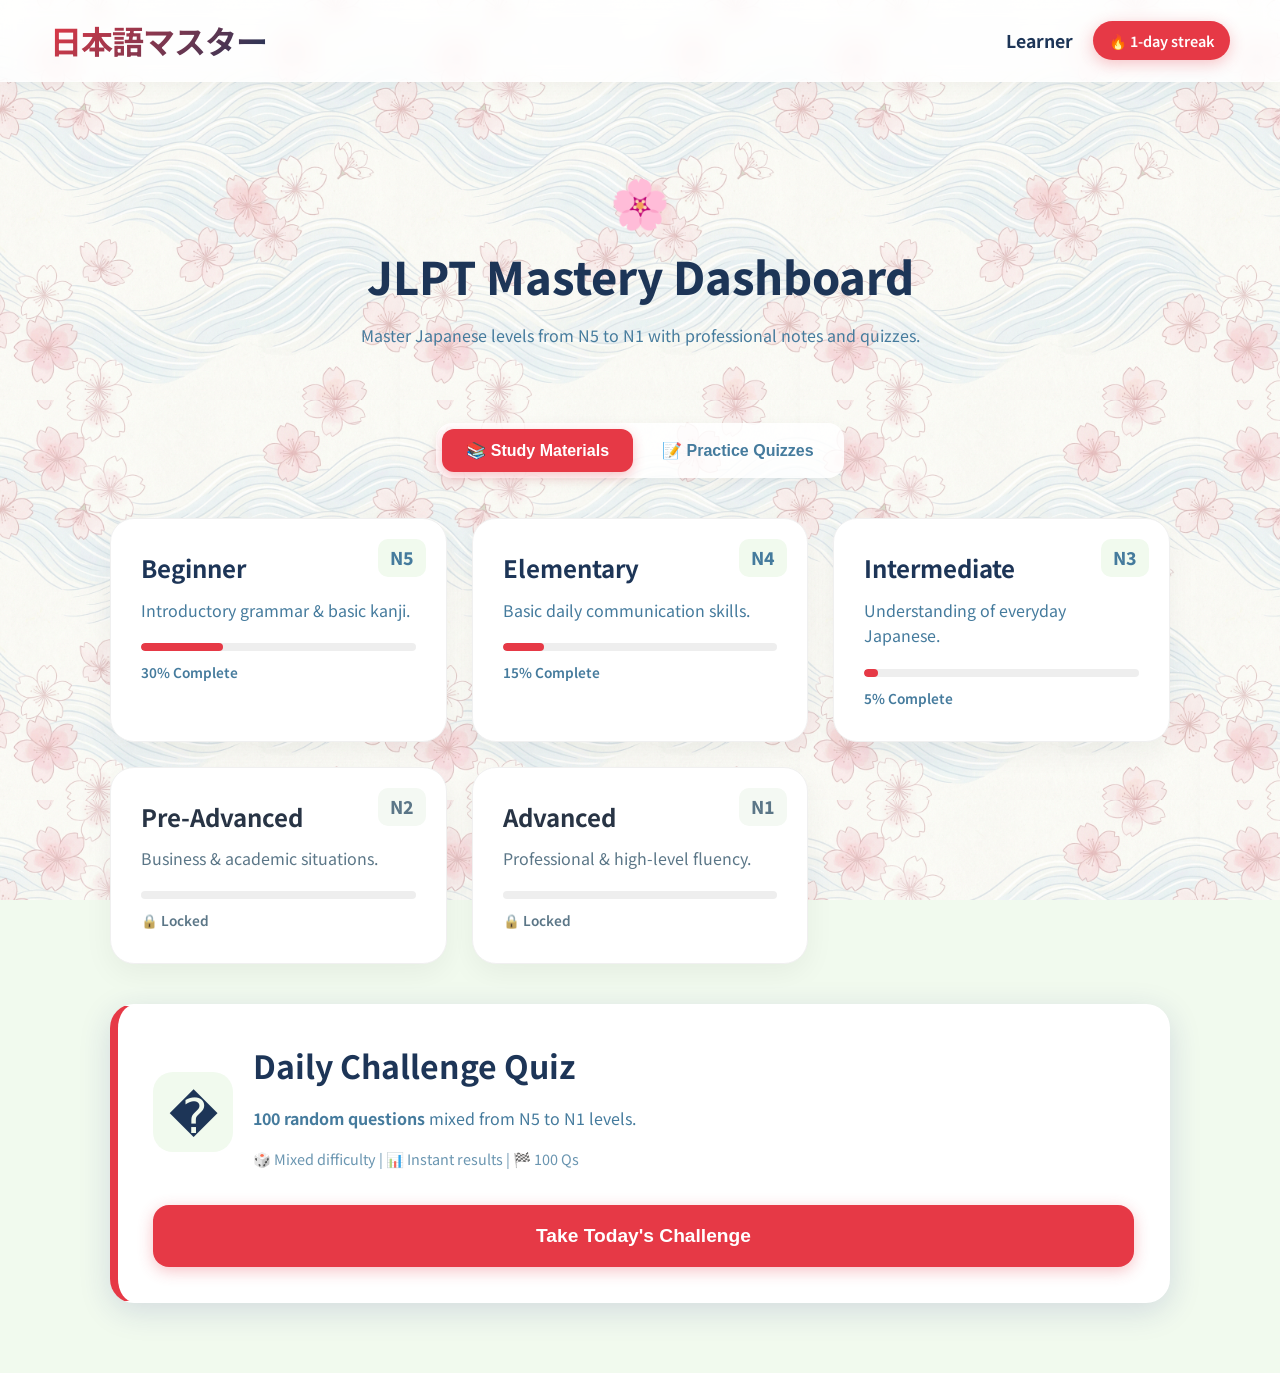
<file: index.html>
<!DOCTYPE html>
<html lang="en">

<head>
  <meta charset="UTF-8" />
  <meta name="viewport" content="width=device-width, initial-scale=1.0" />
  <title>日本語マスター | Dashboard</title>
  <link href="https://fonts.googleapis.com/css2?family=Noto+Sans+JP:wght@400;500;700;800&display=swap" rel="stylesheet">
  <link rel="stylesheet" href="css/style.css" />
  <style>
    /* Dashboard Specific Styles */
    .hero {
      padding: 40px 0;
      margin-bottom: 20px;
    }

    .sakura-icon {
      font-size: 3rem;
      margin-bottom: 10px;
      display: inline-block;
      animation: pulse 2s infinite;
    }

    @keyframes pulse {
      0% {
        transform: scale(1);
        opacity: 0.8;
      }

      50% {
        transform: scale(1.1);
        opacity: 1;
      }

      100% {
        transform: scale(1);
        opacity: 0.8;
      }
    }

    .tabs-container {
      display: flex;
      justify-content: center;
      margin-bottom: 40px;
    }

    .tabs {
      background: var(--glass);
      padding: 6px;
      border-radius: 16px;
      display: flex;
      gap: 5px;
      box-shadow: 0 4px 15px rgba(0, 0, 0, 0.05);
    }

    .tab-btn {
      padding: 12px 24px;
      border: none;
      background: transparent;
      border-radius: 12px;
      cursor: pointer;
      font-weight: 700;
      color: var(--text-light);
      transition: var(--transition);
      font-size: 1rem;
    }

    .tab-btn.active {
      background: var(--primary);
      color: white;
      box-shadow: 0 4px 12px rgba(230, 57, 70, 0.3);
    }

    .level-grid {
      display: grid;
      grid-template-columns: repeat(auto-fit, minmax(300px, 1fr));
      gap: 25px;
      margin-bottom: 40px;
    }

    .premium-card {
      background: var(--white);
      padding: 30px;
      border-radius: 24px;
      box-shadow: 0 10px 30px rgba(0, 0, 0, 0.05);
      transition: var(--transition);
      cursor: pointer;
      position: relative;
      overflow: hidden;
      border: 1px solid #f0f0f0;
    }

    .premium-card:hover {
      transform: translateY(-8px);
      box-shadow: 0 20px 40px rgba(0, 0, 0, 0.1);
      border-color: var(--primary);
    }

    .premium-card h3 {
      font-size: 1.5rem;
      margin-bottom: 10px;
      color: var(--secondary);
    }

    .level-badge {
      position: absolute;
      top: 20px;
      right: 20px;
      background: var(--light);
      color: var(--accent);
      padding: 5px 12px;
      border-radius: 10px;
      font-weight: 800;
      font-size: 1.1rem;
    }

    .progress-container {
      margin-top: 20px;
    }

    .progress-track {
      height: 8px;
      background: #eee;
      border-radius: 10px;
      overflow: hidden;
      margin-bottom: 8px;
    }

    .progress-fill {
      height: 100%;
      background: var(--primary);
      border-radius: 10px;
      transition: width 1s ease-in-out;
    }

    .premium-card span {
      font-size: 0.85rem;
      font-weight: 600;
      color: var(--text-light);
    }

    .locked {
      opacity: 0.8;
      filter: grayscale(0.5);
    }

    .featured-card {
      background: linear-gradient(135deg, var(--secondary), #2a9d8f);
      color: white;
      text-align: center;
    }

    .featured-card h2,
    .featured-card p {
      color: white;
    }

    .featured-badge {
      display: inline-block;
      background: rgba(255, 255, 255, 0.2);
      padding: 5px 15px;
      border-radius: 50px;
      font-size: 0.8rem;
      text-transform: uppercase;
      letter-spacing: 1px;
      margin-bottom: 15px;
    }

    .daily-challenge {
      background: var(--white);
      border-left: 8px solid var(--primary);
      display: flex;
      flex-direction: column;
      gap: 20px;
    }

    .challenge-header {
      display: flex;
      align-items: center;
      gap: 20px;
    }

    .challenge-icon {
      font-size: 3rem;
      background: var(--light);
      width: 80px;
      height: 80px;
      display: flex;
      align-items: center;
      justify-content: center;
      border-radius: 20px;
    }

    .daily-quiz-btn {
      background: var(--primary);
      color: white;
      border: none;
      padding: 20px;
      border-radius: 16px;
      font-size: 1.2rem;
      font-weight: 700;
      cursor: pointer;
      transition: var(--transition);
      width: 100%;
      box-shadow: 0 4px 15px rgba(230, 57, 70, 0.3);
    }

    .daily-quiz-btn:hover {
      transform: scale(1.02);
      box-shadow: 0 8px 25px rgba(230, 57, 70, 0.4);
    }

    .meta {
      font-size: 0.9rem;
      margin-top: 5px;
      opacity: 0.8;
    }
  </style>
</head>

<body>
  <nav class="navbar animate-fade">
    <div class="logo">日本語マスター</div>
    <div class="user-info">
      <span class="username">Learner</span>
      <span class="streak">🔥 1-day streak</span>
    </div>
  </nav>

  <div class="container animate-fade">
    <header class="hero text-center mb-4">
      <div class="sakura-icon">🌸</div>
      <h1>JLPT Mastery Dashboard</h1>
      <p>Master Japanese levels from N5 to N1 with professional notes and quizzes.</p>
    </header>

    <!-- Tabs -->
    <div class="tabs-container">
      <div class="tabs">
        <button class="tab-btn active" id="tab-study" onclick="showSection('study')">📚 Study Materials</button>
        <button class="tab-btn" id="tab-quiz" onclick="showSection('quiz')">📝 Practice Quizzes</button>
      </div>
    </div>

    <!-- Study Section -->
    <div id="studySection" class="animate-fade">
      <div class="level-grid">
        <!-- N5 -->
        <div class="premium-card animate-slide" onclick="window.location.href='study-materials.html?level=N5'">
          <div class="level-badge">N5</div>
          <h3>Beginner</h3>
          <p>Introductory grammar & basic kanji.</p>
          <div class="progress-container">
            <div class="progress-track">
              <div class="progress-fill" style="width:30%"></div>
            </div>
            <span>30% Complete</span>
          </div>
        </div>

        <!-- N4 -->
        <div class="premium-card animate-slide" style="animation-delay: 0.1s"
          onclick="window.location.href='study-materials.html?level=N4'">
          <div class="level-badge">N4</div>
          <h3>Elementary</h3>
          <p>Basic daily communication skills.</p>
          <div class="progress-container">
            <div class="progress-track">
              <div class="progress-fill" style="width:15%"></div>
            </div>
            <span>15% Complete</span>
          </div>
        </div>

        <!-- N3 -->
        <div class="premium-card animate-slide" style="animation-delay: 0.2s"
          onclick="window.location.href='study-materials.html?level=N3'">
          <div class="level-badge">N3</div>
          <h3>Intermediate</h3>
          <p>Understanding of everyday Japanese.</p>
          <div class="progress-container">
            <div class="progress-track">
              <div class="progress-fill" style="width:5%"></div>
            </div>
            <span>5% Complete</span>
          </div>
        </div>

        <!-- N2 -->
        <div class="premium-card locked animate-slide" style="animation-delay: 0.3s"
          onclick="window.location.href='study-materials.html?level=N2'">
          <div class="level-badge">N2</div>
          <h3>Pre-Advanced</h3>
          <p>Business & academic situations.</p>
          <div class="progress-container">
            <div class="progress-track">
              <div class="progress-fill" style="width:0%"></div>
            </div>
            <span>🔒 Locked</span>
          </div>
        </div>

        <!-- N1 -->
        <div class="premium-card locked animate-slide" style="animation-delay: 0.4s"
          onclick="window.location.href='study-materials.html?level=N1'">
          <div class="level-badge">N1</div>
          <h3>Advanced</h3>
          <p>Professional & high-level fluency.</p>
          <div class="progress-container">
            <div class="progress-track">
              <div class="progress-fill" style="width:0%"></div>
            </div>
            <span>🔒 Locked</span>
          </div>
        </div>
      </div>
    </div>

    <!-- Quiz Section -->
    <div id="quizSection" class="animate-fade" style="display:none;">
      <div class="card featured-card animate-slide">
        <div class="featured-badge">JLPT Arena</div>
        <h2>📝 JLPT Practice Exam</h2>
        <p>Test your knowledge with randomized questions tailored for each JLPT level.</p>
        <p style="opacity: 0.9; font-size: 0.95rem; margin-bottom: 25px;">
          🔁 Questions are shuffled every time you start a new session.
        </p>
        <button class="btn btn-primary" style="padding: 16px 40px; font-size: 1.2rem;"
          onclick="window.location.href='quiz.html'">
          🚀 Start Level Quiz
        </button>
      </div>
    </div>

    <!-- Daily Quiz Section -->
    <div class="card daily-challenge animate-fade">
      <div class="challenge-header">
        <div class="challenge-icon">�</div>
        <div class="challenge-text">
          <h2>Daily Challenge Quiz</h2>
          <p><strong>100 random questions</strong> mixed from N5 to N1 levels.</p>
          <p class="meta">🎲 Mixed difficulty | 📊 Instant results | 🏁 100 Qs</p>
        </div>
      </div>
      <button class="daily-quiz-btn" onclick="startDailyQuiz()">
        Take Today's Challenge
      </button>
    </div>
  </div>

  <script src="js/app.js"></script>
</body>

</html>
</file>
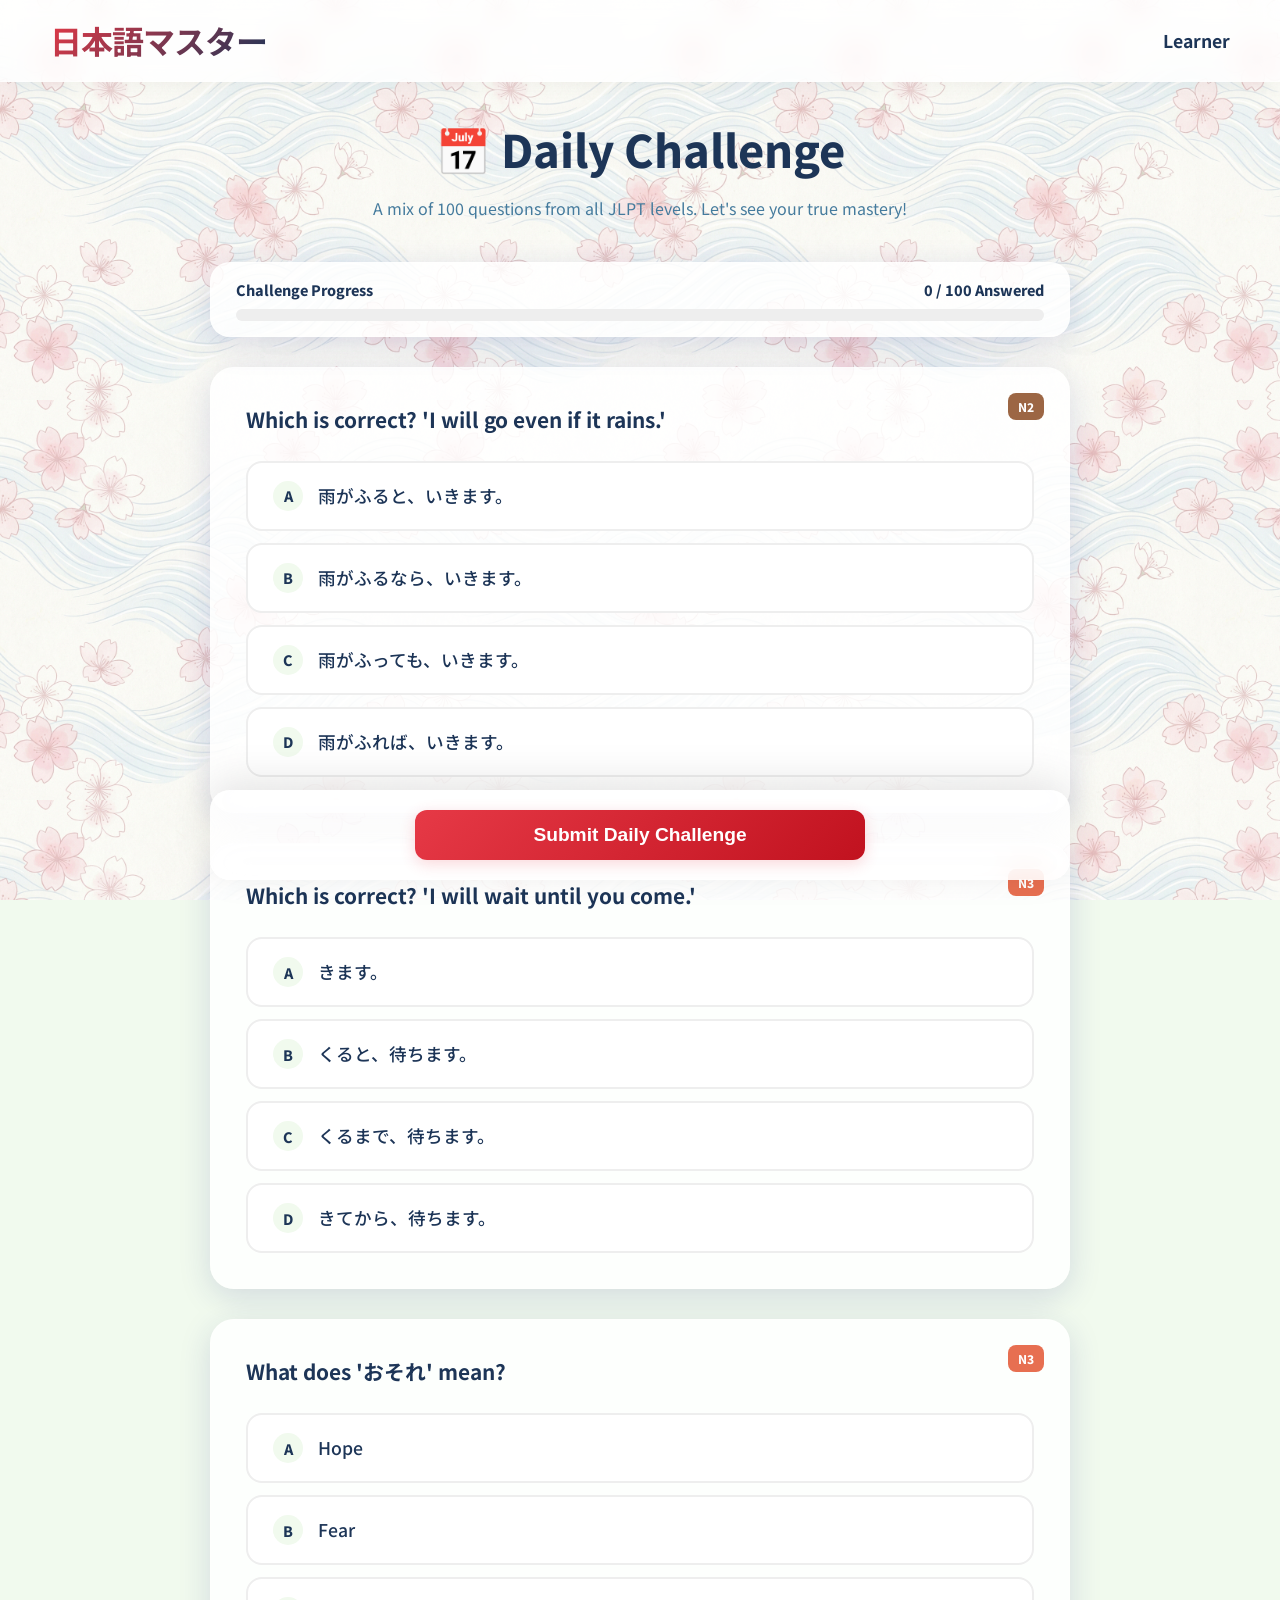
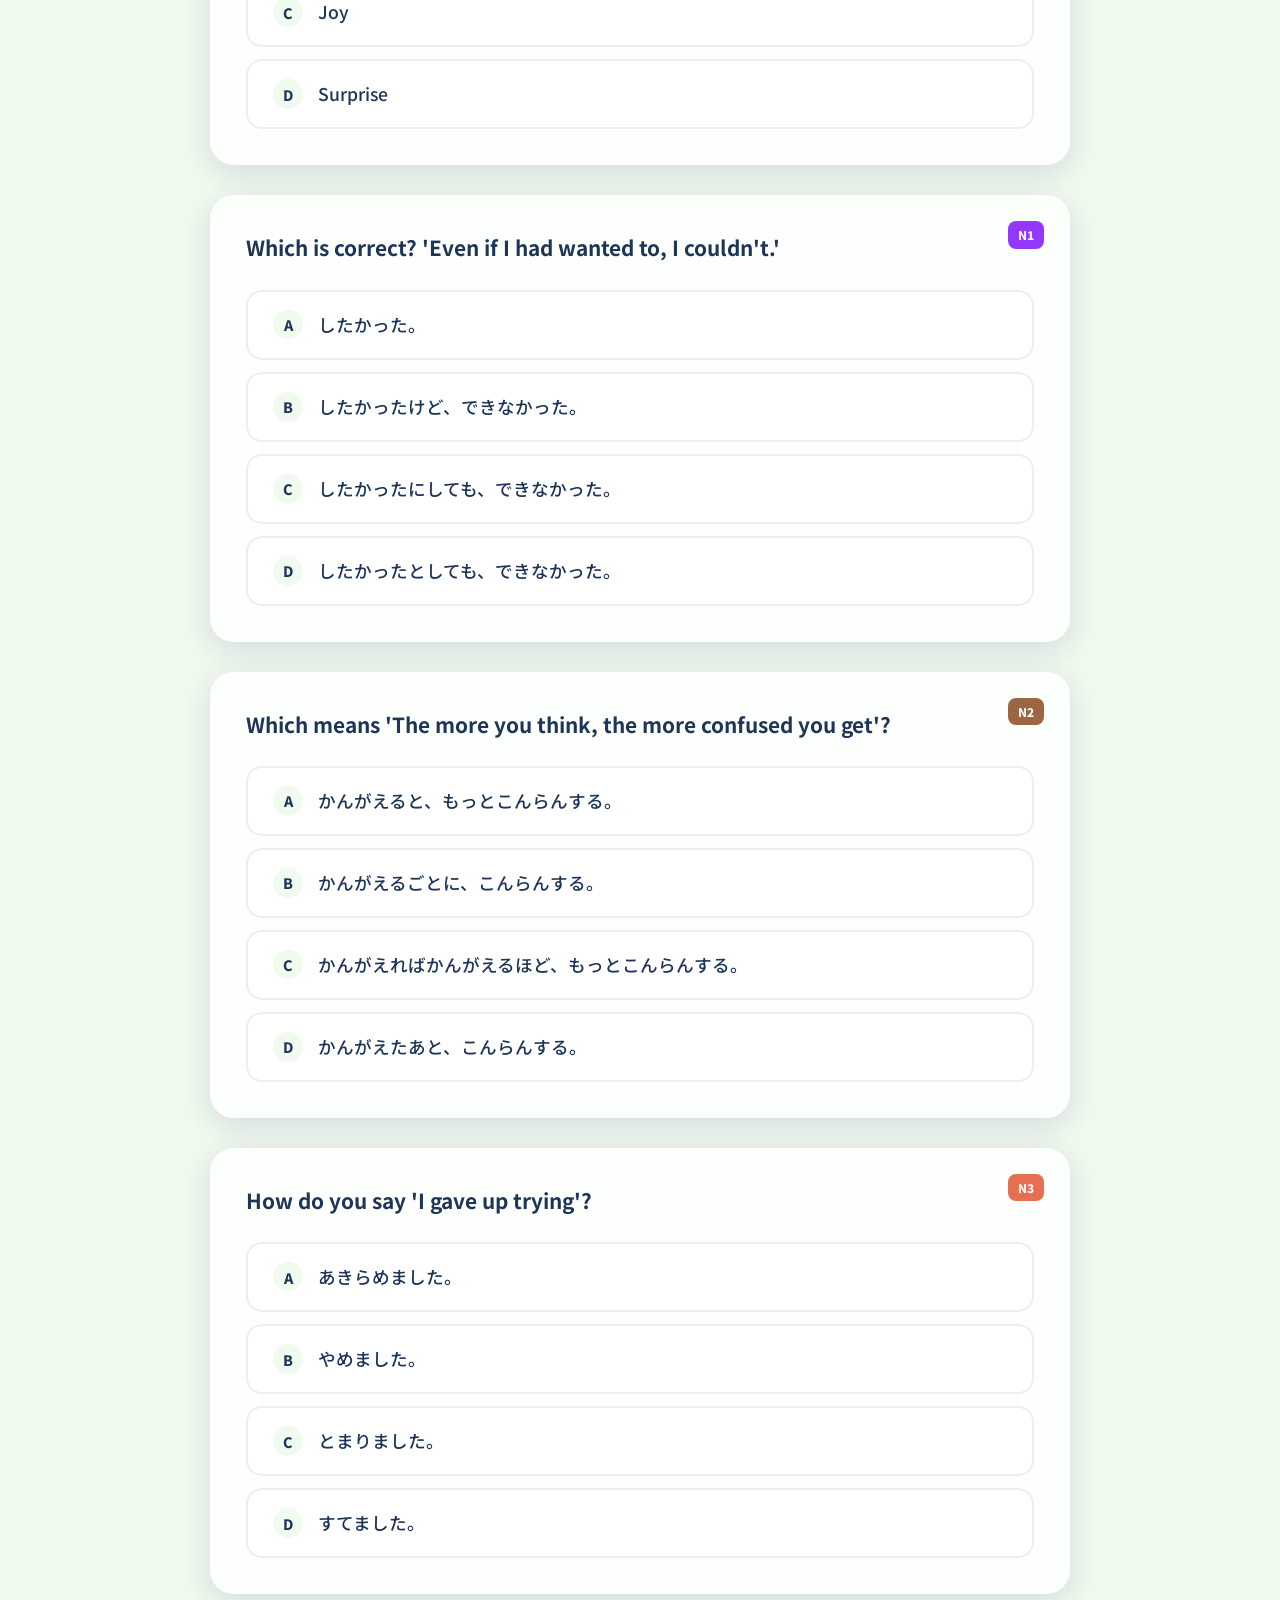
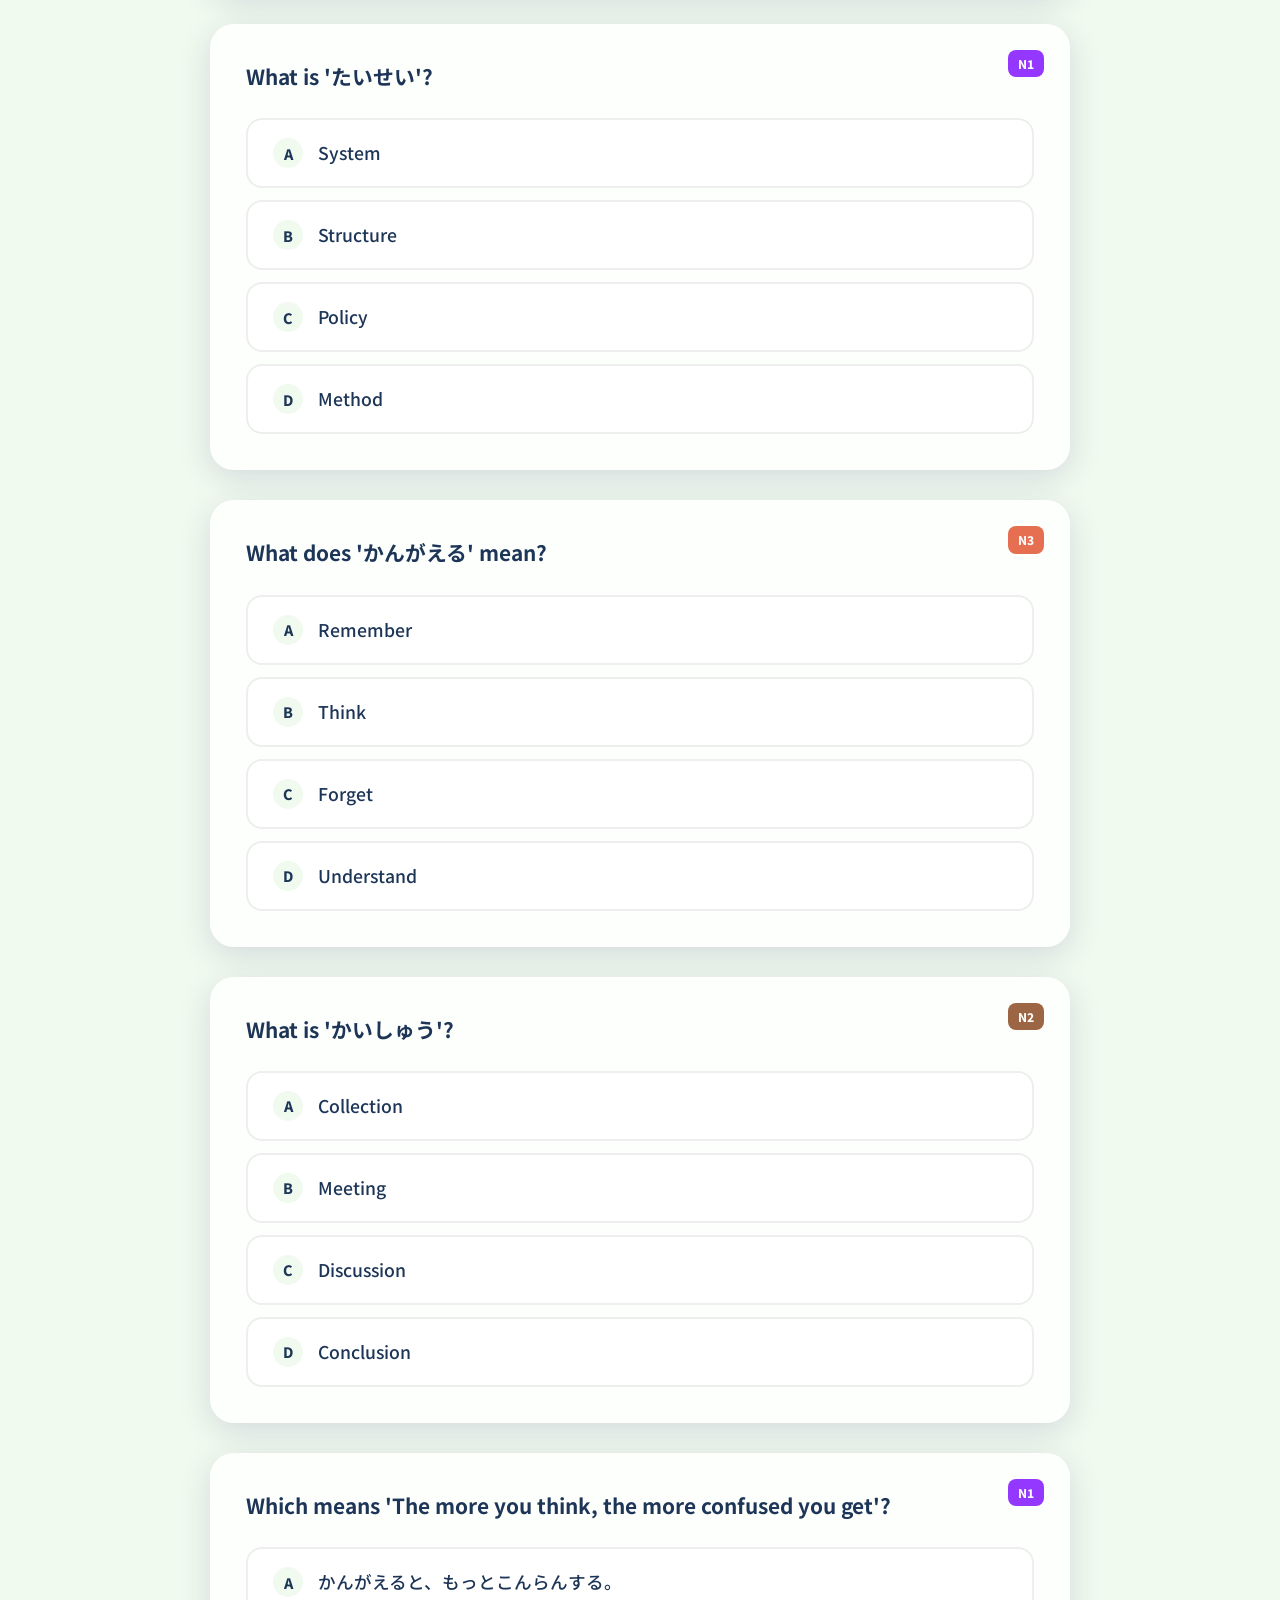
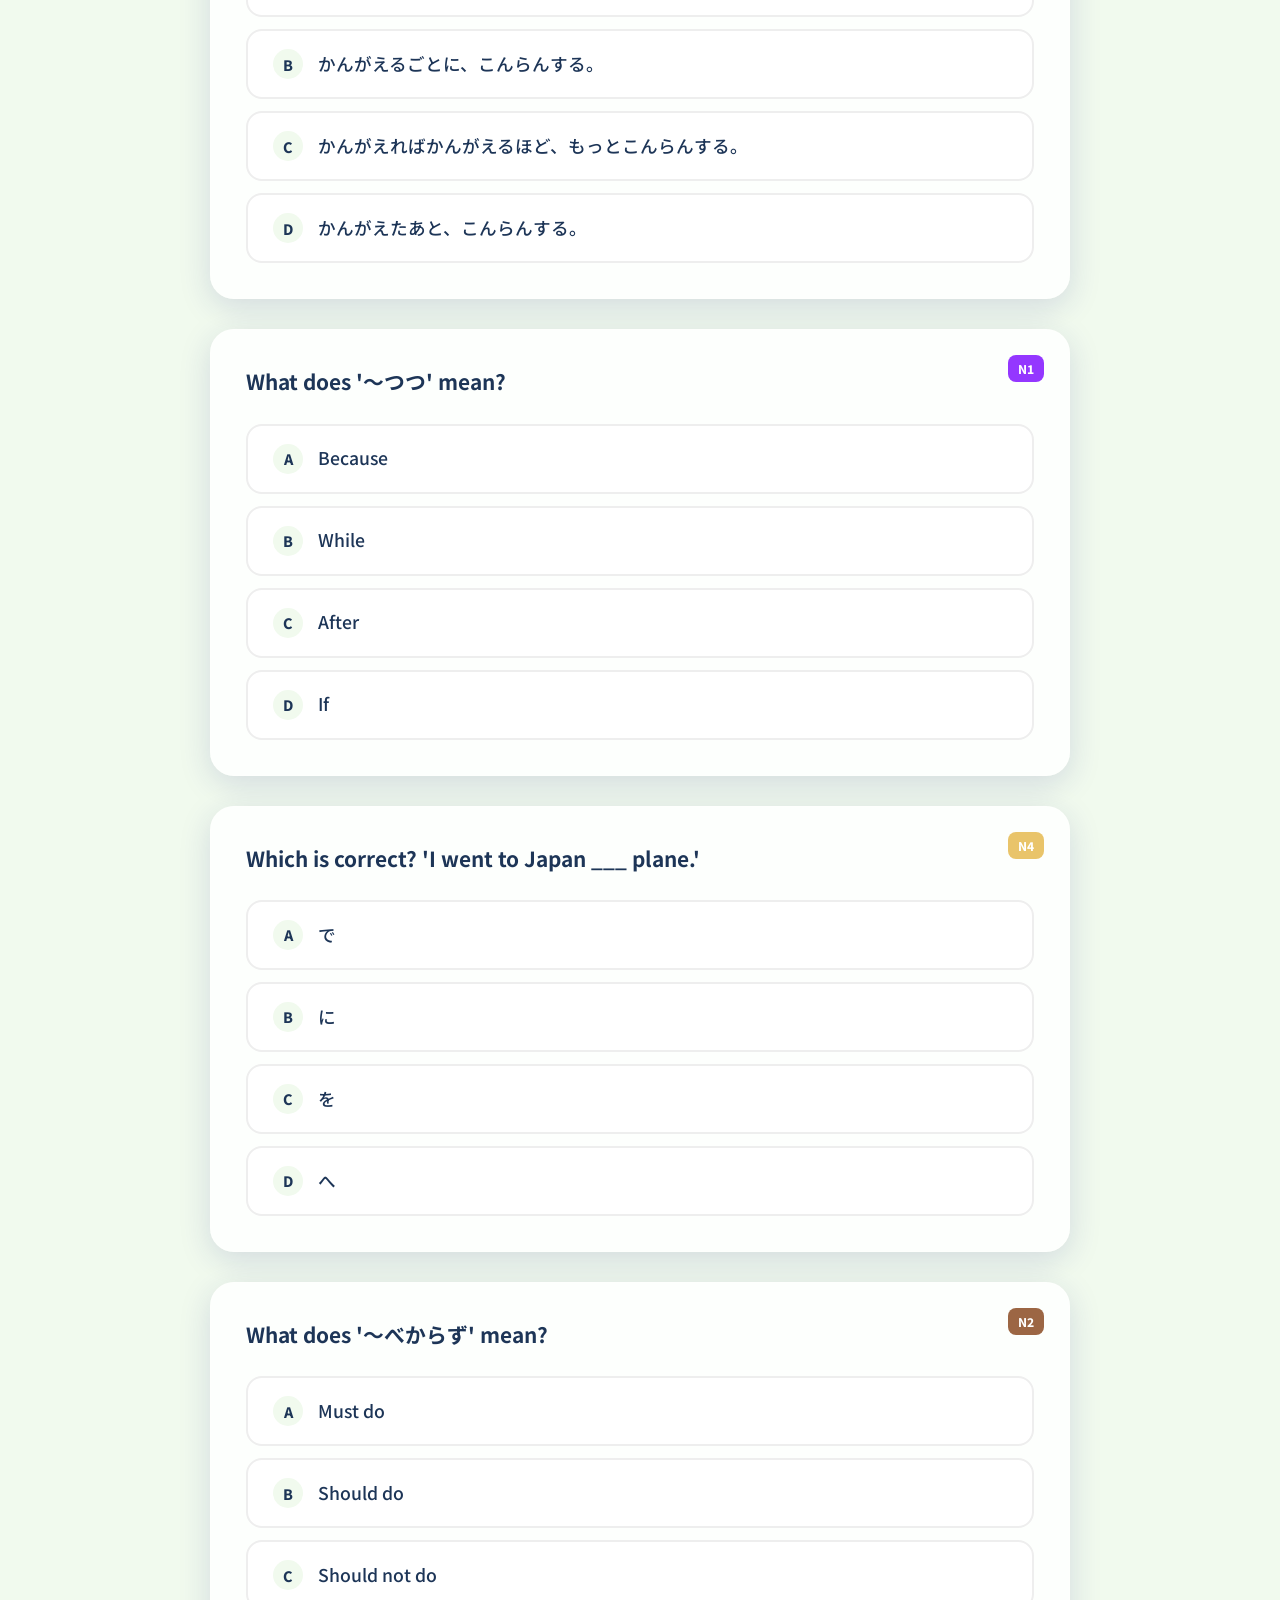
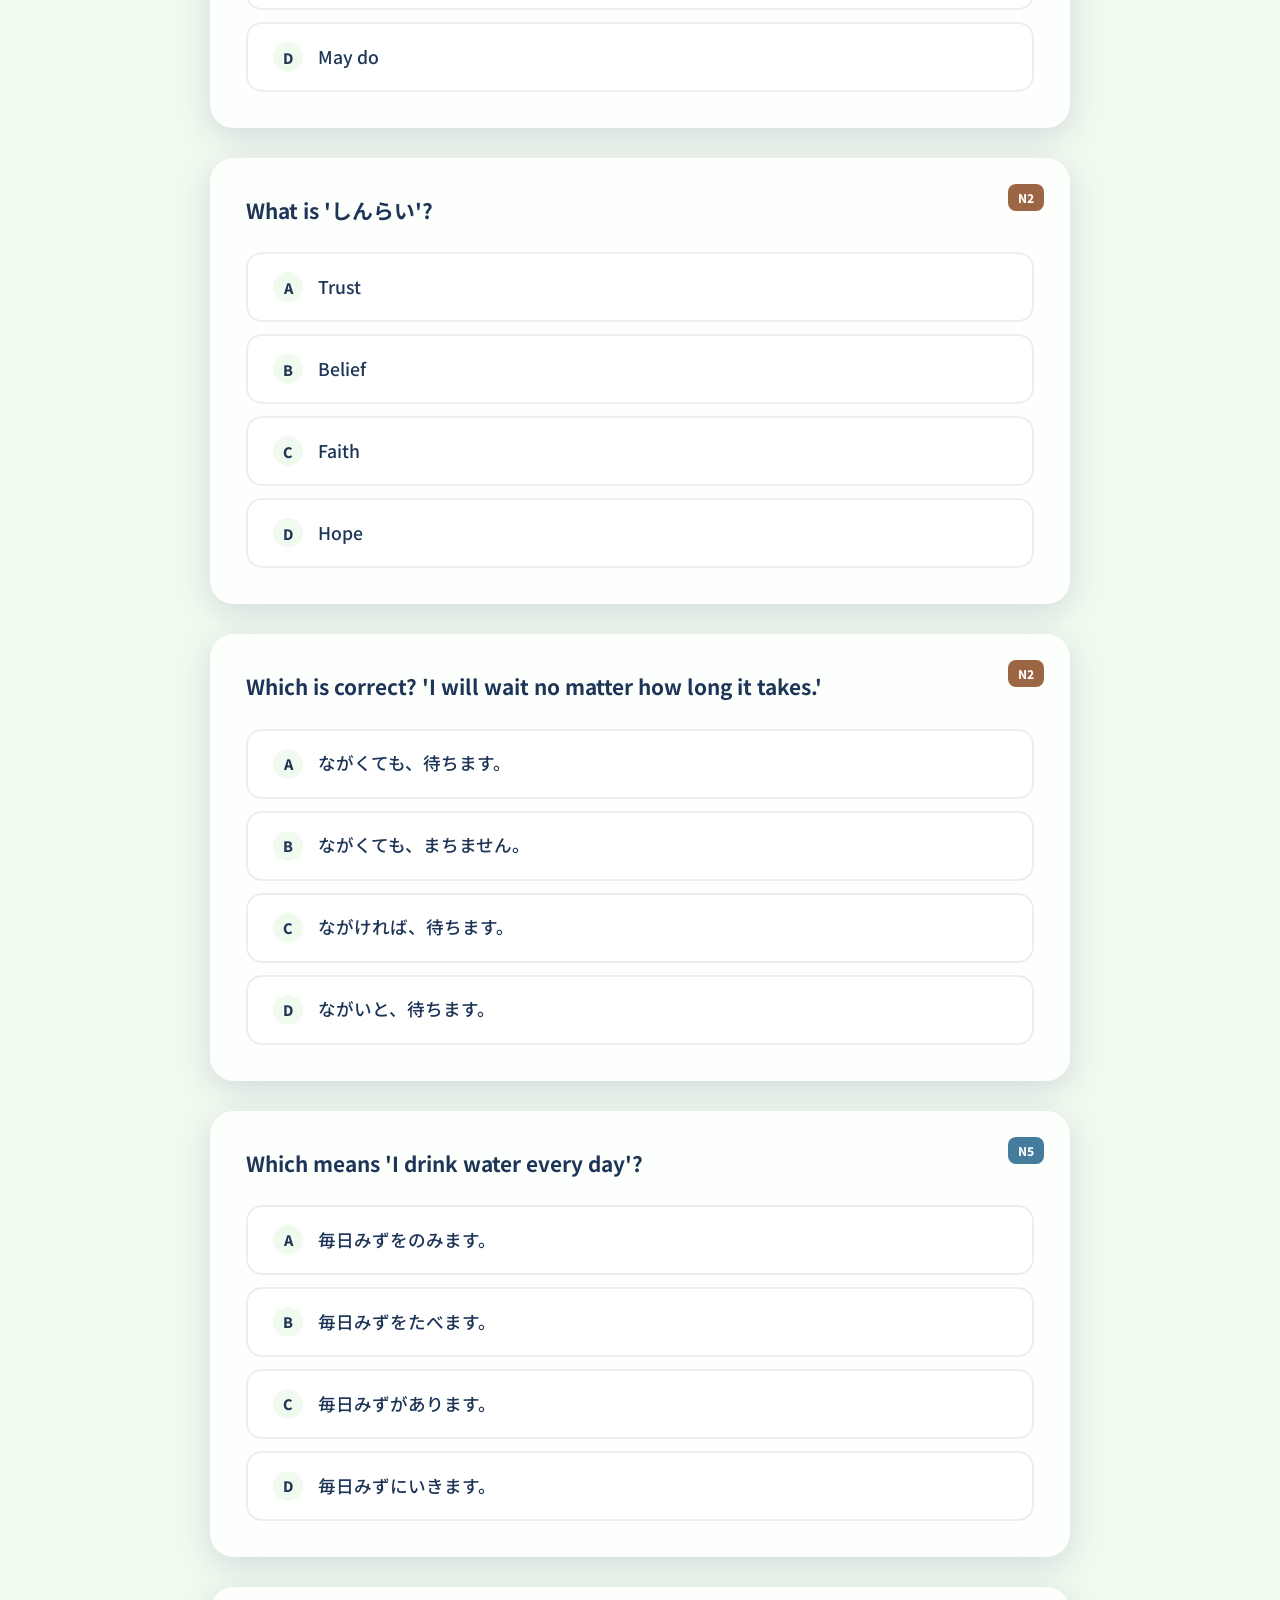
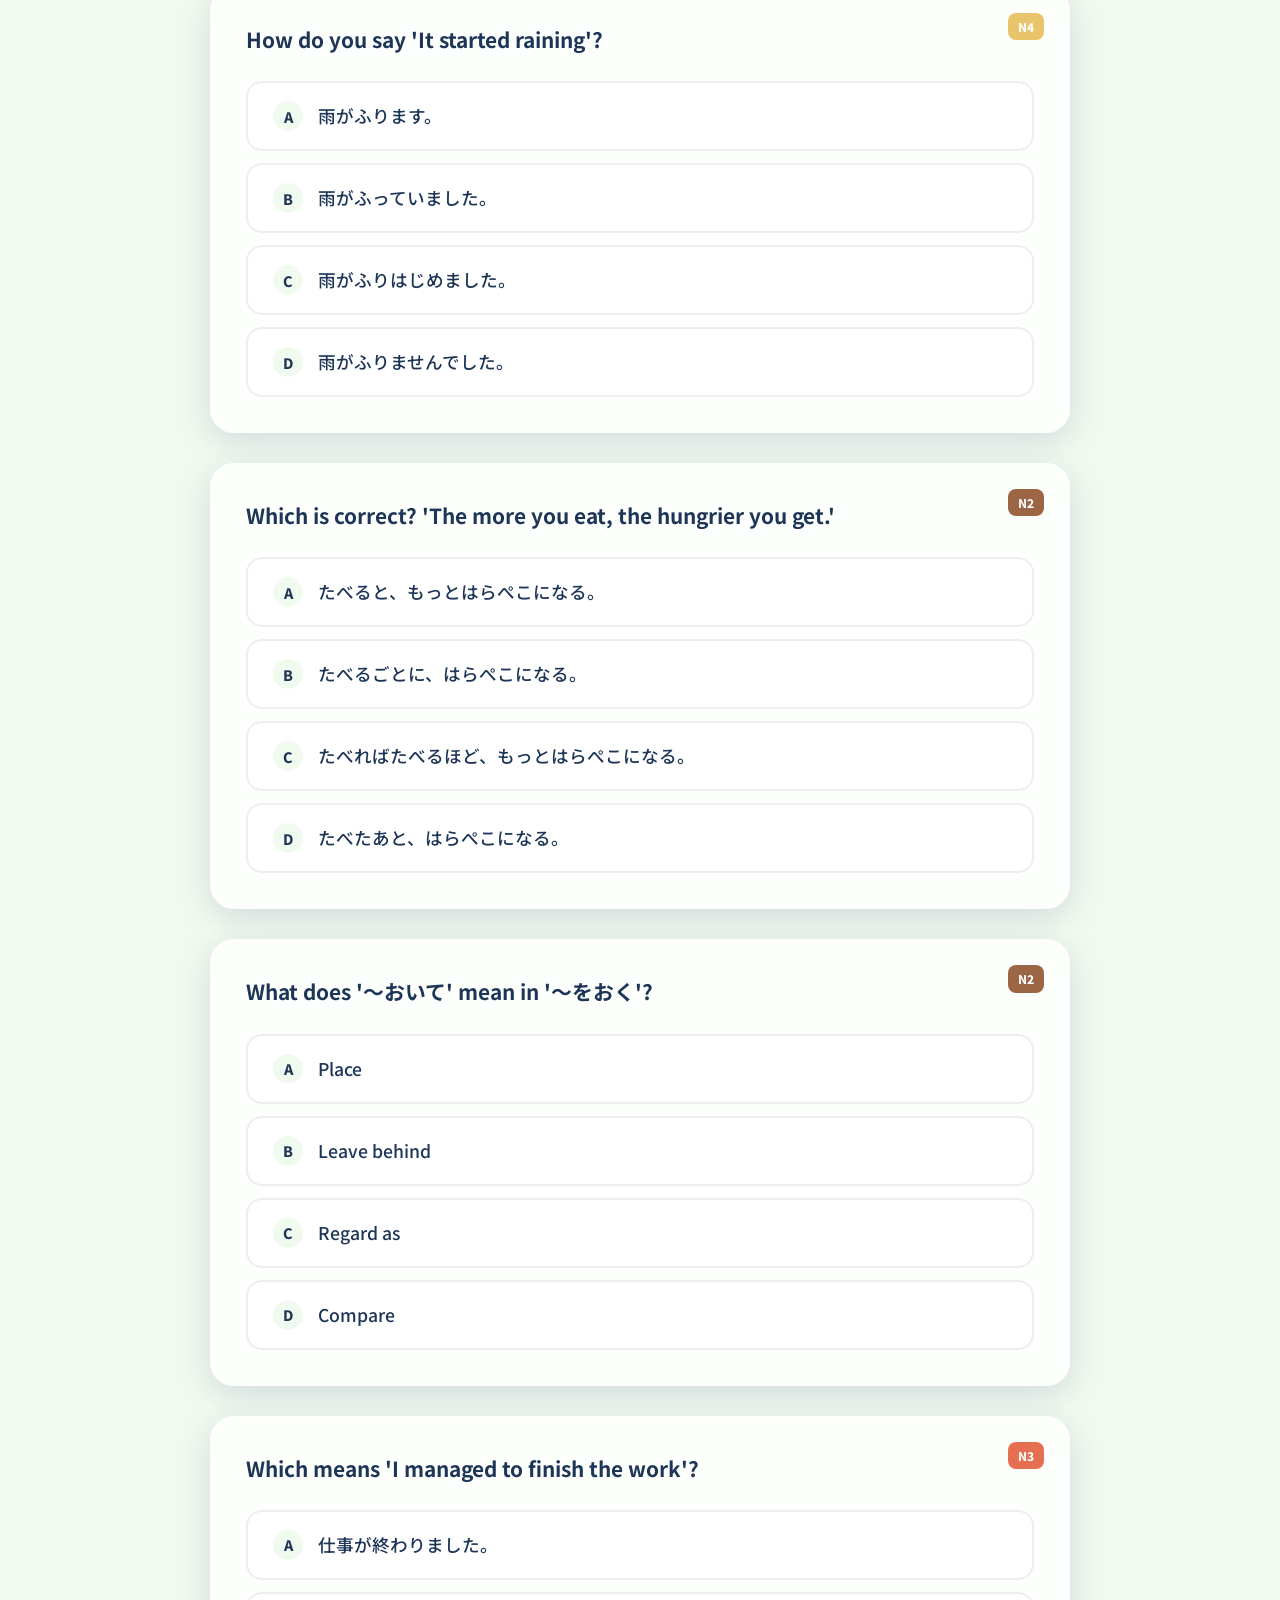
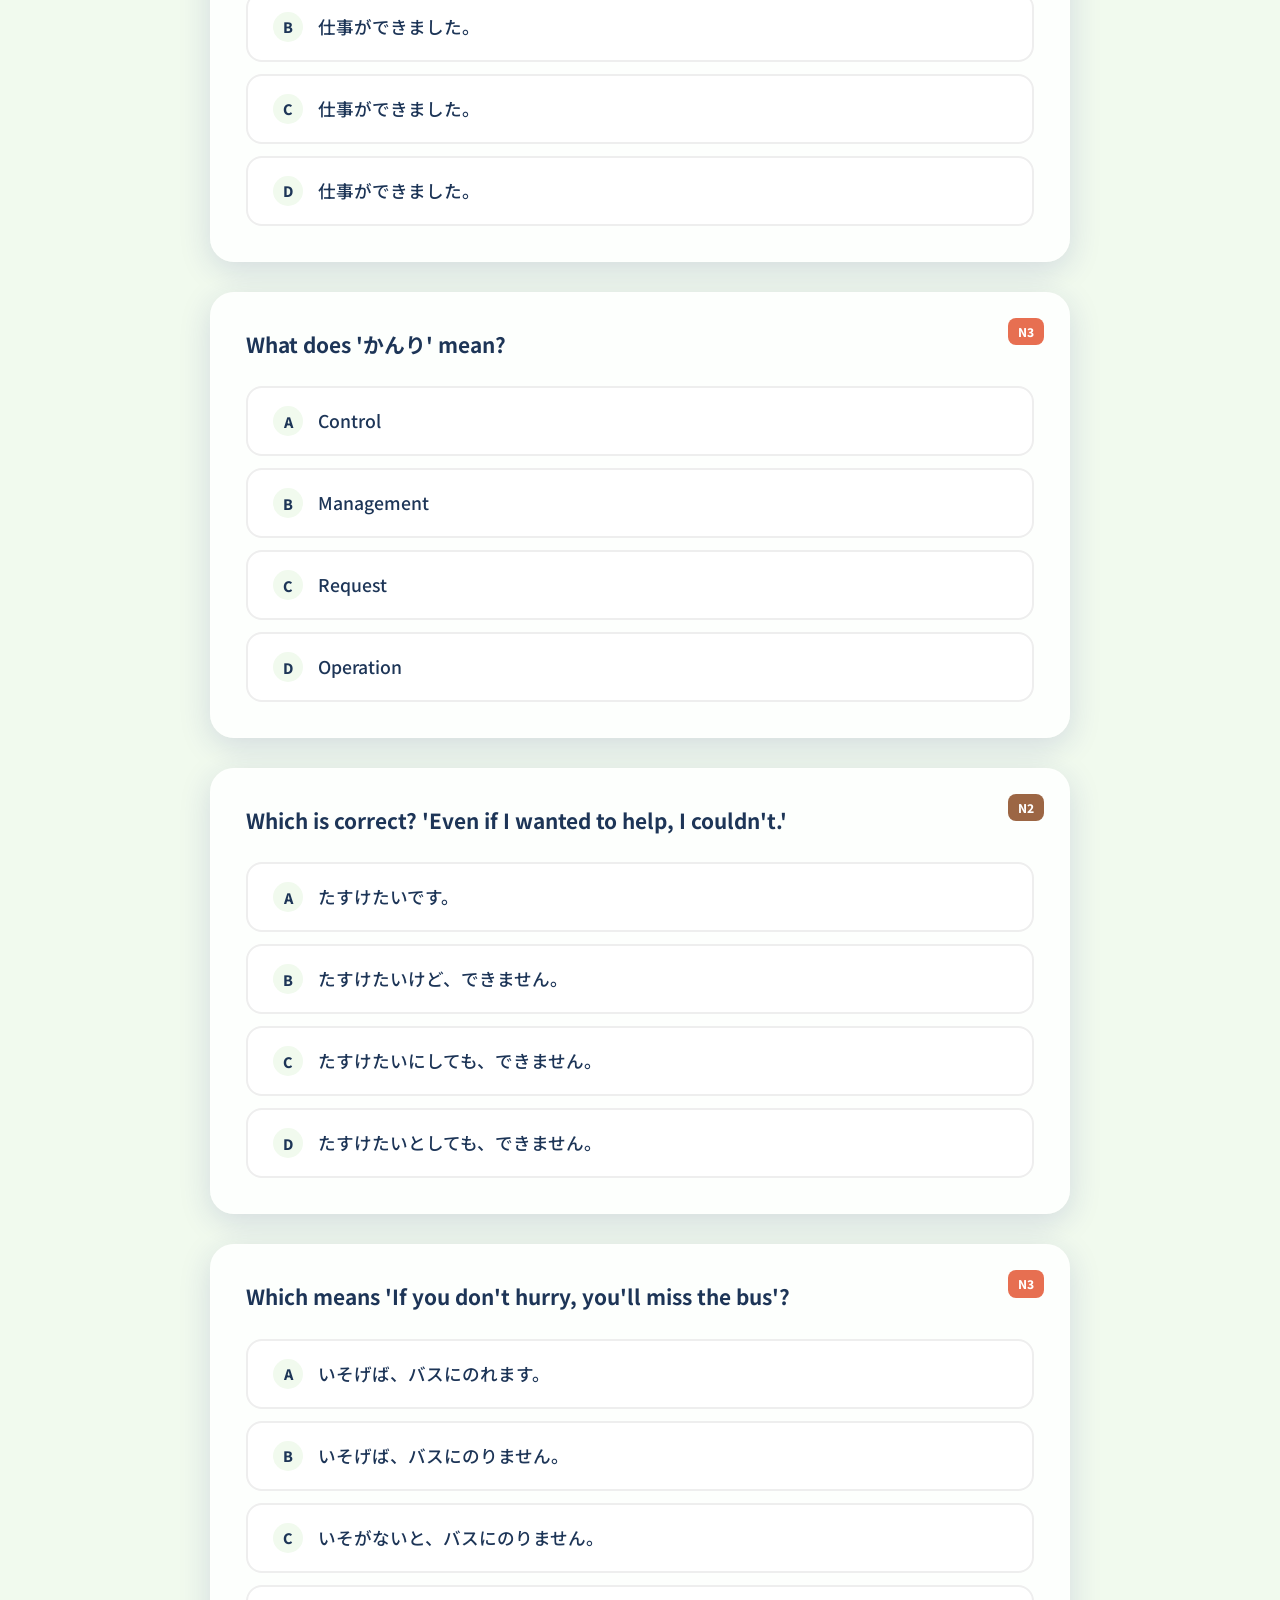
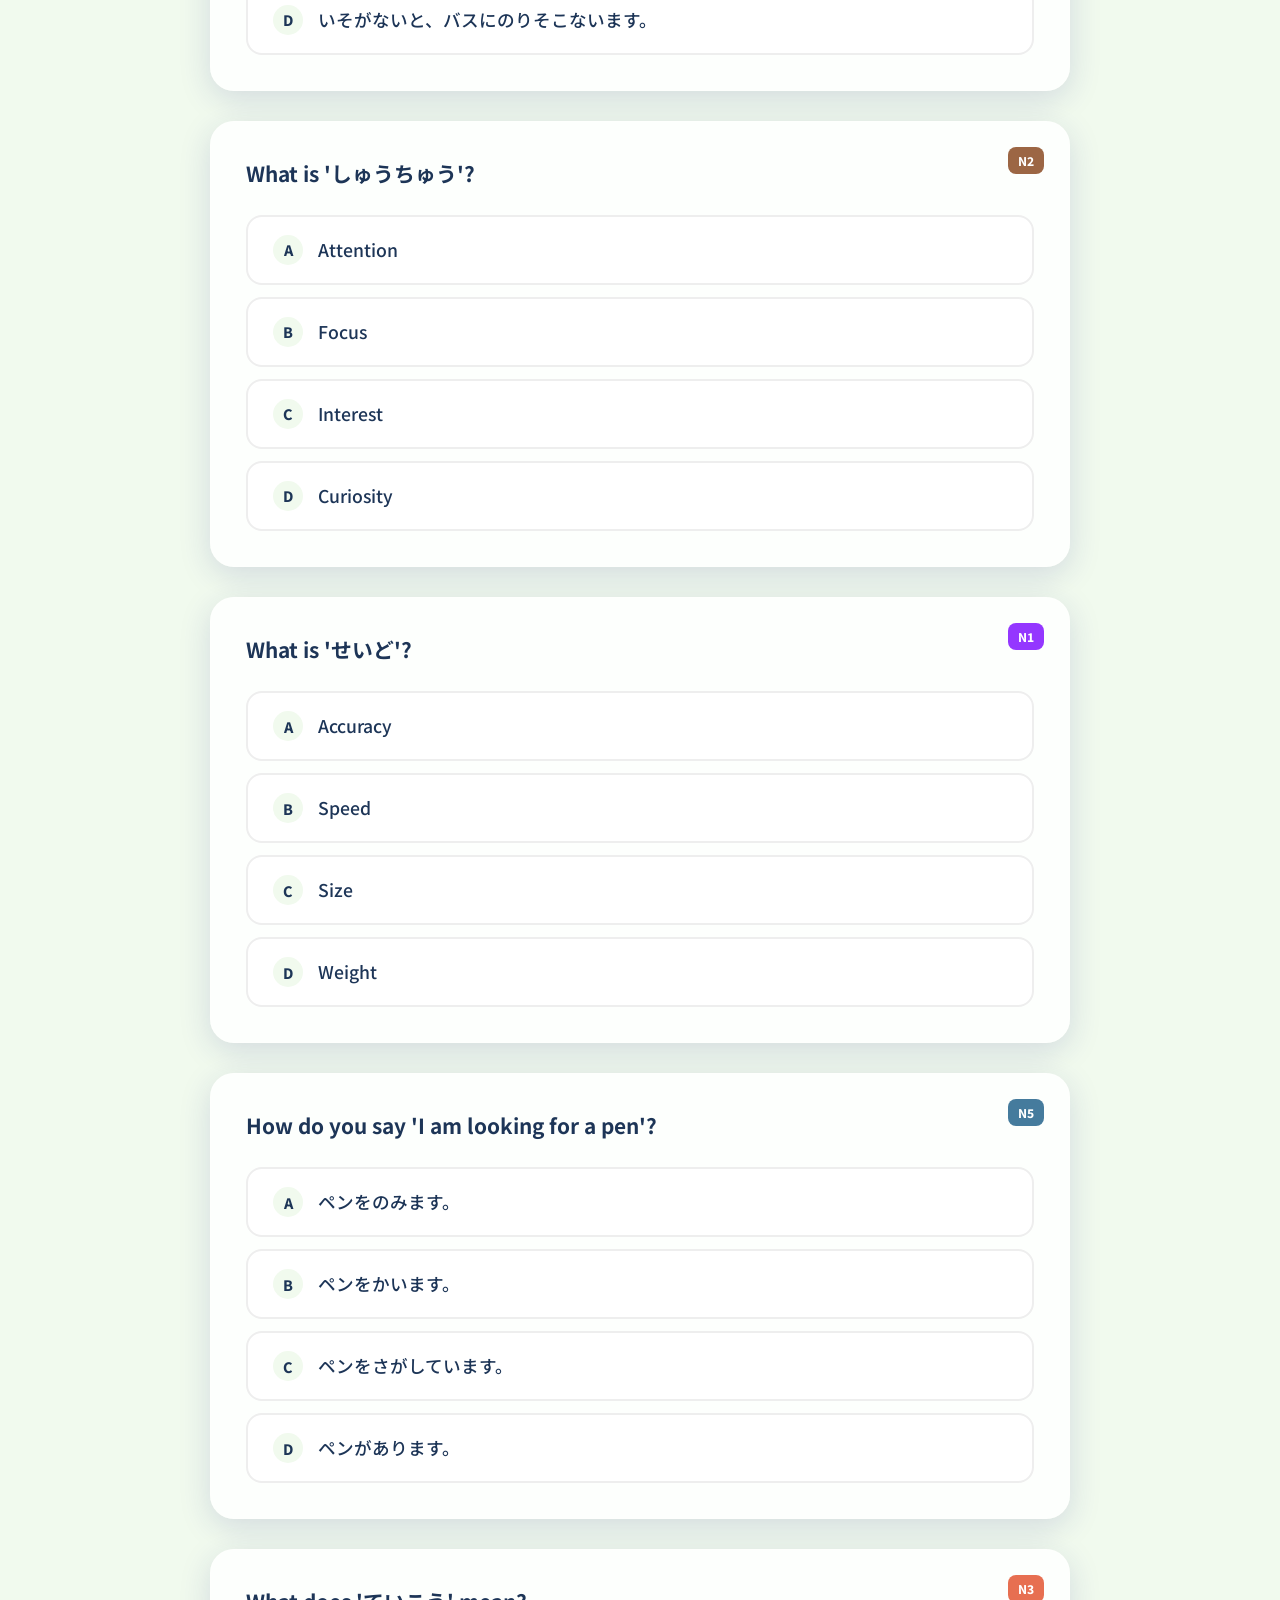
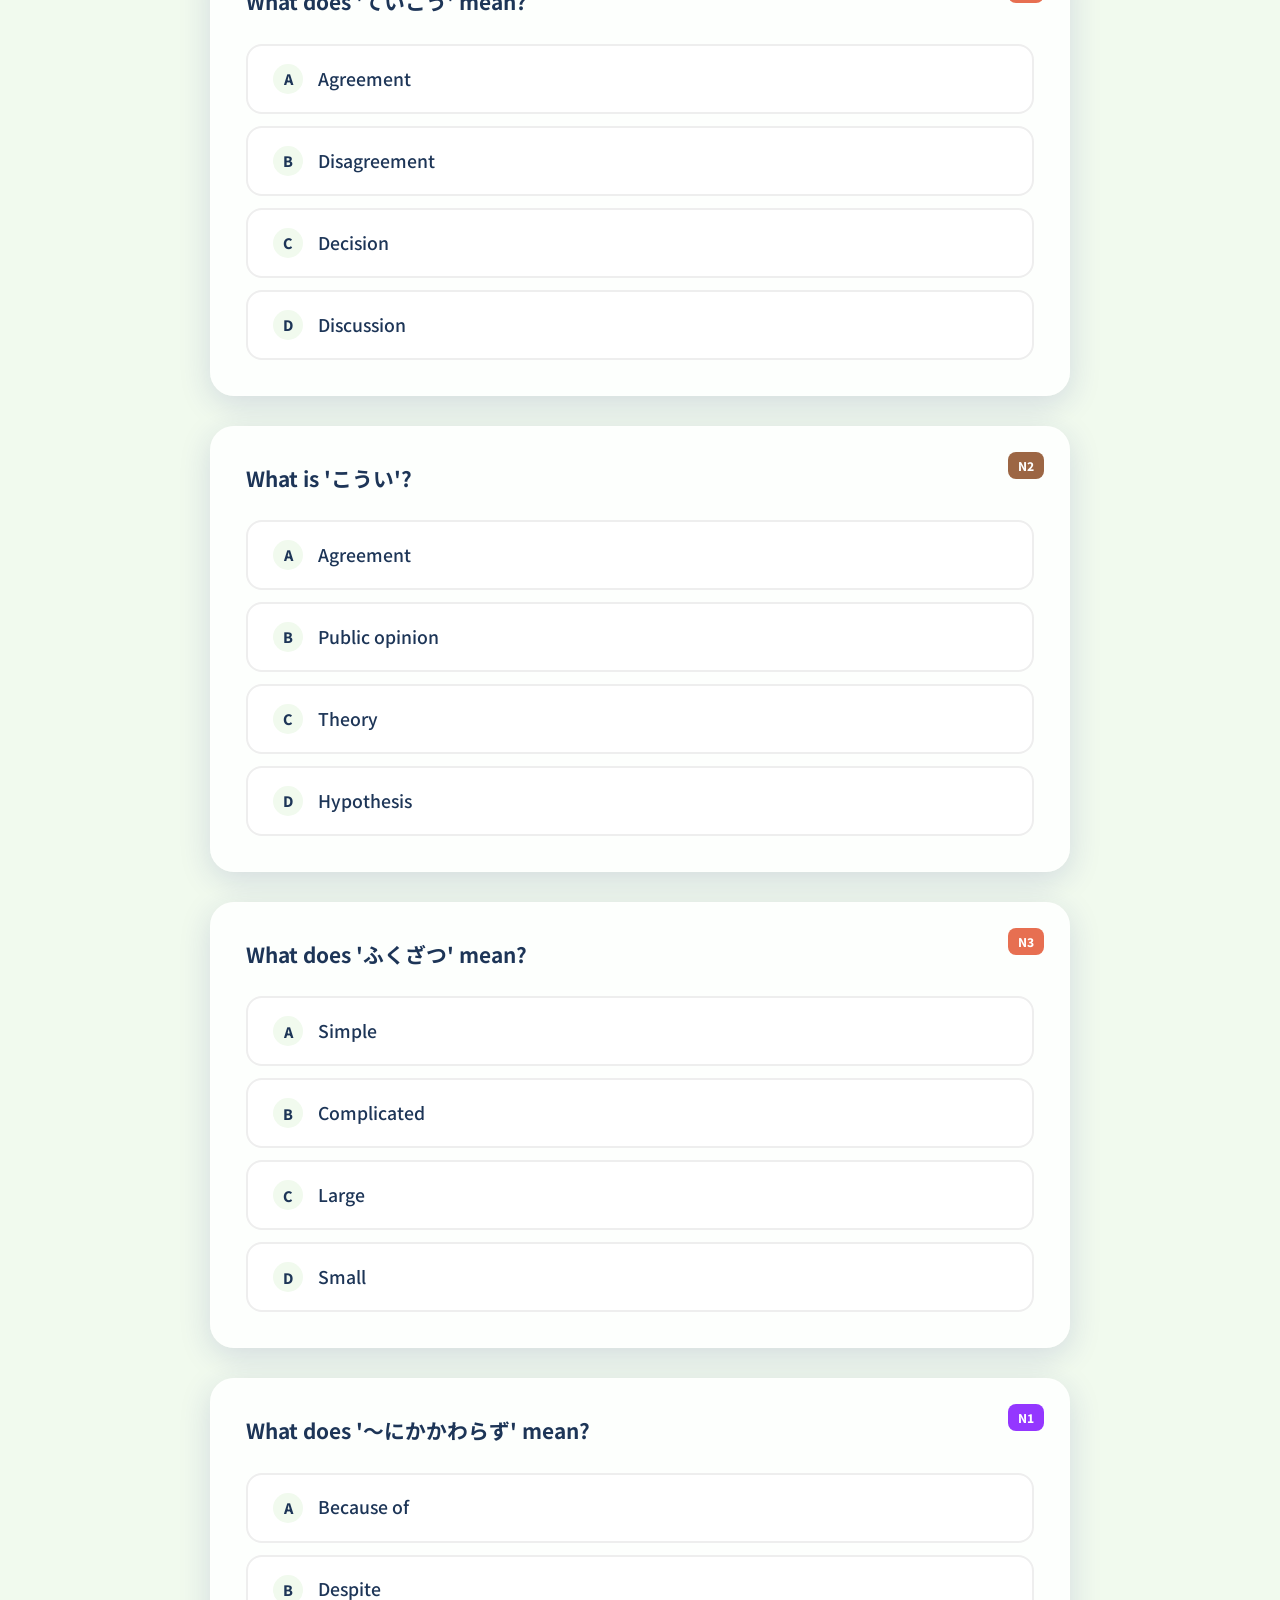
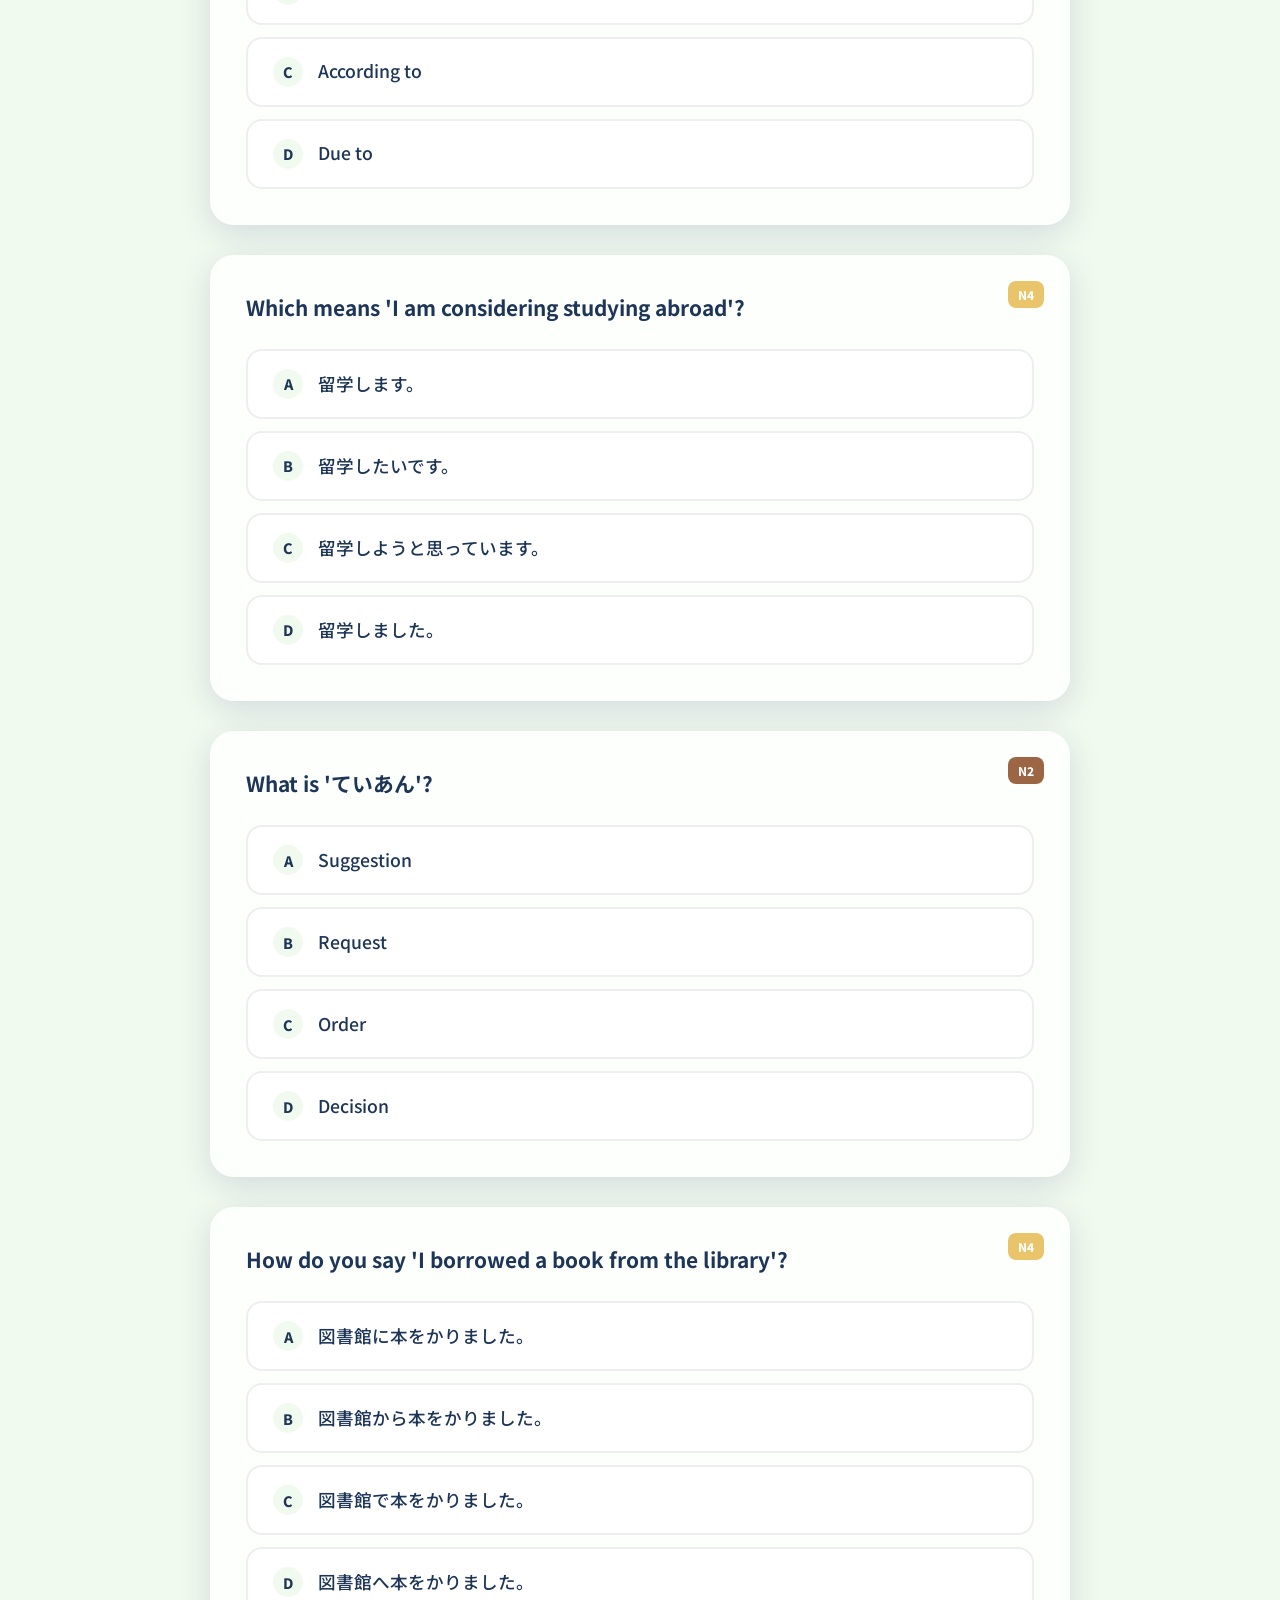
<file: daily-quiz.html>
<!DOCTYPE html>
<html lang="en">

<head>
  <meta charset="UTF-8" />
  <meta name="viewport" content="width=device-width, initial-scale=1.0" />
  <title>📅 Daily Quiz | 日本語マスター</title>
  <link href="https://fonts.googleapis.com/css2?family=Noto+Sans+JP:wght@400;500;700;800&display=swap" rel="stylesheet">
  <link rel="stylesheet" href="css/style.css" />
  <style>
    .daily-header {
      text-align: center;
      margin-bottom: 40px;
    }

    .progress-bar-fixed {
      position: sticky;
      top: 80px;
      z-index: 900;
      background: var(--glass);
      backdrop-filter: blur(10px);
      padding: 15px 25px;
      border-radius: 20px;
      margin-bottom: 30px;
      border: 1px solid var(--glass-border);
      box-shadow: var(--shadow);
    }

    .progress-info {
      display: flex;
      justify-content: space-between;
      margin-bottom: 8px;
    }

    .progress-label {
      font-weight: 800;
      color: var(--secondary);
      font-size: 0.9rem;
    }

    .progress-track-premium {
      height: 12px;
      background: #eee;
      border-radius: 50px;
      overflow: hidden;
    }

    .progress-fill-premium {
      height: 100%;
      background: linear-gradient(90deg, var(--primary), #2a9d8f);
      width: 0%;
      transition: width 0.4s cubic-bezier(0.175, 0.885, 0.32, 1.275);
    }

    .question-box {
      margin-bottom: 30px;
      position: relative;
    }

    .level-tag {
      position: absolute;
      top: 25px;
      right: 25px;
      font-size: 0.75rem;
      font-weight: 800;
      color: white;
      padding: 4px 10px;
      border-radius: 8px;
    }

    .n5 {
      background: #457b9d;
    }

    .n4 {
      background: #e9c46a;
    }

    .n3 {
      background: #e76f51;
    }

    .n2 {
      background: #9c6644;
    }

    .n1 {
      background: #9437ff;
    }

    .q-text {
      font-size: 1.3rem;
      font-weight: 700;
      color: var(--secondary);
      margin-bottom: 25px;
    }

    .options-grid {
      display: grid;
      gap: 12px;
    }

    .option-btn {
      background: white;
      border: 2px solid #eee;
      padding: 18px 25px;
      border-radius: 16px;
      text-align: left;
      cursor: pointer;
      font-size: 1.1rem;
      font-weight: 500;
      transition: var(--transition);
      display: flex;
      align-items: center;
      gap: 15px;
    }

    .option-btn:hover {
      border-color: var(--accent);
      background: var(--light);
    }

    .option-btn.selected {
      border-color: var(--primary);
      background: rgba(230, 57, 70, 0.05);
      color: var(--primary);
      font-weight: 700;
    }

    .opt-char {
      width: 30px;
      height: 30px;
      background: var(--light);
      display: flex;
      align-items: center;
      justify-content: center;
      border-radius: 50%;
      font-size: 0.9rem;
      font-weight: 800;
      color: var(--secondary);
    }

    .option-btn.selected .opt-char {
      background: var(--primary);
      color: white;
    }

    .submit-bar {
      position: sticky;
      bottom: 20px;
      background: var(--glass);
      backdrop-filter: blur(15px);
      padding: 20px;
      border-radius: 20px;
      box-shadow: 0 -10px 40px rgba(0, 0, 0, 0.1);
      margin-top: 50px;
      display: flex;
      justify-content: center;
      z-index: 1000;
    }
  </style>
</head>

<body>
  <nav class="navbar animate-fade">
    <div class="logo">日本語マスター</div>
    <div class="user-info">
      <span class="username">Learner</span>
    </div>
  </nav>

  <div class="container animate-fade" style="max-width: 900px;">
    <header class="daily-header">
      <h1>📅 Daily Challenge</h1>
      <p>A mix of 100 questions from all JLPT levels. Let's see your true mastery!</p>
    </header>

    <div class="progress-bar-fixed">
      <div class="progress-info">
        <span class="progress-label">Challenge Progress</span>
        <span class="progress-label" id="progressText">0 / 100 Answered</span>
      </div>
      <div class="progress-track-premium">
        <div class="progress-fill-premium" id="progressFill"></div>
      </div>
    </div>

    <div id="quizContainer">
      <!-- Questions loaded by JS -->
    </div>

    <div class="submit-bar">
      <button class="btn btn-primary" onclick="submitQuiz()" style="width: 100%; max-width: 450px; font-size: 1.2rem;">
        Submit Daily Challenge
      </button>
    </div>
  </div>

  <script src="js/quiz-data.js"></script>
  <script>
    const TOTAL_QUESTIONS = 100;
    let userAnswers = {};
    let shuffledQuestions = [];

    window.onload = function () {
      const usernameEl = document.querySelector('.navbar .user-info .username');
      if (usernameEl) usernameEl.textContent = 'Learner';

      loadAndShuffleQuestions();
      renderQuiz();
      updateProgress();
    };

    function loadAndShuffleQuestions() {
      const allQuestions = [];
      Object.keys(window.quizQuestions).forEach(level => {
        window.quizQuestions[level].forEach(q => {
          allQuestions.push({ ...q, level });
        });
      });

      for (let i = allQuestions.length - 1; i > 0; i--) {
        const j = Math.floor(Math.random() * (i + 1));
        [allQuestions[i], allQuestions[j]] = [allQuestions[j], allQuestions[i]];
      }

      shuffledQuestions = allQuestions.slice(0, TOTAL_QUESTIONS);
    }

    function renderQuiz() {
      const container = document.getElementById('quizContainer');
      container.innerHTML = '';

      shuffledQuestions.forEach((q, index) => {
        const qDiv = document.createElement('div');
        qDiv.className = 'card question-box animate-slide';
        qDiv.style.animationDelay = `${index * 0.02}s`;

        const optionsHtml = q.options.map((opt, i) => {
          const isSelected = userAnswers[index] === i;
          return `
            <div class="option-btn ${isSelected ? 'selected' : ''}" onclick="selectAnswer(${index}, ${i})">
              <div class="opt-char">${String.fromCharCode(65 + i)}</div>
              <span>${opt}</span>
            </div>
          `;
        }).join('');

        qDiv.innerHTML = `
          <div class="level-tag ${q.level.toLowerCase()}">${q.level}</div>
          <p class="q-text">${q.question}</p>
          <div class="options-grid">${optionsHtml}</div>
        `;

        container.appendChild(qDiv);
      });
    }

    function selectAnswer(qIndex, ansIndex) {
      userAnswers[qIndex] = ansIndex;
      updateProgress();
      renderQuiz();
    }

    function updateProgress() {
      const filled = Object.keys(userAnswers).length;
      const percent = (filled / TOTAL_QUESTIONS) * 100;
      document.getElementById('progressFill').style.width = percent + '%';
      document.getElementById('progressText').textContent = `${filled} / ${TOTAL_QUESTIONS} Answered`;
    }

    function submitQuiz() {
      const form = document.createElement('form');
      form.method = 'GET';
      form.action = 'result-daily.html';

      shuffledQuestions.forEach((q, i) => {
        const input = document.createElement('input');
        input.type = 'hidden';
        input.name = `q${i}`;
        input.value = userAnswers[i] !== undefined ? userAnswers[i] : '-1';
        form.appendChild(input);
      });

      const typeInput = document.createElement('input');
      typeInput.type = 'hidden';
      typeInput.name = 'type';
      typeInput.value = 'daily';
      form.appendChild(typeInput);

      document.body.appendChild(form);
      form.submit();
    }
  </script>
</body>

</html>
</file>
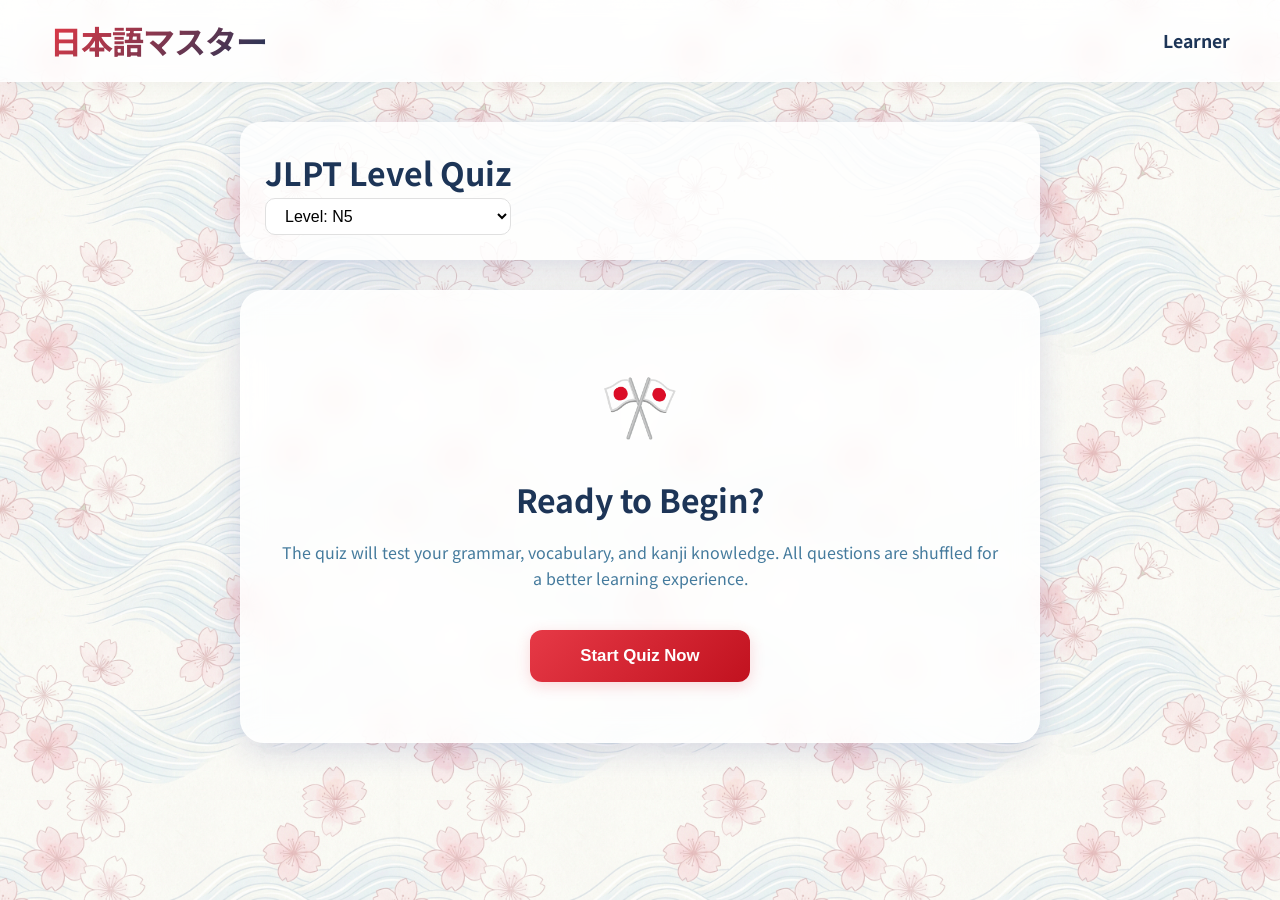
<file: quiz.html>
<!DOCTYPE html>
<html lang="en">

<head>
  <meta charset="UTF-8" />
  <meta name="viewport" content="width=device-width, initial-scale=1.0" />
  <title>📝 JLPT Quiz | 日本語マスター</title>
  <link href="https://fonts.googleapis.com/css2?family=Noto+Sans+JP:wght@400;500;700;800&display=swap" rel="stylesheet">
  <link rel="stylesheet" href="css/style.css" />
  <style>
    .quiz-layout {
      max-width: 800px;
      margin: 0 auto;
    }

    .quiz-header-ui {
      background: var(--glass);
      padding: 25px;
      border-radius: 20px;
      display: flex;
      justify-content: space-between;
      align-items: center;
      margin-bottom: 30px;
      box-shadow: var(--shadow);
    }

    .timer-badge {
      background: var(--primary);
      color: white;
      padding: 8px 16px;
      border-radius: 50px;
      font-weight: 700;
      font-size: 1.1rem;
      display: inline-flex;
      align-items: center;
      gap: 8px;
    }

    .start-screen-card {
      text-align: center;
      padding: 60px 40px;
    }

    .start-icon {
      font-size: 4rem;
      margin-bottom: 20px;
    }

    .question-box {
      margin-bottom: 30px;
    }

    .q-number {
      font-size: 0.9rem;
      font-weight: 800;
      color: var(--primary);
      text-transform: uppercase;
      letter-spacing: 1px;
      margin-bottom: 5px;
      display: block;
    }

    .q-text {
      font-size: 1.4rem;
      font-weight: 700;
      color: var(--secondary);
      margin-bottom: 25px;
    }

    .options-grid {
      display: grid;
      gap: 12px;
    }

    .option-btn {
      background: white;
      border: 2px solid #eee;
      padding: 18px 25px;
      border-radius: 16px;
      text-align: left;
      cursor: pointer;
      font-size: 1.1rem;
      font-weight: 500;
      transition: var(--transition);
      display: flex;
      align-items: center;
      gap: 15px;
    }

    .option-btn:hover {
      border-color: var(--accent);
      background: var(--light);
    }

    .option-btn.selected {
      border-color: var(--primary);
      background: rgba(230, 57, 70, 0.05);
      color: var(--primary);
      font-weight: 700;
    }

    .opt-char {
      width: 30px;
      height: 30px;
      background: var(--light);
      display: flex;
      align-items: center;
      justify-content: center;
      border-radius: 50%;
      font-size: 0.9rem;
      font-weight: 800;
      color: var(--secondary);
    }

    .option-btn.selected .opt-char {
      background: var(--primary);
      color: white;
    }

    .submit-bar {
      position: sticky;
      bottom: 20px;
      background: var(--glass);
      backdrop-filter: blur(15px);
      padding: 20px;
      border-radius: 20px;
      box-shadow: 0 -10px 40px rgba(0, 0, 0, 0.1);
      margin-top: 50px;
      display: flex;
      justify-content: center;
    }
  </style>
</head>

<body>
  <nav class="navbar animate-fade">
    <div class="logo">日本語マスター</div>
    <div class="user-info">
      <span class="username">Learner</span>
    </div>
  </nav>

  <div class="container animate-fade">
    <div class="quiz-layout">
      <header class="quiz-header-ui">
        <div>
          <h2 style="margin:0">JLPT Level Quiz</h2>
          <select id="levelSelect" class="mt-2" style="padding: 8px 15px; border-radius: 10px;">
            <option value="N5">Level: N5</option>
            <option value="N4">Level: N4</option>
            <option value="N3">Level: N3</option>
            <option value="N2">Level: N2</option>
            <option value="N1">Level: N1</option>
          </select>
        </div>
        <div id="timer" class="timer-badge" style="display:none;">
          ⏱️ 00:00
        </div>
      </header>

      <!-- Start Screen -->
      <div id="startScreen" class="card start-screen-card animate-fade">
        <div class="start-icon">🎌</div>
        <h2>Ready to Begin?</h2>
        <p>The quiz will test your grammar, vocabulary, and kanji knowledge. All questions are shuffled for a better
          learning experience.</p>
        <button class="btn btn-primary btn-lg mt-4" onclick="startQuiz()" style="padding: 16px 50px;">
          Start Quiz Now
        </button>
      </div>

      <!-- Questions -->
      <div id="quizContainer" style="display:none;">
        <!-- Questions will load here -->
      </div>

      <div id="submitBtnContainer" class="submit-bar animate-fade" style="display:none;">
        <button class="btn btn-primary" onclick="submitQuiz()"
          style="width: 100%; max-width: 400px; font-size: 1.2rem;">
          Finish & See Results
        </button>
      </div>
    </div>
  </div>

  <script src="js/quiz-data.js"></script>
  <script>
    let currentLevel = 'N5';
    let userAnswers = {};
    let shuffledQuestions = null;
    let startTime = null;
    let timerInterval = null;

    // Fisher-Yates Shuffle
    function shuffleArray(array) {
      const arr = [...array];
      for (let i = arr.length - 1; i > 0; i--) {
        const j = Math.floor(Math.random() * (i + 1));
        [arr[i], arr[j]] = [arr[j], arr[i]];
      }
      return arr;
    }

    function updateTimer() {
      const now = new Date().getTime();
      const elapsed = now - startTime;
      const mins = Math.floor(elapsed / 60000);
      const secs = Math.floor((elapsed % 60000) / 1000);
      document.getElementById('timer').textContent = `⏱️ ${mins.toString().padStart(2, '0')}:${secs.toString().padStart(2, '0')}`;
    }

    function startQuiz() {
      currentLevel = document.getElementById('levelSelect').value;
      const questions = window.quizQuestions[currentLevel] || window.quizQuestions.N5;
      shuffledQuestions = shuffleArray(questions);

      document.getElementById('startScreen').style.display = 'none';
      document.getElementById('quizContainer').style.display = 'block';
      document.getElementById('submitBtnContainer').style.display = 'flex';
      document.getElementById('timer').style.display = 'inline-flex';

      startTime = new Date().getTime();
      timerInterval = setInterval(updateTimer, 1000);
      renderQuiz();
    }

    function renderQuiz() {
      const container = document.getElementById('quizContainer');
      container.innerHTML = '';

      shuffledQuestions.forEach((q, index) => {
        const qDiv = document.createElement('div');
        qDiv.className = 'card question-box animate-slide';
        qDiv.style.animationDelay = `${index * 0.05}s`;

        const optionsHtml = q.options.map((opt, i) => {
          const isSelected = userAnswers[`${currentLevel}-${index}`] === i;
          return `
            <div class="option-btn ${isSelected ? 'selected' : ''}" onclick="selectAnswer(${index}, ${i})">
              <div class="opt-char">${String.fromCharCode(65 + i)}</div>
              <span>${opt}</span>
            </div>
          `;
        }).join('');

        qDiv.innerHTML = `
          <span class="q-number">Question ${index + 1}</span>
          <p class="q-text">${q.question}</p>
          <div class="options-grid">${optionsHtml}</div>
        `;
        container.appendChild(qDiv);
      });
    }

    function selectAnswer(qIndex, ansIndex) {
      userAnswers[`${currentLevel}-${qIndex}`] = ansIndex;
      renderQuiz();
    }

    function submitQuiz() {
      clearInterval(timerInterval);
      const endTime = new Date().getTime();
      const totalTime = Math.floor((endTime - startTime) / 1000);
      const mins = Math.floor(totalTime / 60);
      const secs = totalTime % 60;

      const form = document.createElement('form');
      form.method = 'GET';
      form.action = 'result.html';

      shuffledQuestions.forEach((q, i) => {
        const input = document.createElement('input');
        input.type = 'hidden';
        input.name = `q${i}`;
        input.value = userAnswers[`${currentLevel}-${i}`] !== undefined ? userAnswers[`${currentLevel}-${i}`] : '-1';
        form.appendChild(input);
      });

      const levelInput = document.createElement('input');
      levelInput.type = 'hidden';
      levelInput.name = 'level';
      levelInput.value = currentLevel;
      form.appendChild(levelInput);

      const timeInput = document.createElement('input');
      timeInput.type = 'hidden';
      timeInput.name = 'time';
      timeInput.value = `${mins}m ${secs}s`;
      form.appendChild(timeInput);

      document.body.appendChild(form);
      form.submit();
    }

    window.onload = function () {
      const usernameEl = document.querySelector('.navbar .user-info .username');
      if (usernameEl) usernameEl.textContent = 'Learner';
      document.getElementById('levelSelect').value = 'N5';
    };
  </script>
</body>

</html>
</file>
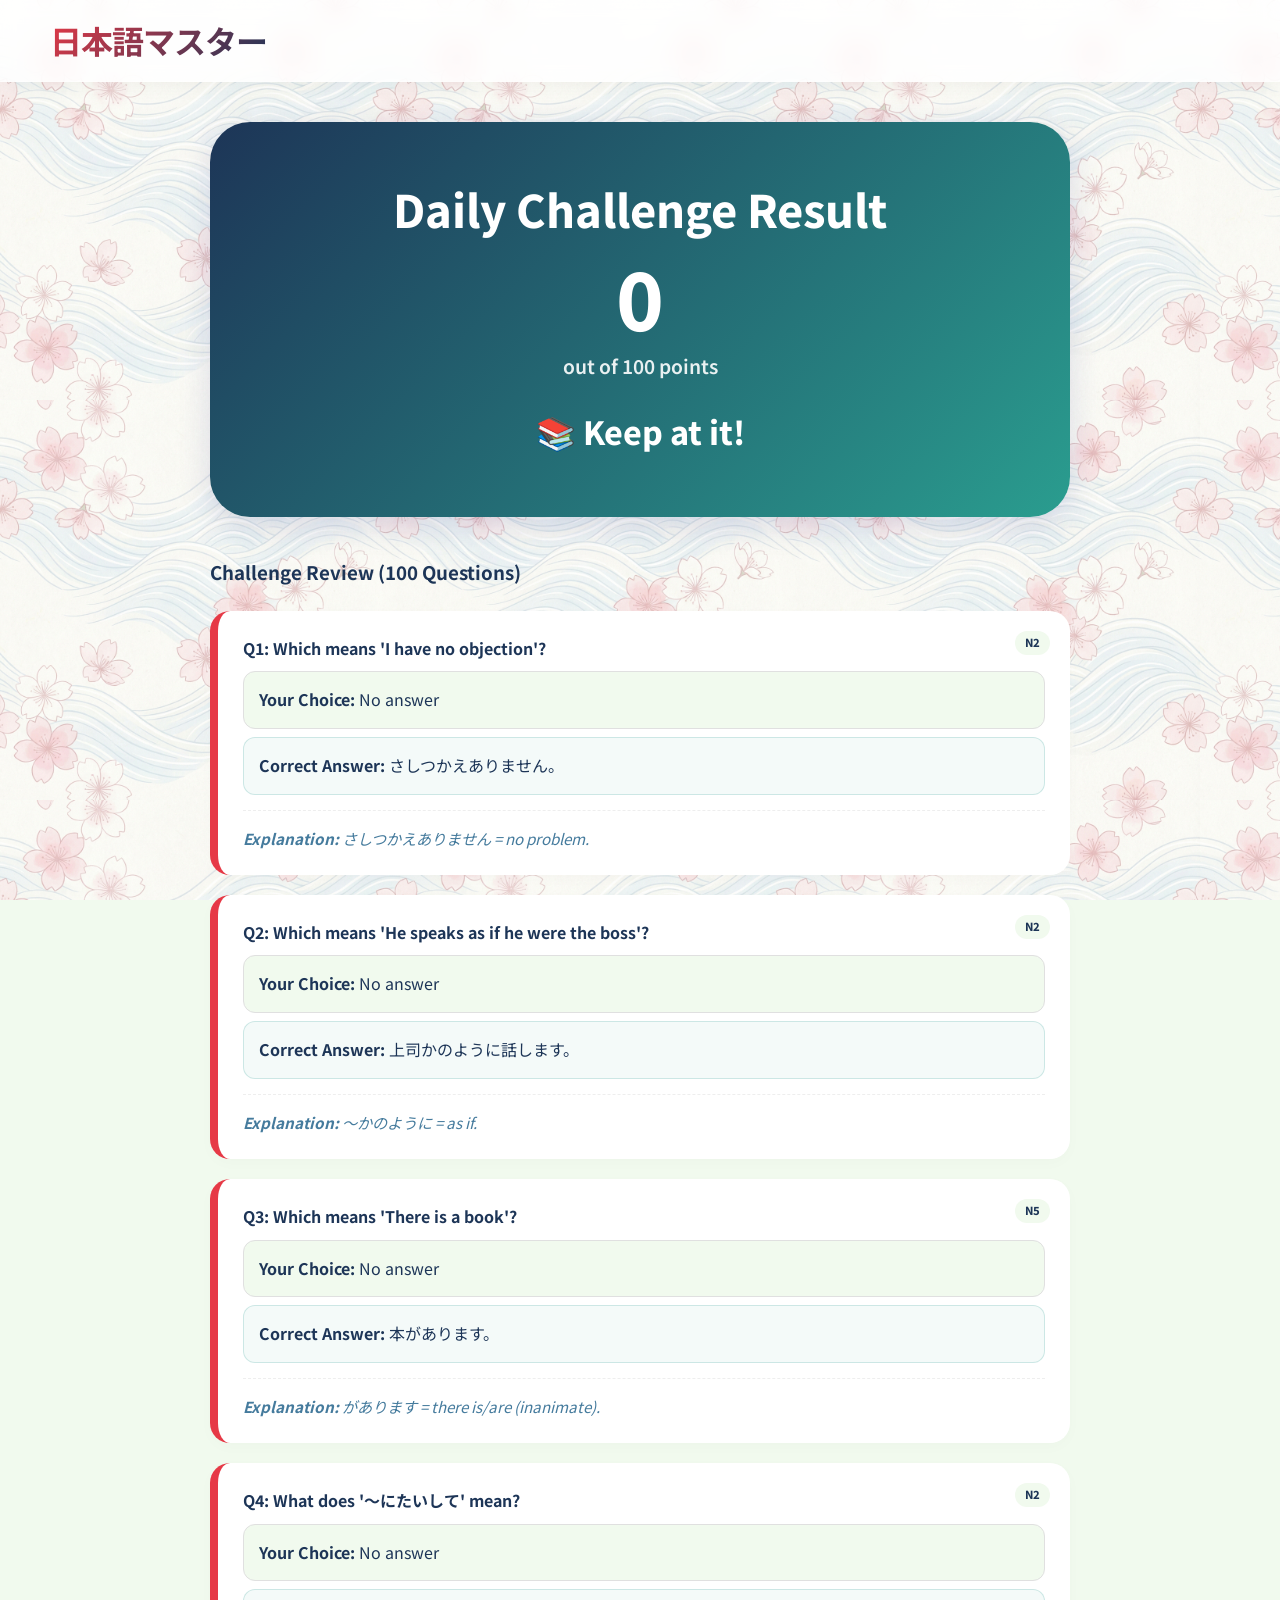
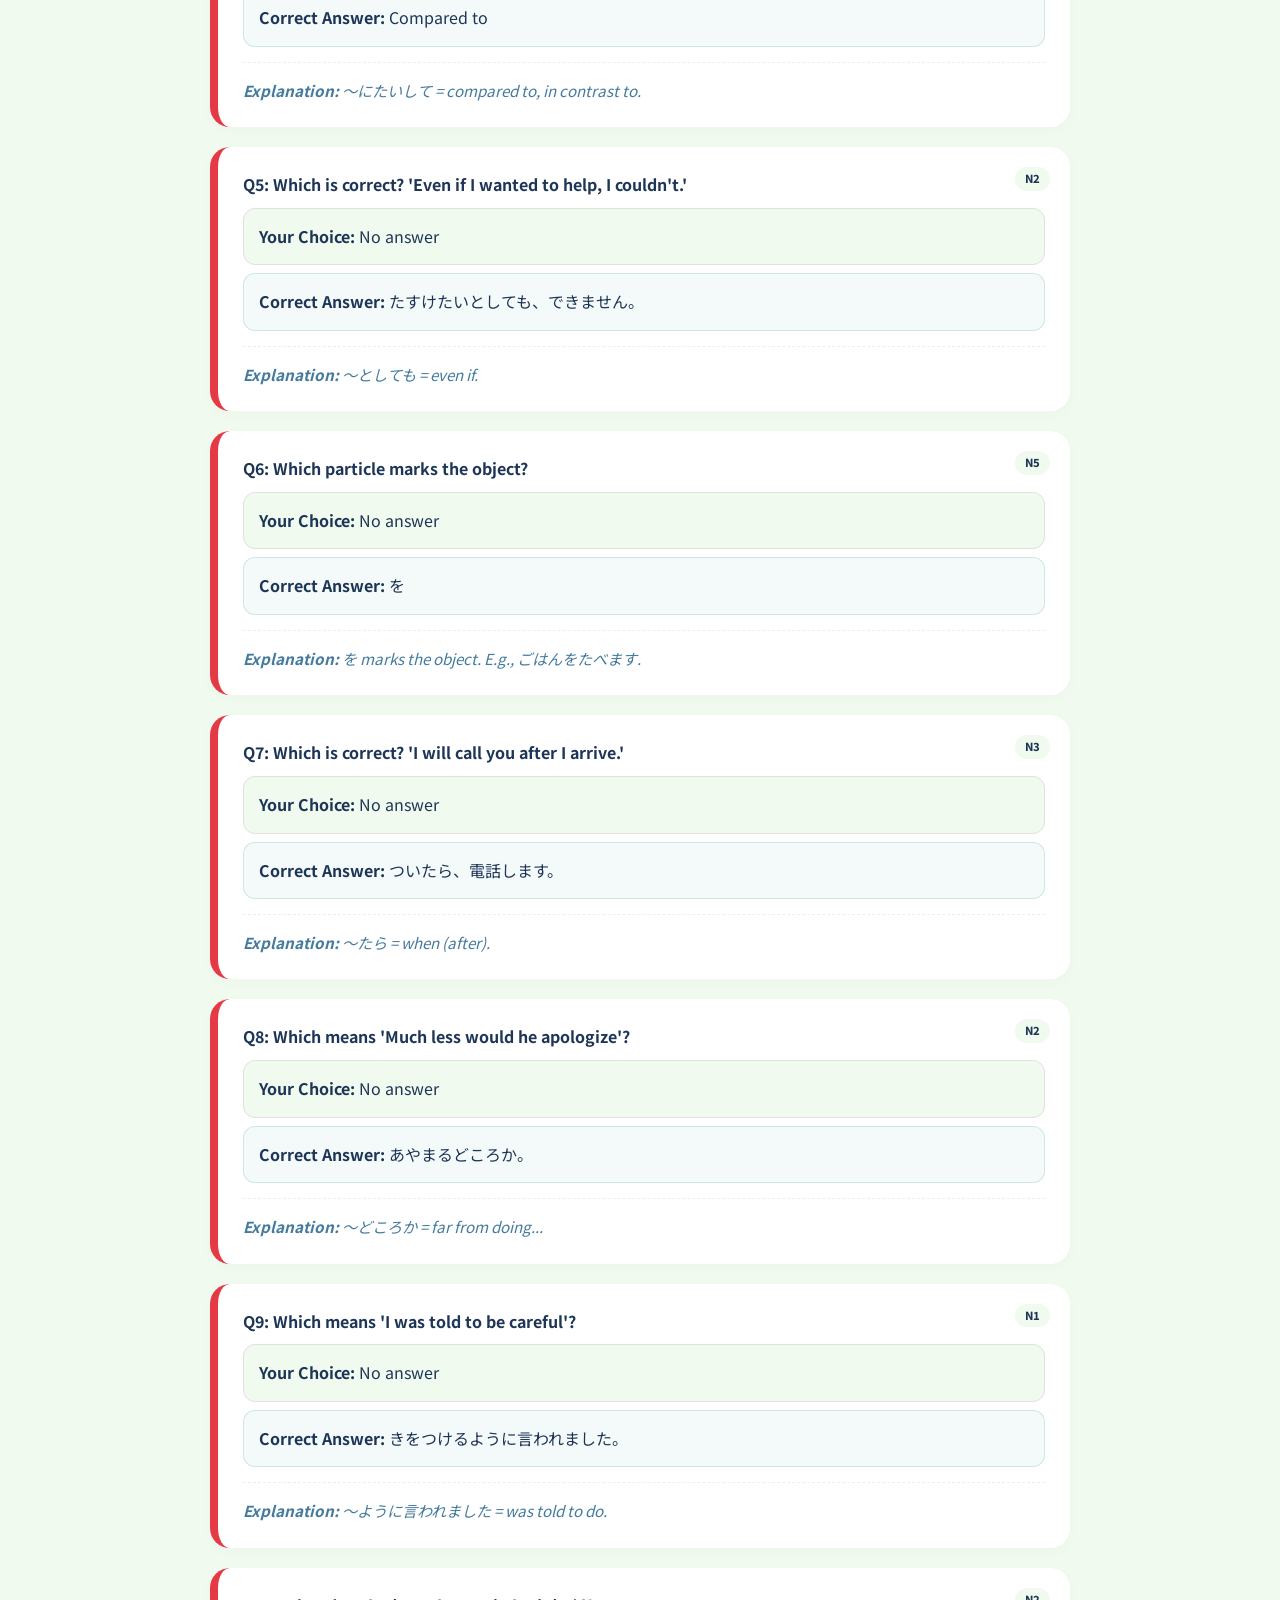
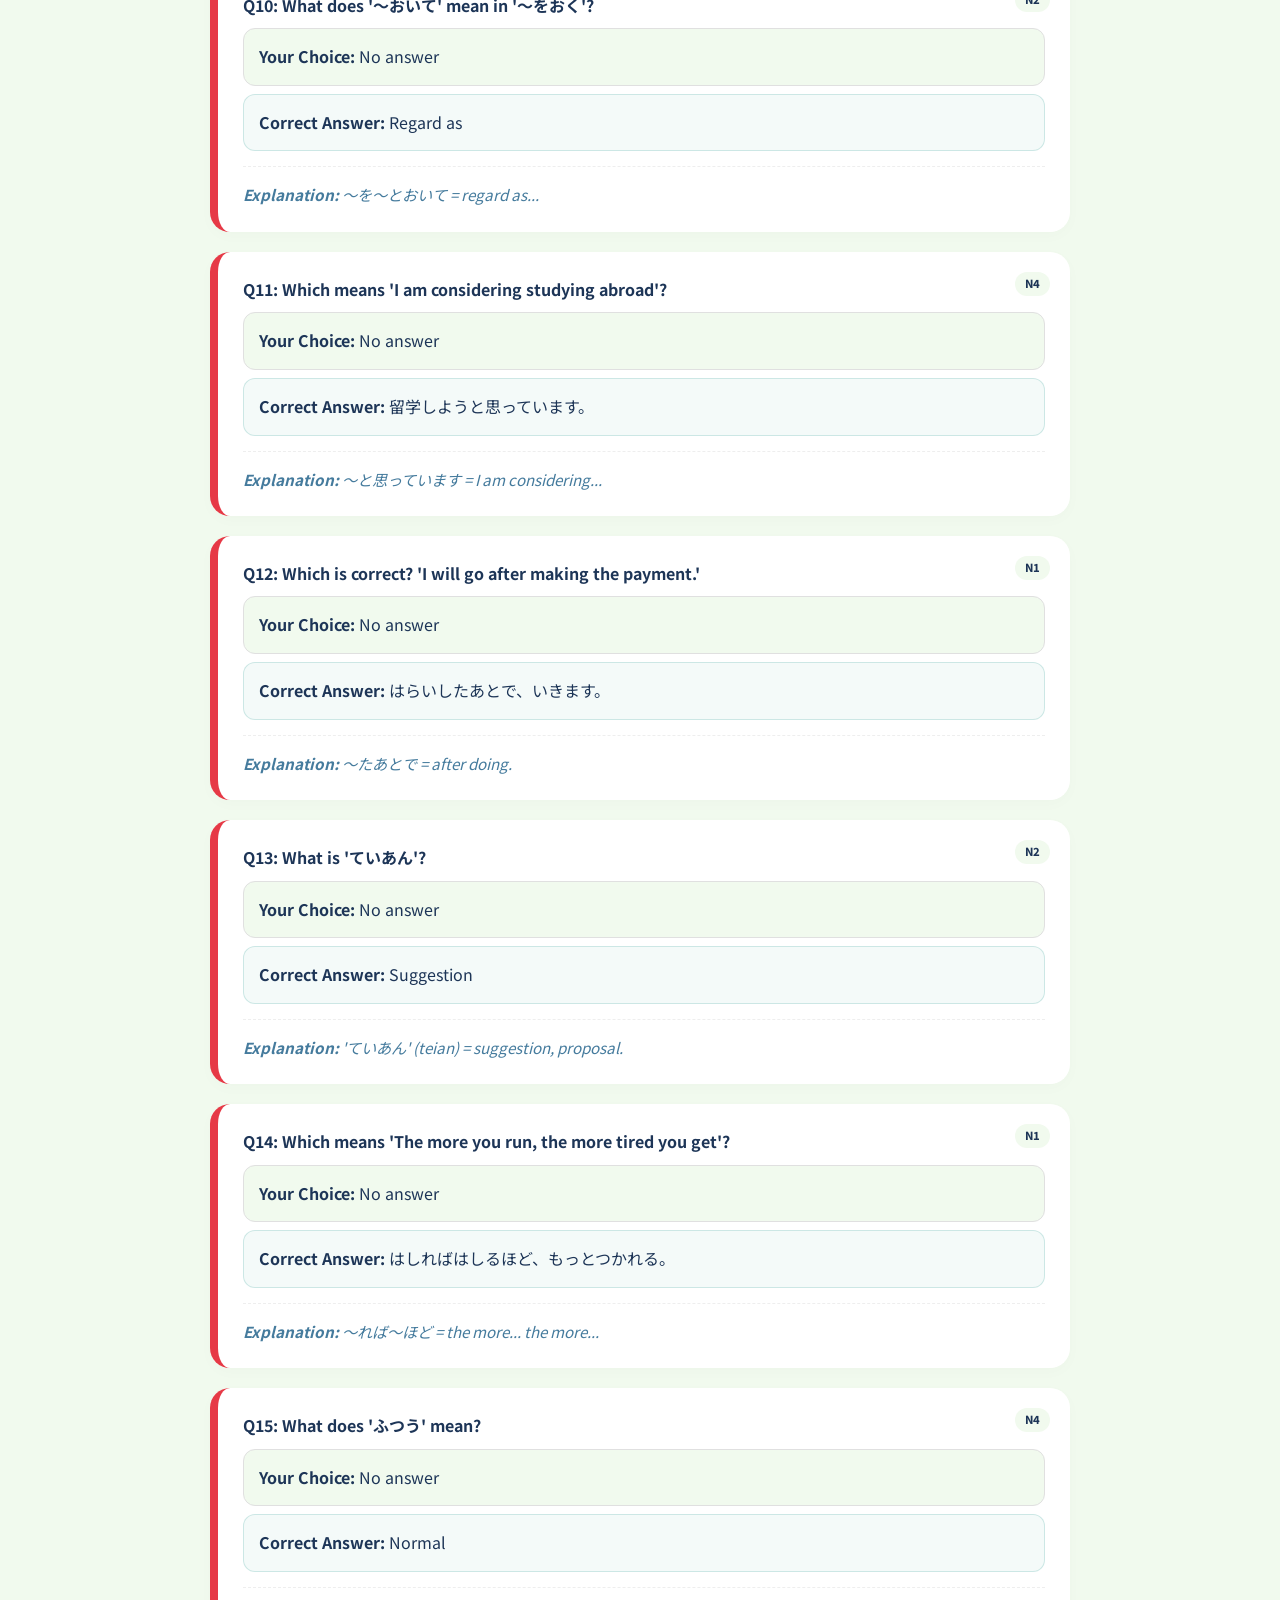
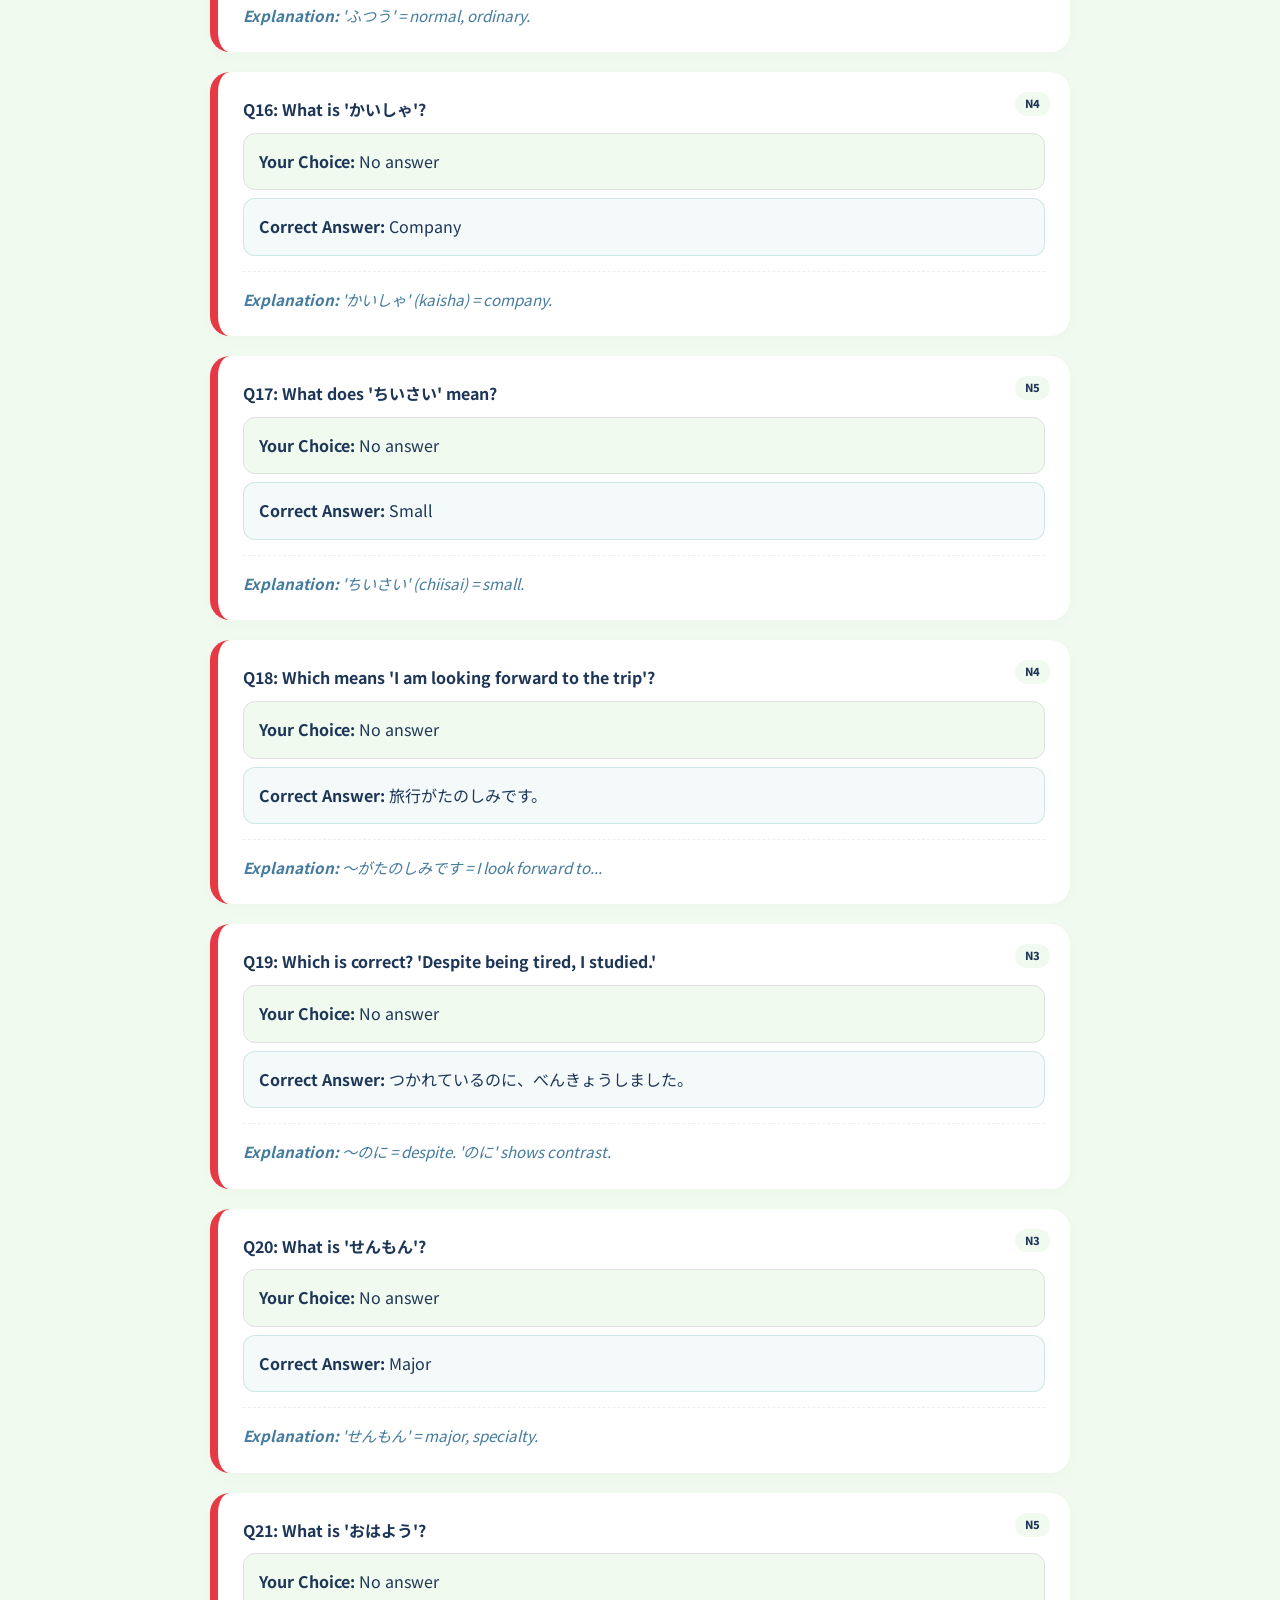
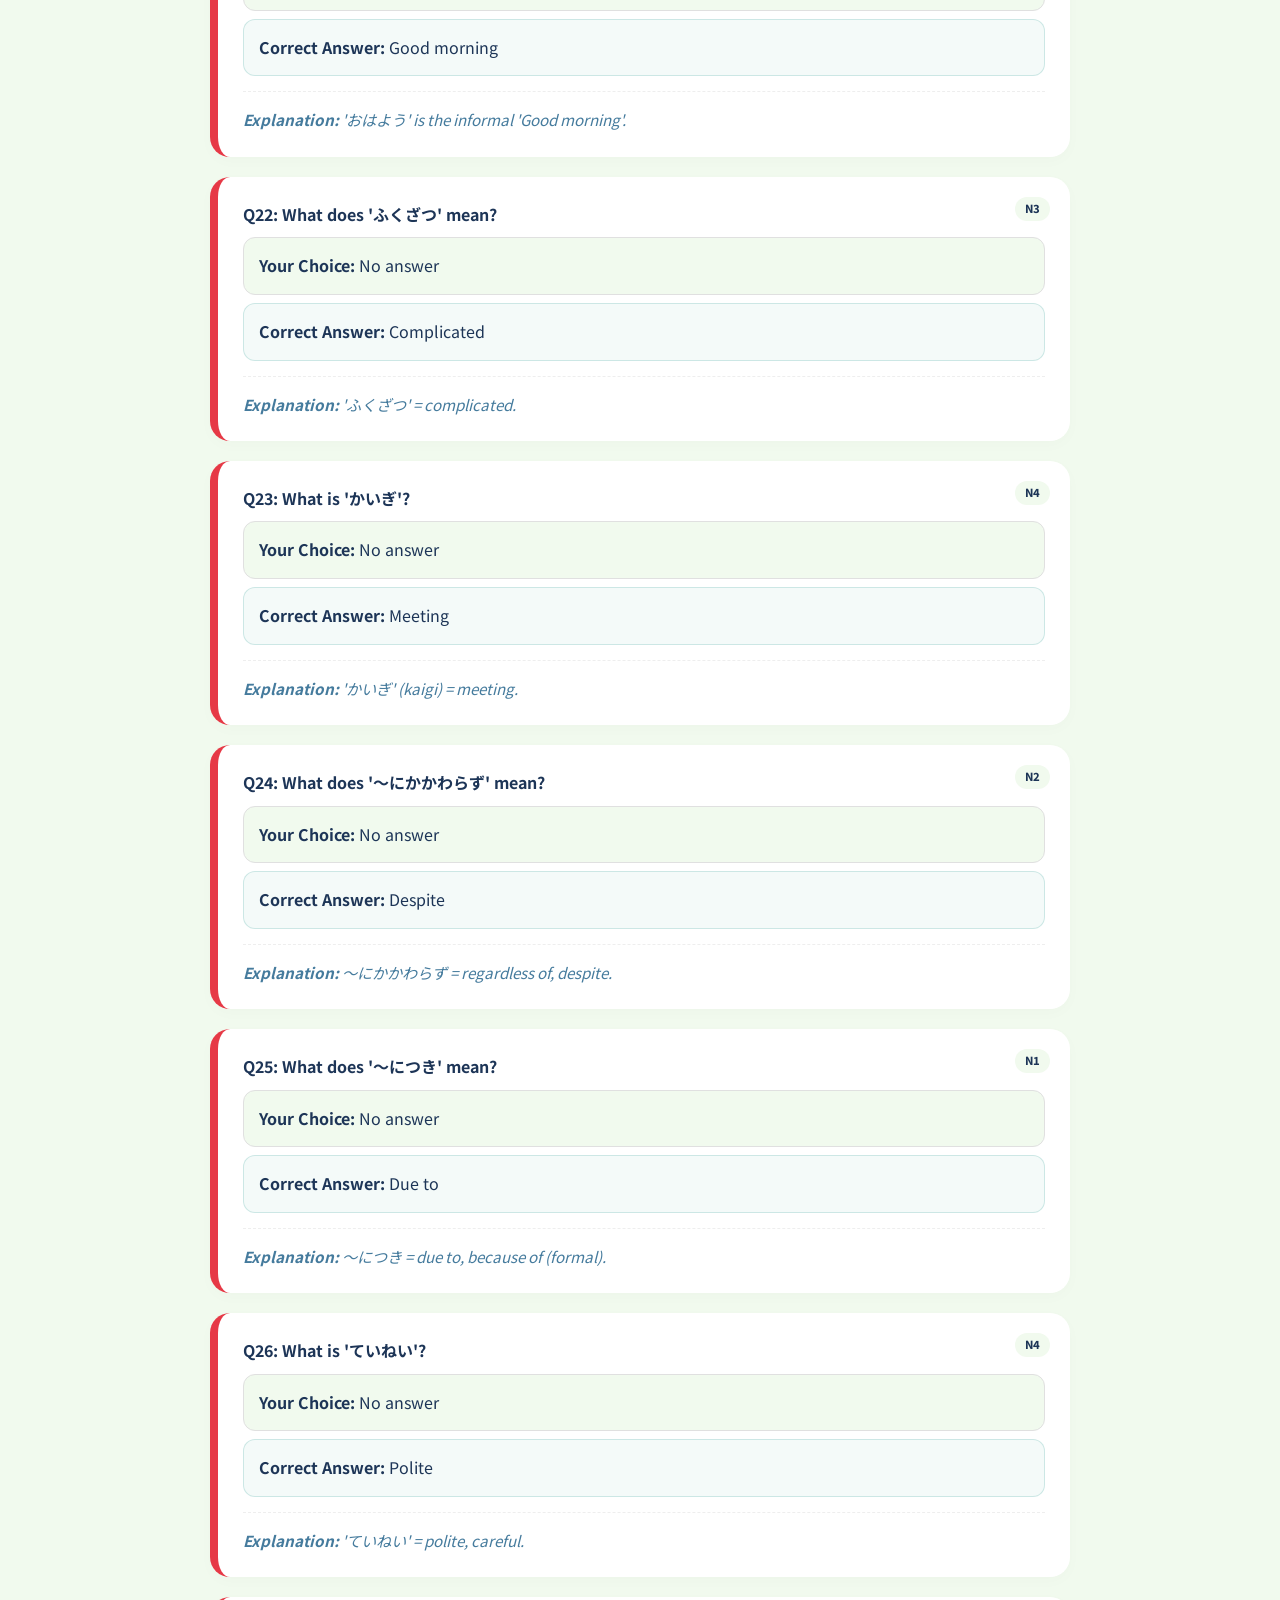
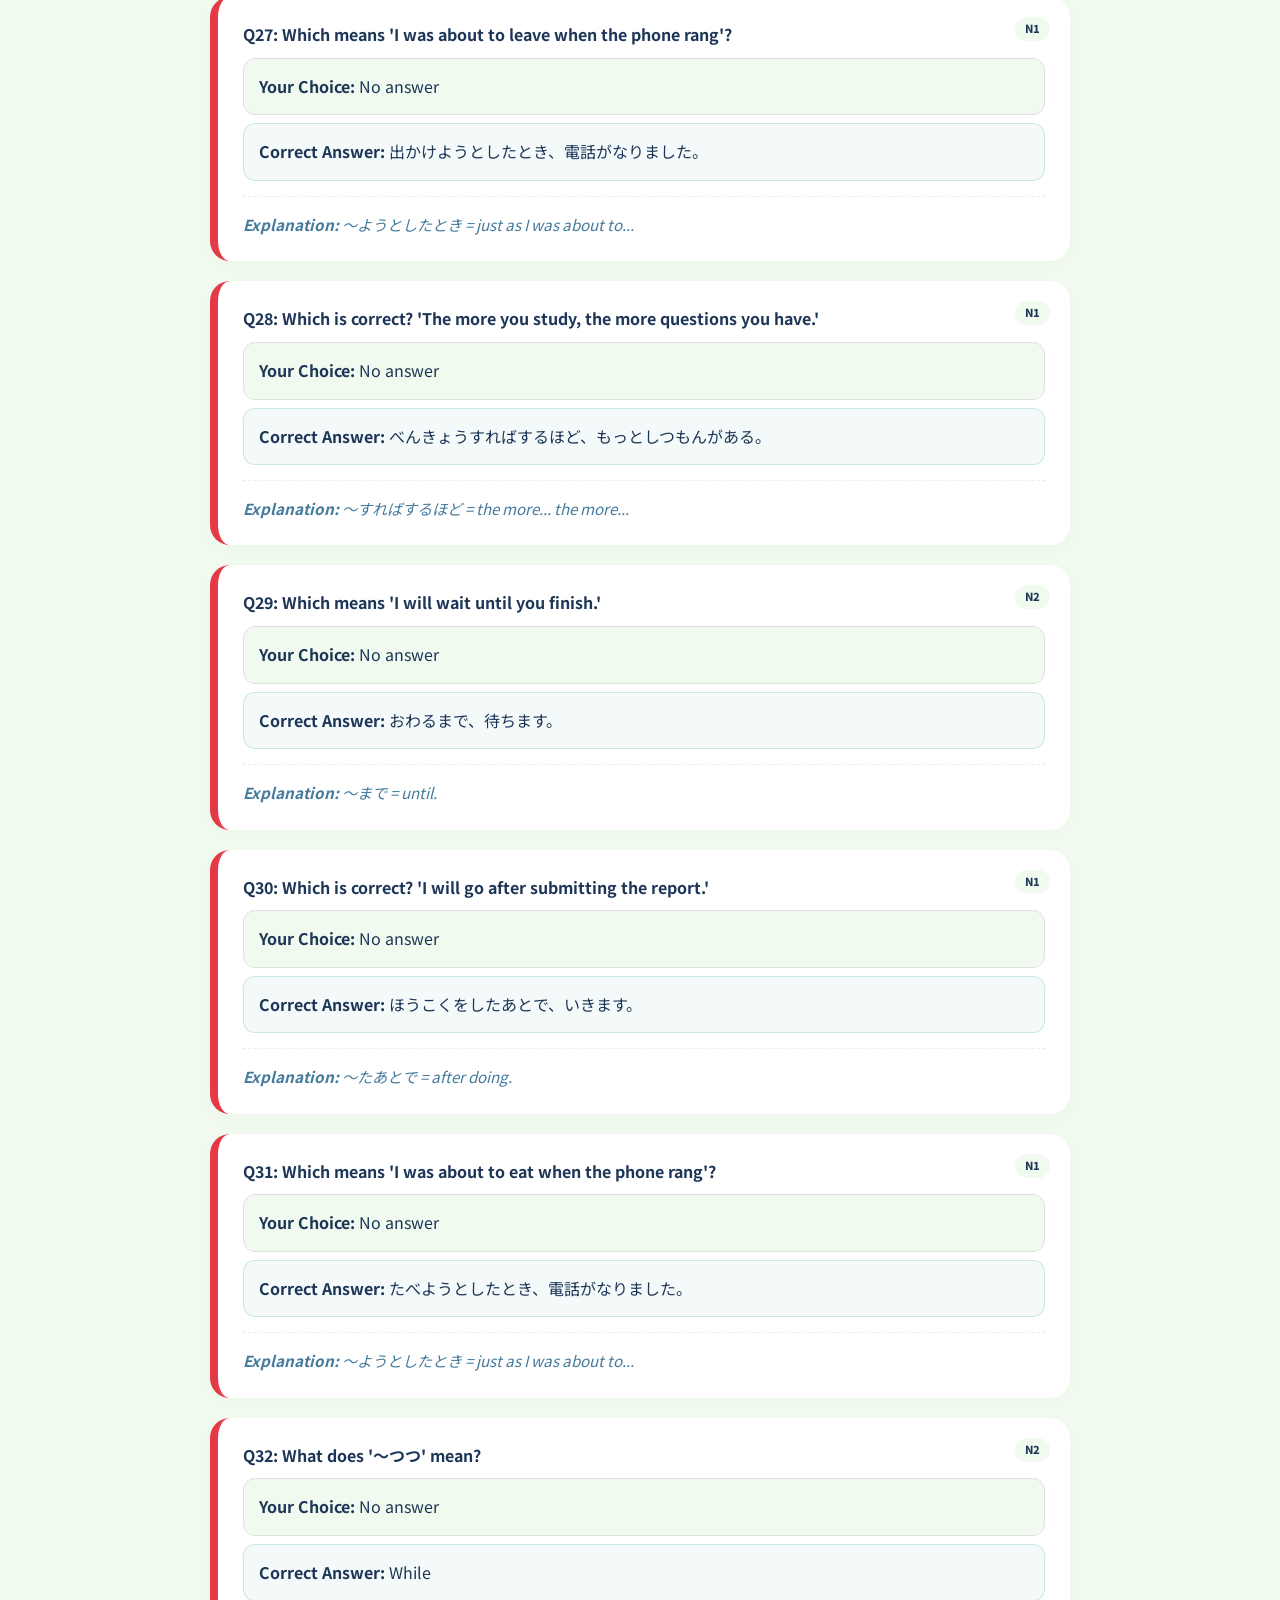
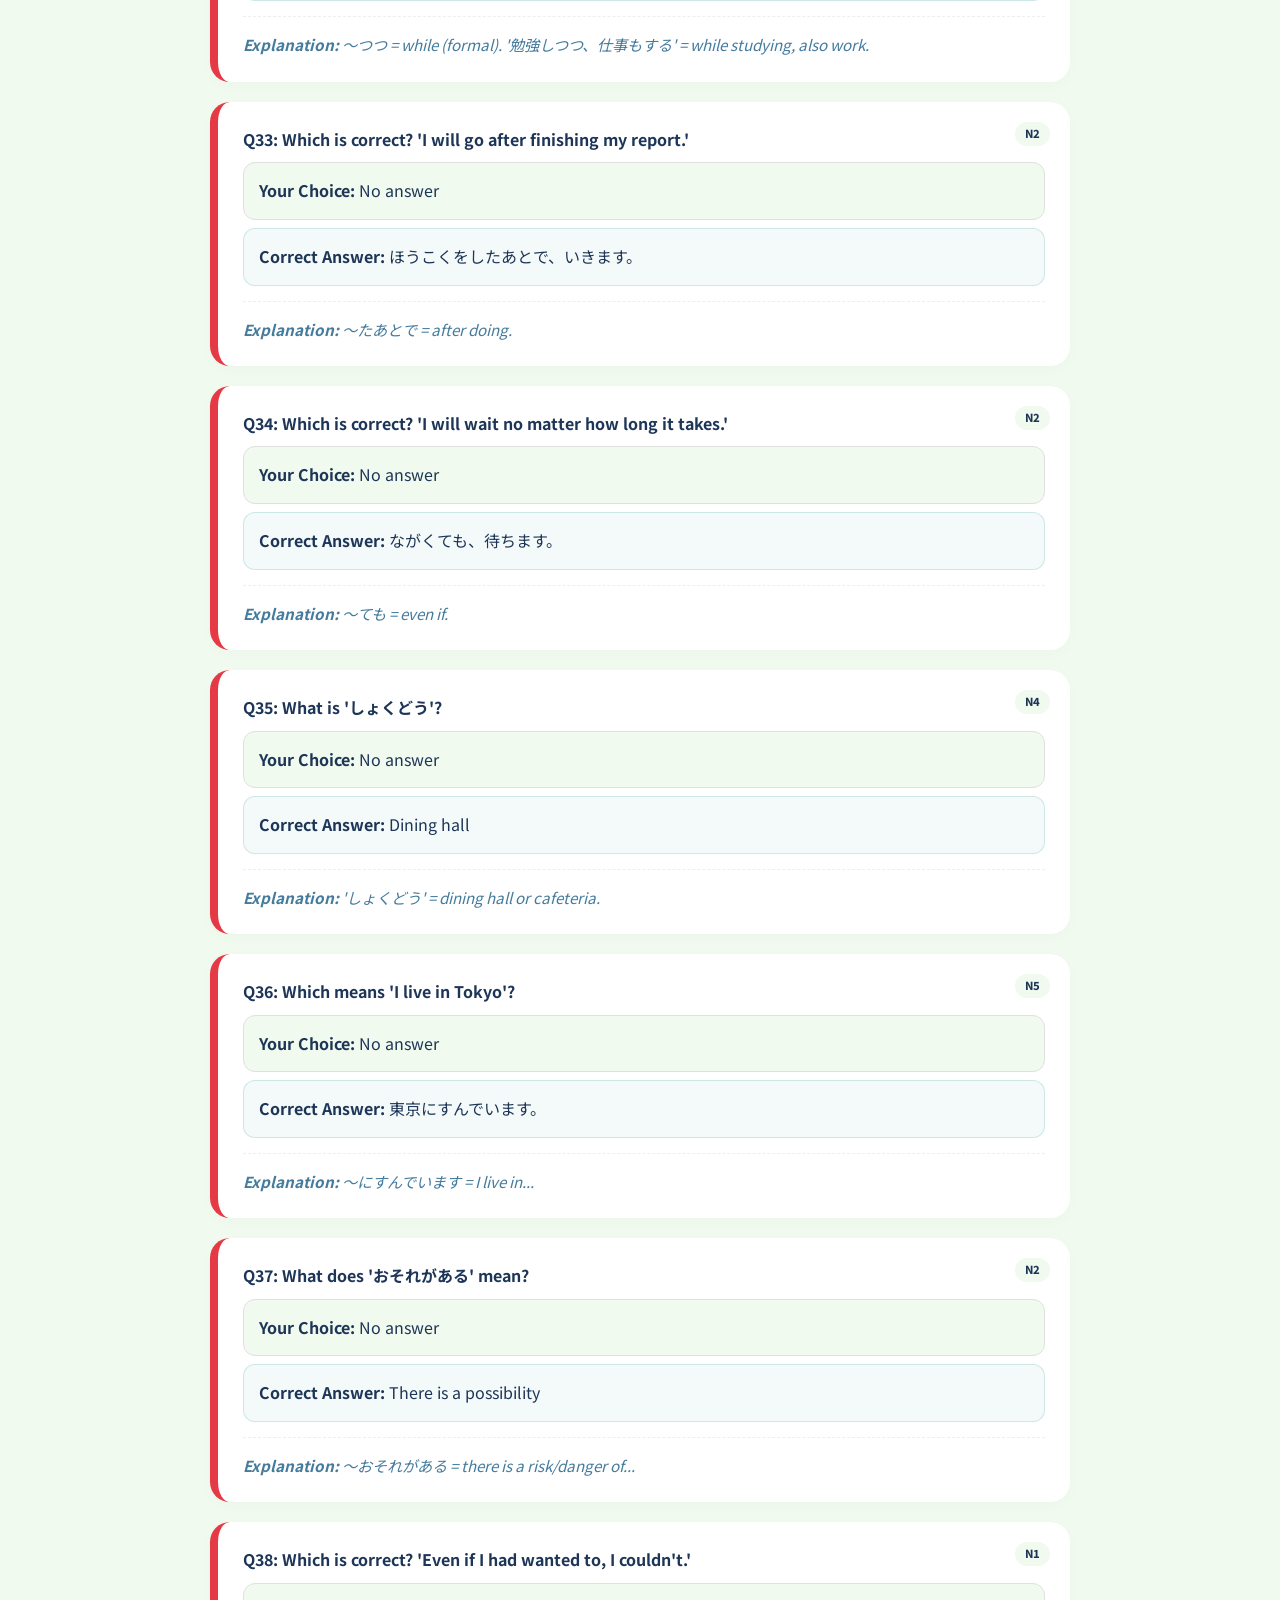
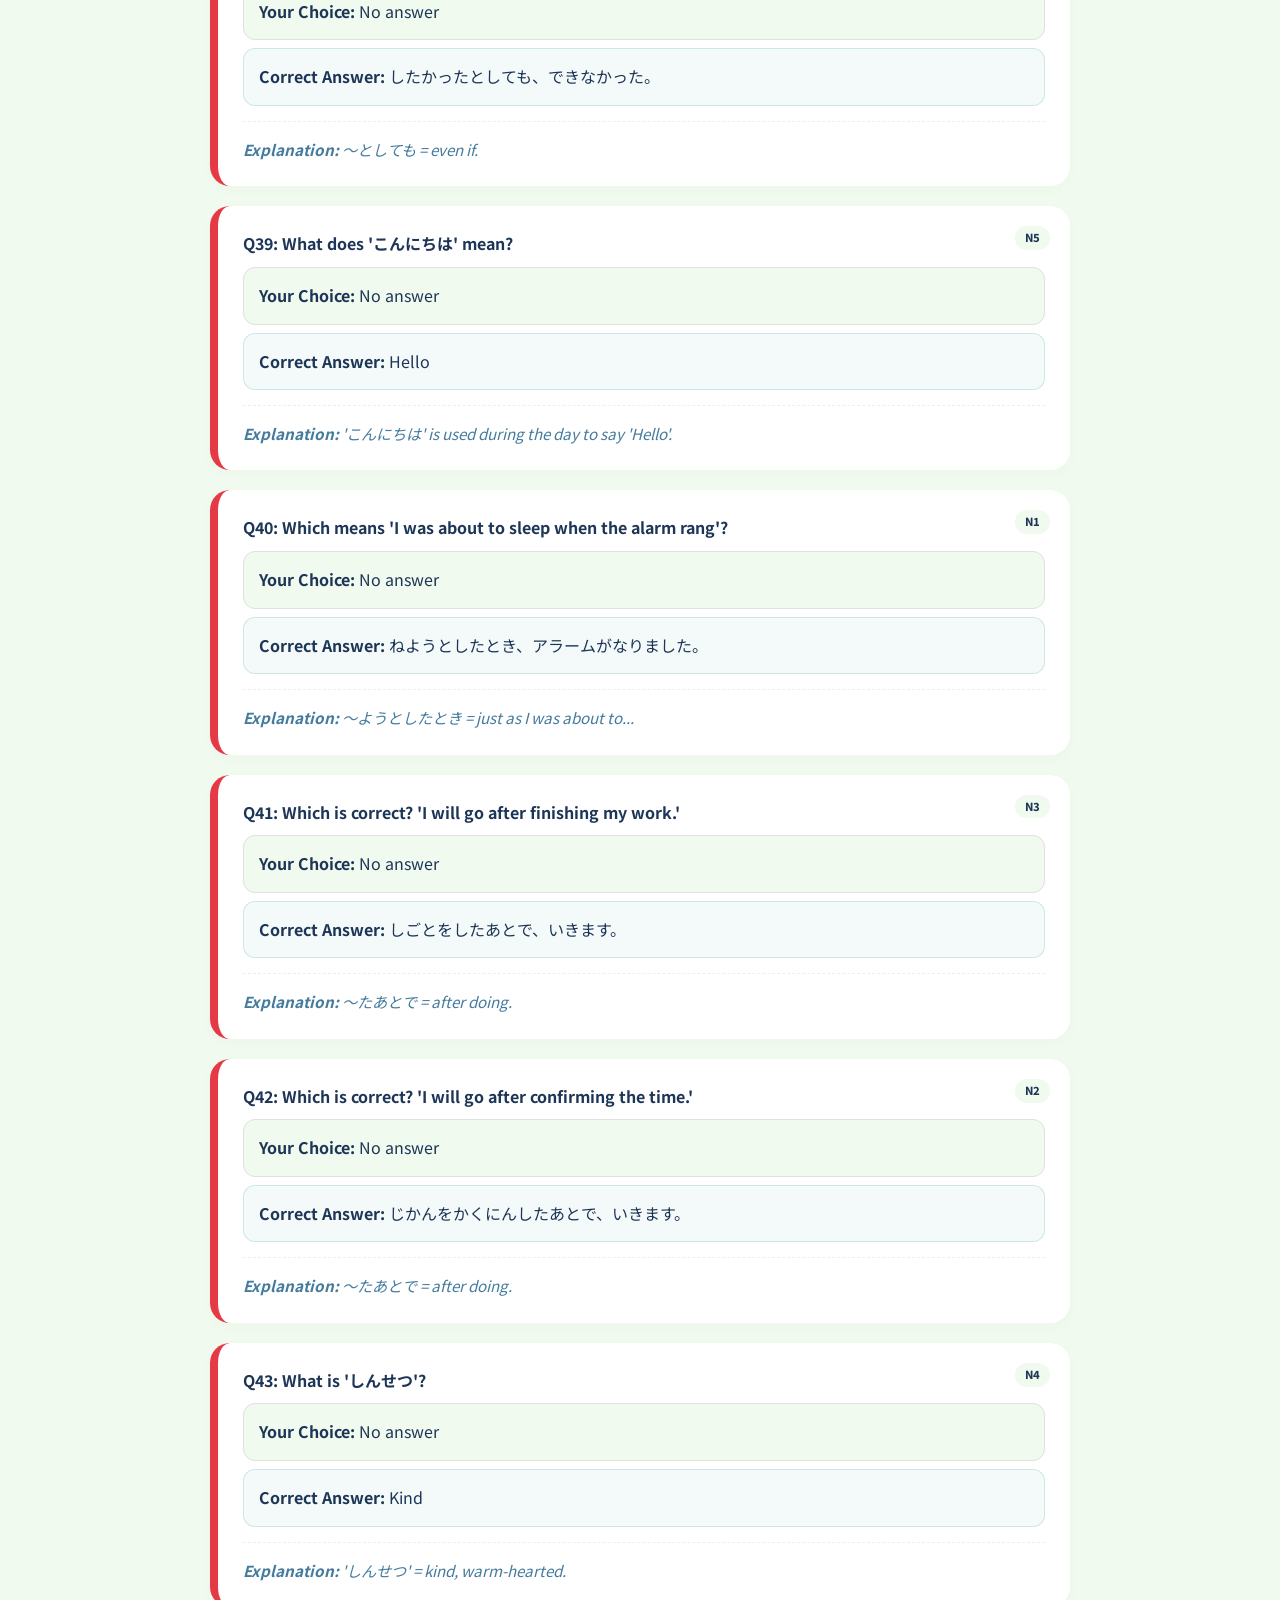
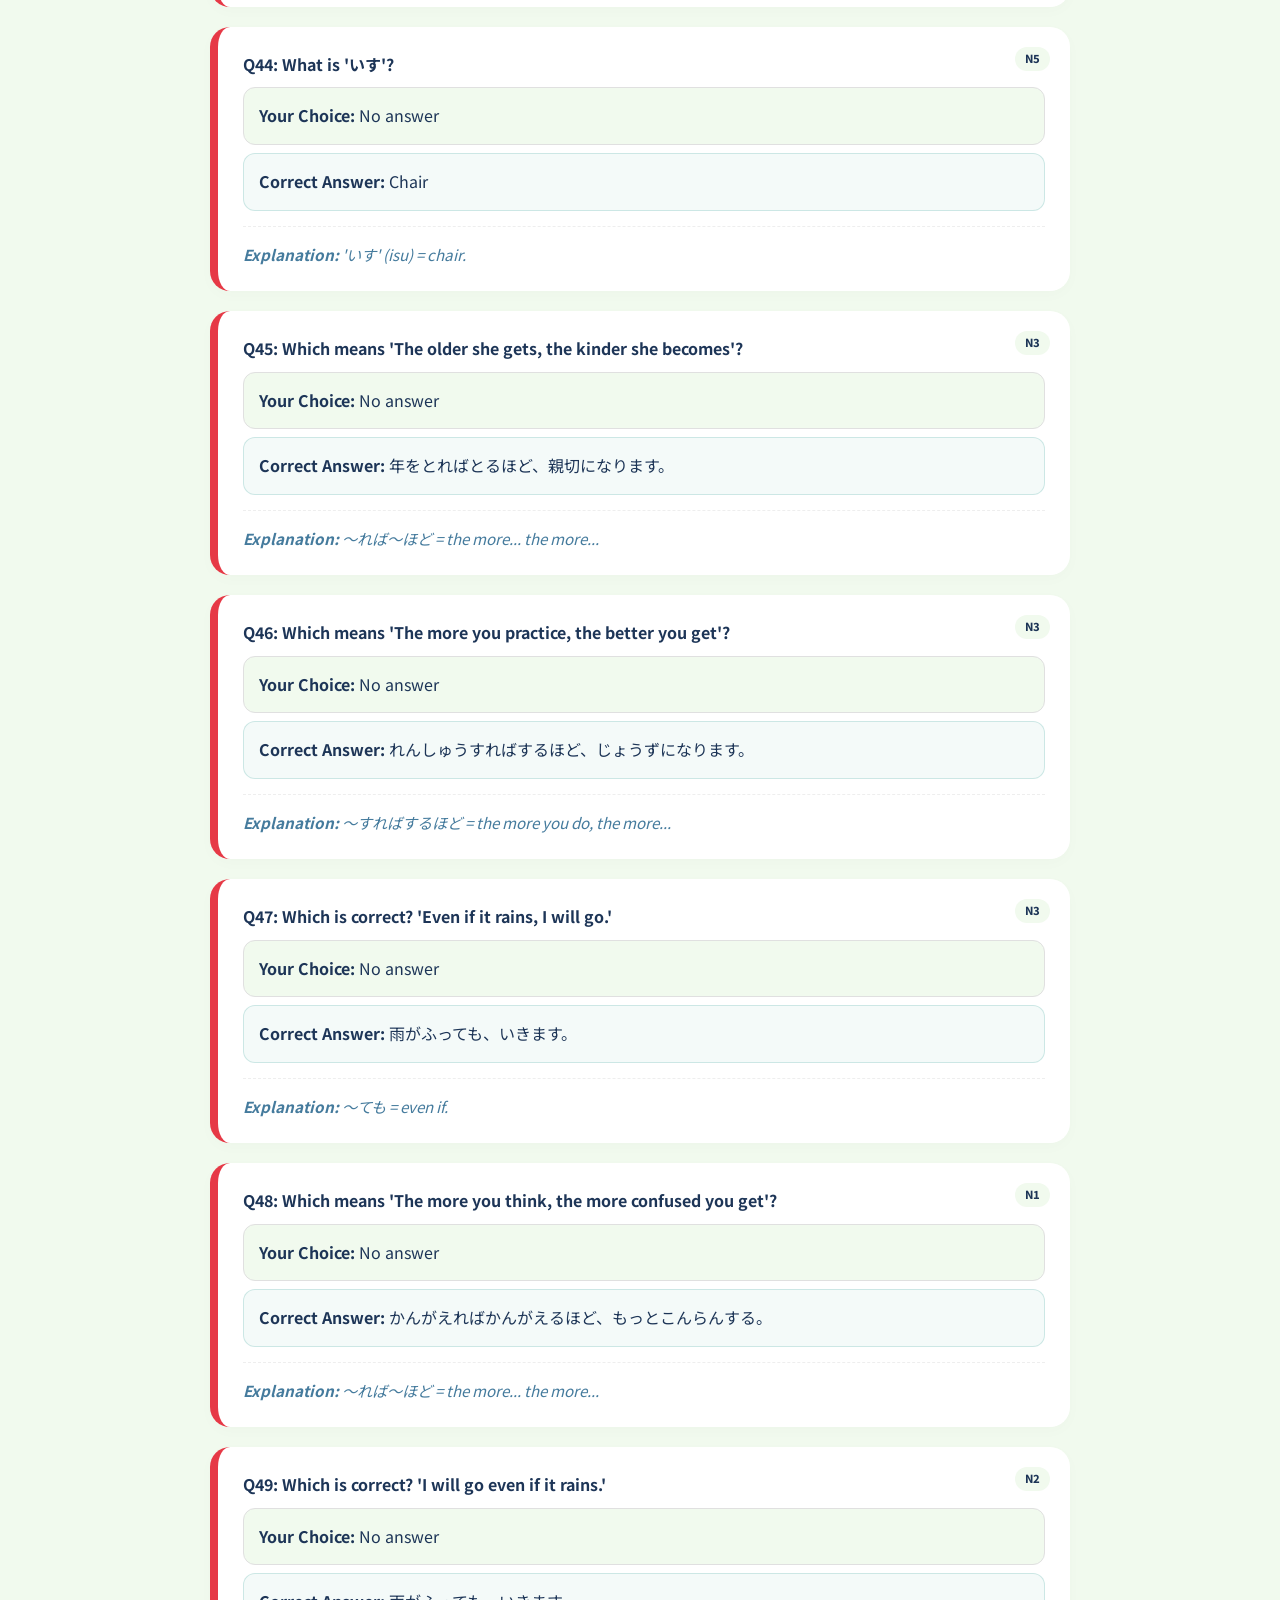
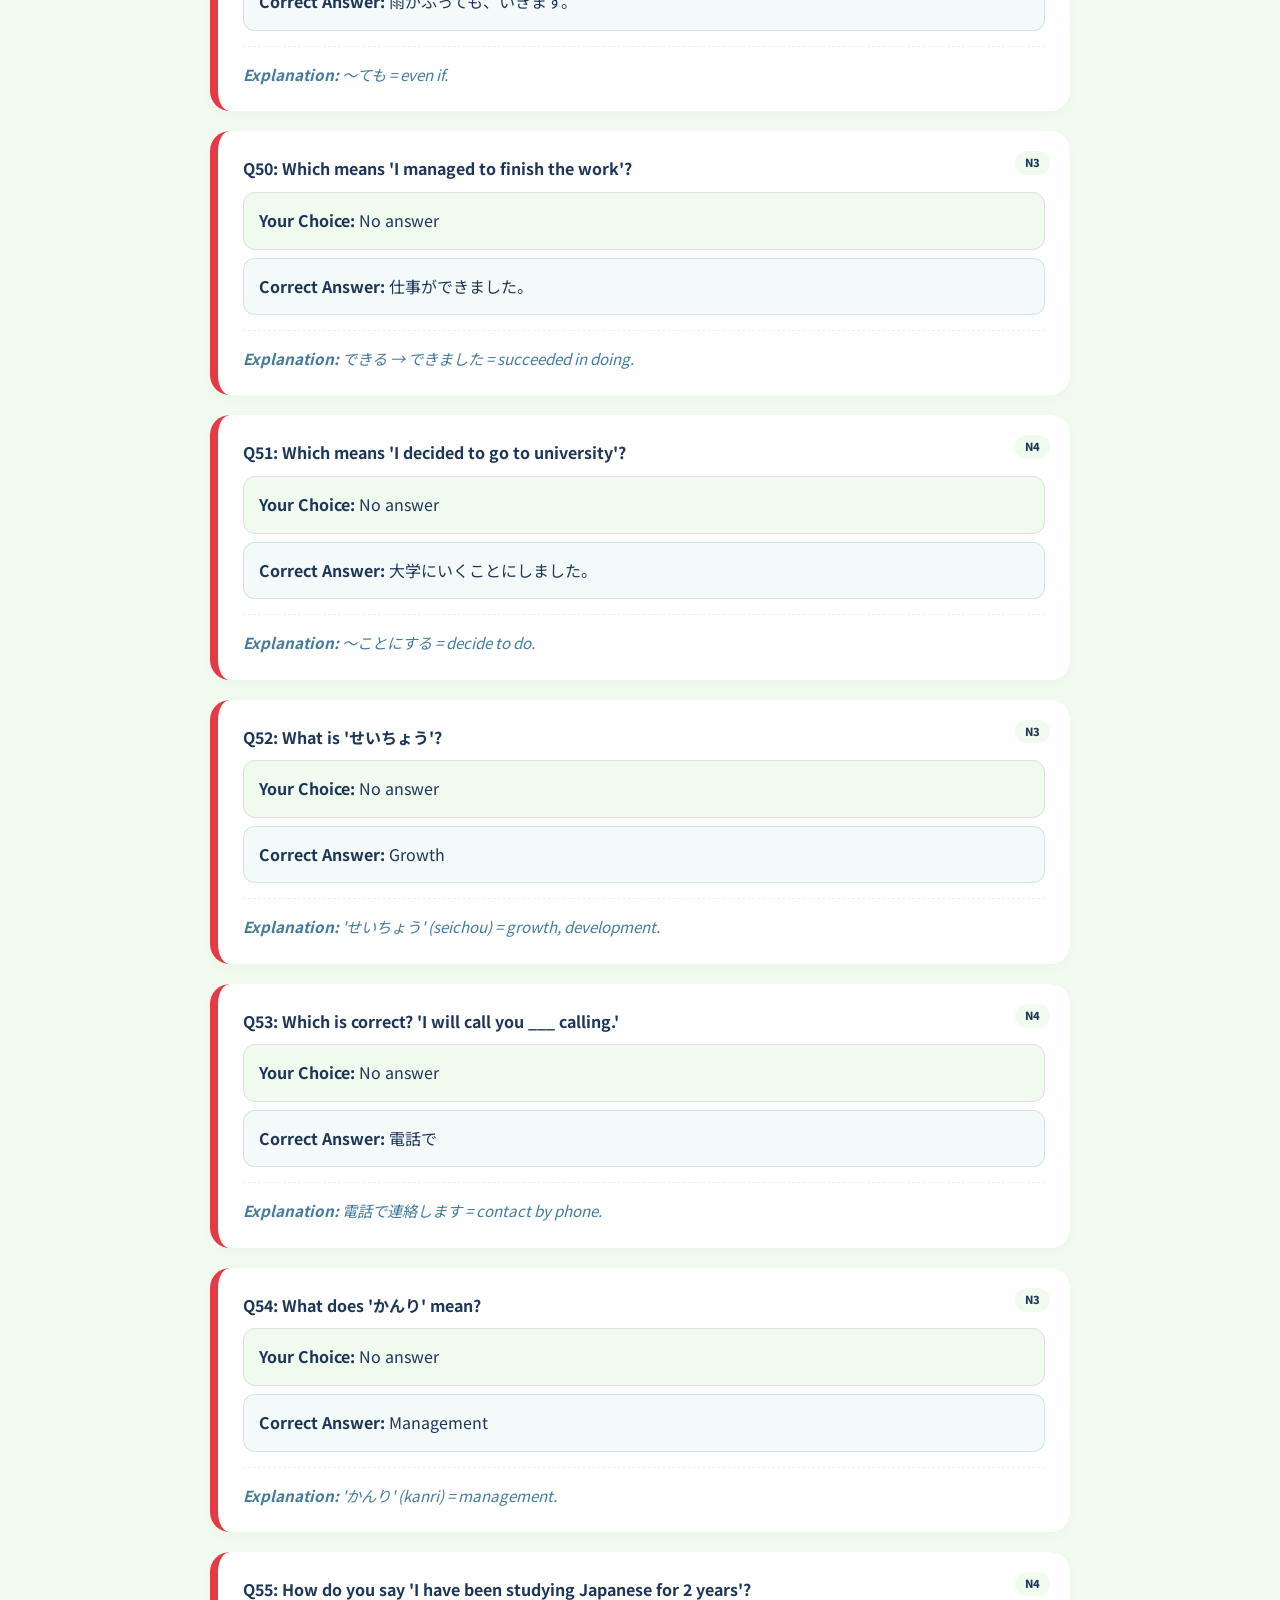
<file: result-daily.html>
<!DOCTYPE html>
<html lang="en">

<head>
  <meta charset="UTF-8" />
  <meta name="viewport" content="width=device-width, initial-scale=1.0" />
  <title>🎉 Daily Quiz Results | 日本語マスター</title>
  <link href="https://fonts.googleapis.com/css2?family=Noto+Sans+JP:wght@400;500;700;800&display=swap" rel="stylesheet">
  <link rel="stylesheet" href="css/style.css" />
  <style>
    .result-container {
      max-width: 900px;
      margin: 0 auto;
    }

    .score-hero {
      text-align: center;
      padding: 60px 30px;
      margin-bottom: 40px;
      background: linear-gradient(135deg, var(--secondary), #2a9d8f);
      border-radius: 40px;
      color: white;
      box-shadow: var(--shadow);
      position: relative;
    }

    .score-hero h1,
    .score-hero p {
      color: white;
    }

    .score-badge {
      font-size: 5rem;
      font-weight: 800;
      line-height: 1;
      margin-bottom: 15px;
      display: block;
    }

    .score-label {
      font-size: 1.2rem;
      font-weight: 600;
      opacity: 0.9;
    }

    .review-item {
      padding: 25px;
      border-radius: 20px;
      margin-bottom: 20px;
      border-left: 8px solid #eee;
      background: white;
      transition: var(--transition);
      box-shadow: 0 4px 15px rgba(0, 0, 0, 0.02);
      position: relative;
    }

    .item-correct {
      border-left-color: var(--success);
    }

    .item-incorrect {
      border-left-color: var(--primary);
    }

    .level-badge-mini {
      position: absolute;
      top: 20px;
      right: 20px;
      font-size: 0.7rem;
      font-weight: 800;
      padding: 3px 10px;
      border-radius: 50px;
      background: var(--light);
      color: var(--secondary);
    }

    .ans-block {
      padding: 15px;
      border-radius: 12px;
      margin-top: 10px;
      font-size: 1rem;
    }

    .your-ans {
      background: var(--light);
      border: 1px solid #e0e0e0;
    }

    .correct-ans {
      background: rgba(42, 157, 143, 0.05);
      border: 1px solid rgba(42, 157, 143, 0.2);
      margin-top: 8px;
    }

    .explanation {
      margin-top: 15px;
      padding-top: 15px;
      border-top: 1px dashed #eee;
      color: var(--text-light);
      font-style: italic;
      font-size: 0.95rem;
    }

    .action-buttons {
      margin-top: 50px;
      display: flex;
      justify-content: center;
      gap: 20px;
      padding-bottom: 50px;
    }
  </style>
</head>

<body>
  <nav class="navbar animate-fade">
    <div class="logo">日本語マスター</div>
  </nav>

  <div class="container animate-fade result-container">
    <div class="score-hero">
      <h1>Daily Challenge Result</h1>
      <span class="score-badge" id="scoreDisplay">--</span>
      <p class="score-label">out of 100 points</p>
      <div class="feedback-text mt-4" id="feedback" style="font-size: 2rem; font-weight: 800;">Processing...</div>
    </div>

    <div class="review-section">
      <h3 class="mb-4">Challenge Review (100 Questions)</h3>
      <div id="reviewContainer"></div>
    </div>

    <div class="action-buttons">
      <a href="index.html" class="btn btn-outline" style="min-width: 250px;">
        🏠 Return to Dashboard
      </a>
    </div>
  </div>

  <script src="js/quiz-data.js"></script>
  <script>
    window.onload = function () {
      const urlParams = new URLSearchParams(window.location.search);

      const allQuestions = [];
      Object.keys(window.quizQuestions).forEach(level => {
        window.quizQuestions[level].forEach(q => {
          allQuestions.push({ ...q, level });
        });
      });

      // Same shuffle logic for consistency
      for (let i = allQuestions.length - 1; i > 0; i--) {
        const j = Math.floor(Math.random() * (i + 1));
        [allQuestions[i], allQuestions[j]] = [allQuestions[j], allQuestions[i]];
      }
      const shuffledQuestions = allQuestions.slice(0, 100);

      let correctCount = 0;
      const reviewContainer = document.getElementById('reviewContainer');

      shuffledQuestions.forEach((q, index) => {
        const userAnswerIndex = parseInt(urlParams.get(`q${index}`));
        const isCorrect = userAnswerIndex === q.correct;
        if (isCorrect) correctCount++;

        const item = document.createElement('div');
        item.className = `review-item animate-slide ${isCorrect ? 'item-correct' : 'item-incorrect'}`;
        item.style.animationDelay = `${index * 0.02}s`;

        const userAnswerText = userAnswerIndex === -1 ? "No answer" : q.options[userAnswerIndex] || "No answer";
        const correctAnswerText = q.options[q.correct];

        item.innerHTML = `
          <span class="level-badge-mini">${q.level}</span>
          <div class="q-header">
             <strong style="color: var(--secondary)">Q${index + 1}: ${q.question}</strong>
          </div>
          <div class="ans-block your-ans">
            <strong>Your Choice:</strong> ${userAnswerText}
          </div>
          ${!isCorrect ? `
          <div class="ans-block correct-ans">
            <strong>Correct Answer:</strong> ${correctAnswerText}
          </div>
          ` : ''}
          <div class="explanation">
            <strong>Explanation:</strong> ${q.explanation}
          </div>
        `;
        reviewContainer.appendChild(item);
      });

      document.getElementById('scoreDisplay').textContent = correctCount;
      const feedback = document.getElementById('feedback');
      if (correctCount >= 90) feedback.textContent = "🏆 Daily Grandmaster!";
      else if (correctCount >= 70) feedback.textContent = "🔥 Advanced Learner!";
      else if (correctCount >= 40) feedback.textContent = "✅ On the Right Track!";
      else feedback.textContent = "📚 Keep at it!";
    };
  </script>
</body>

</html>
</file>
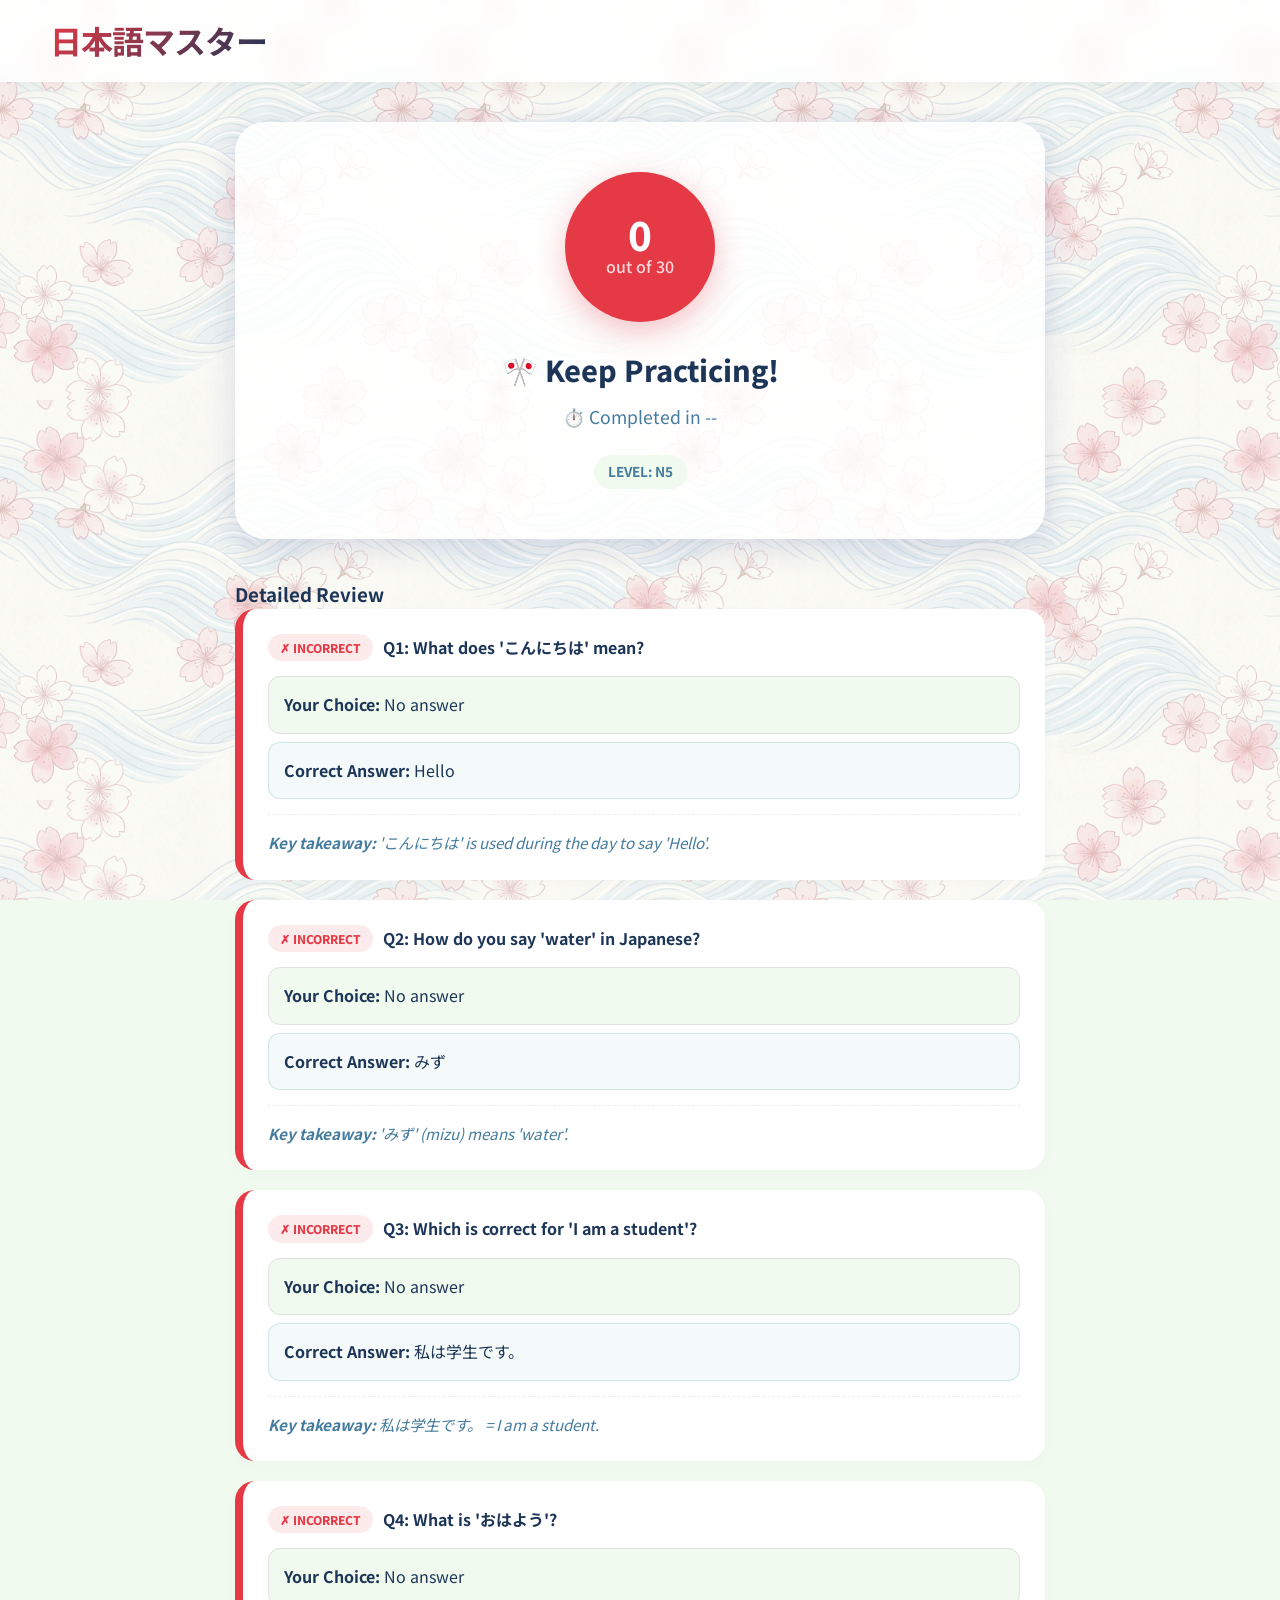
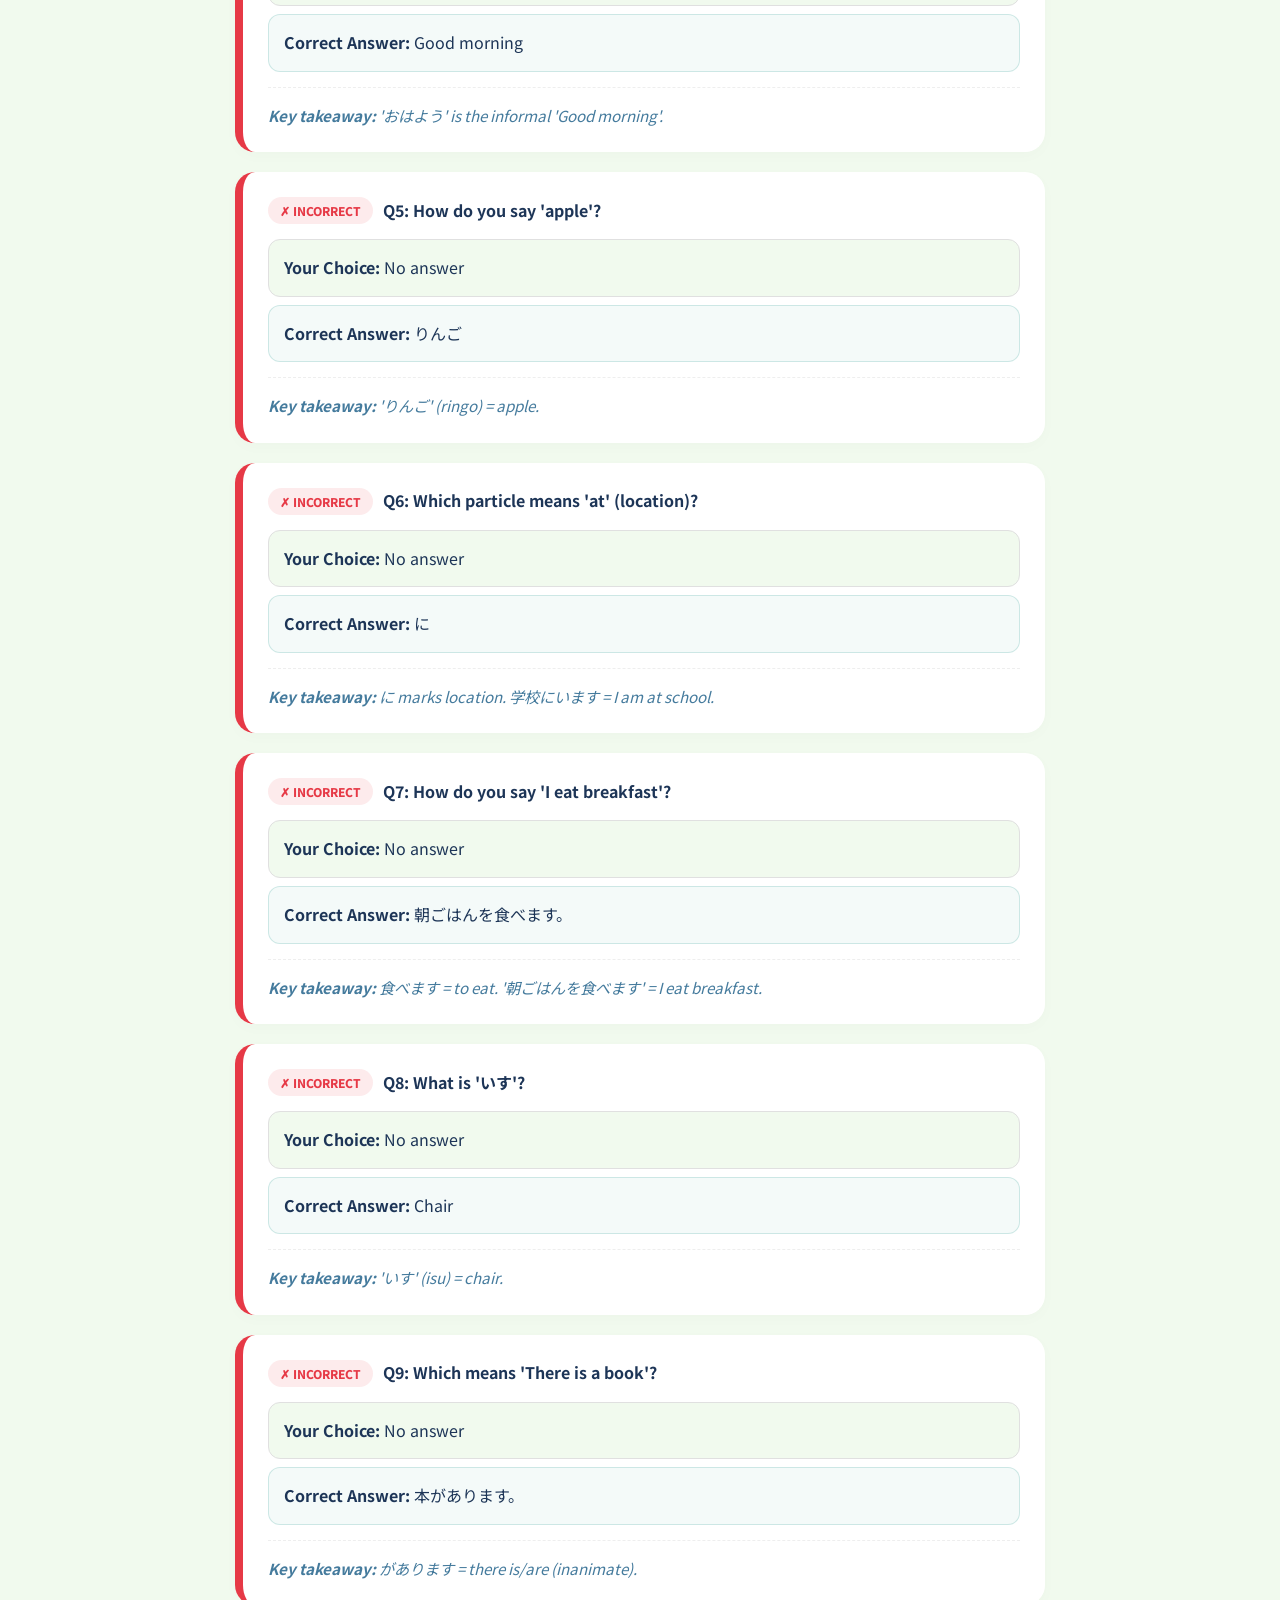
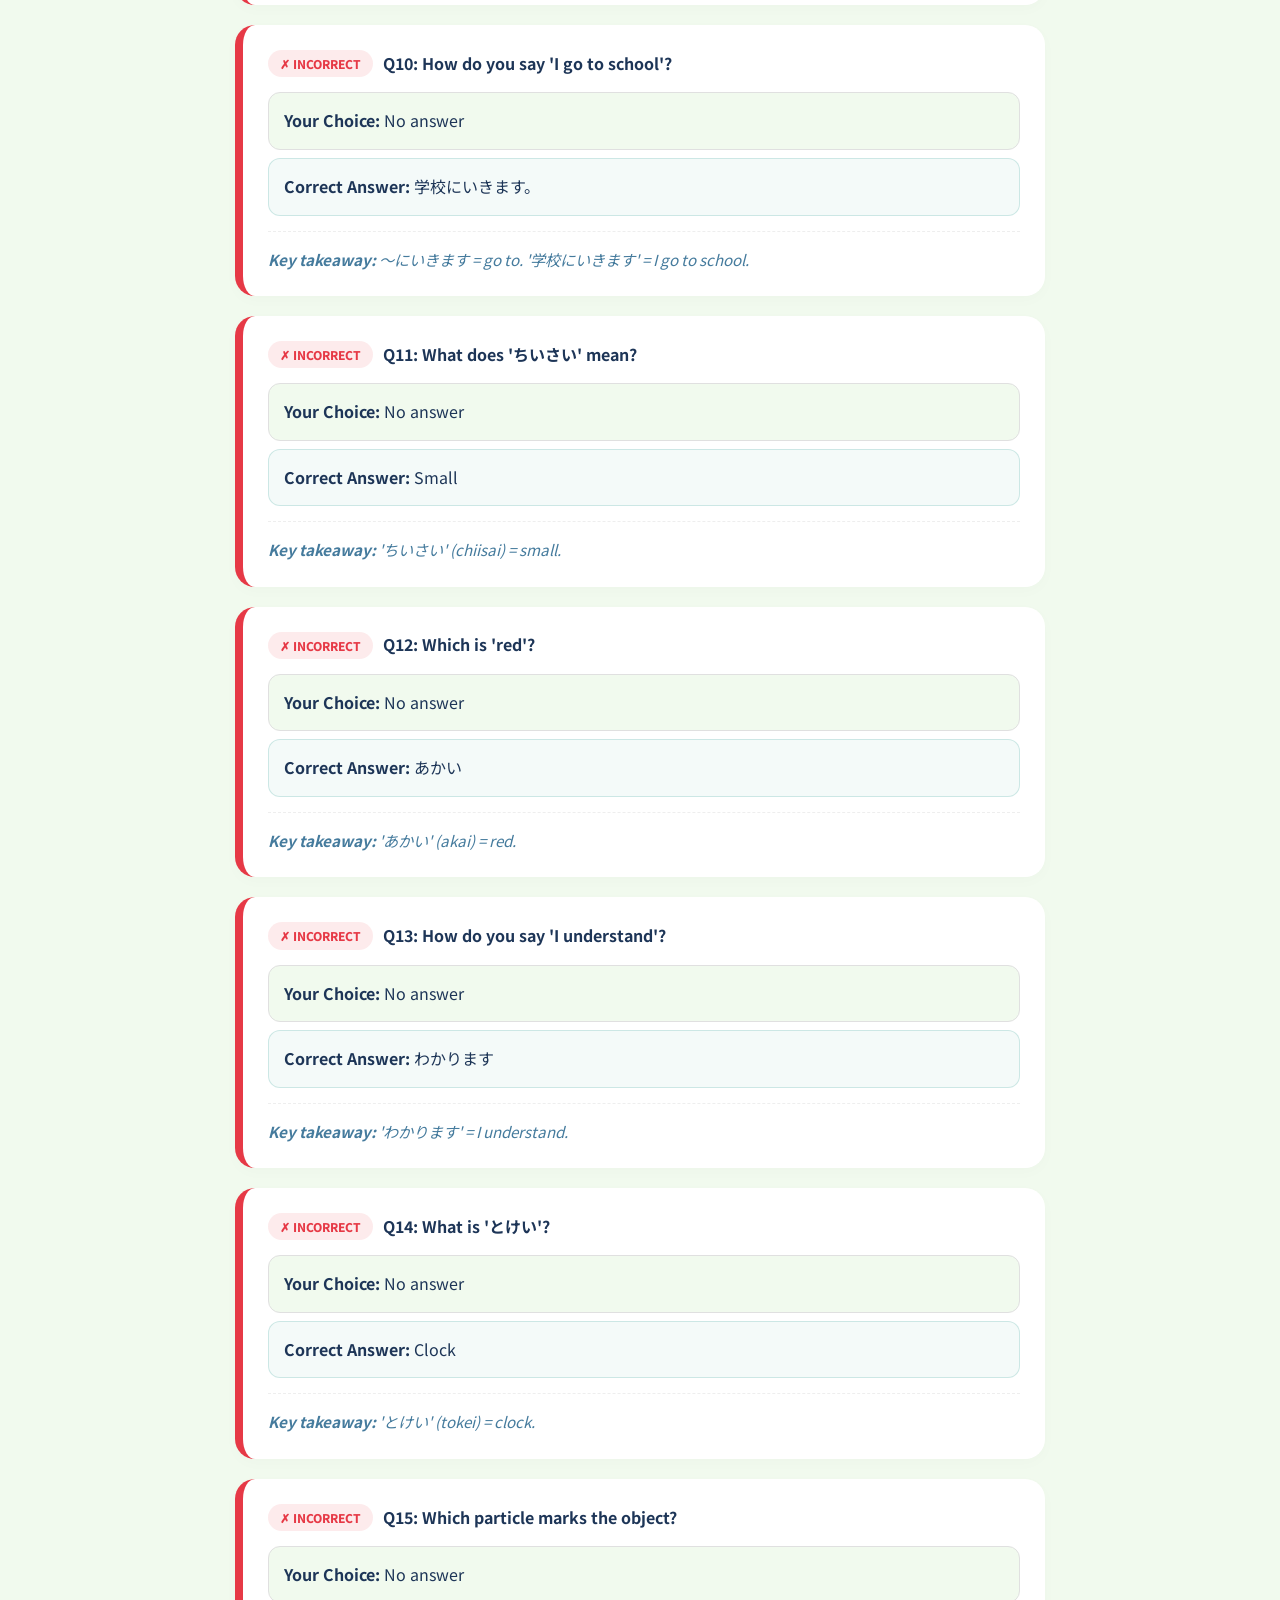
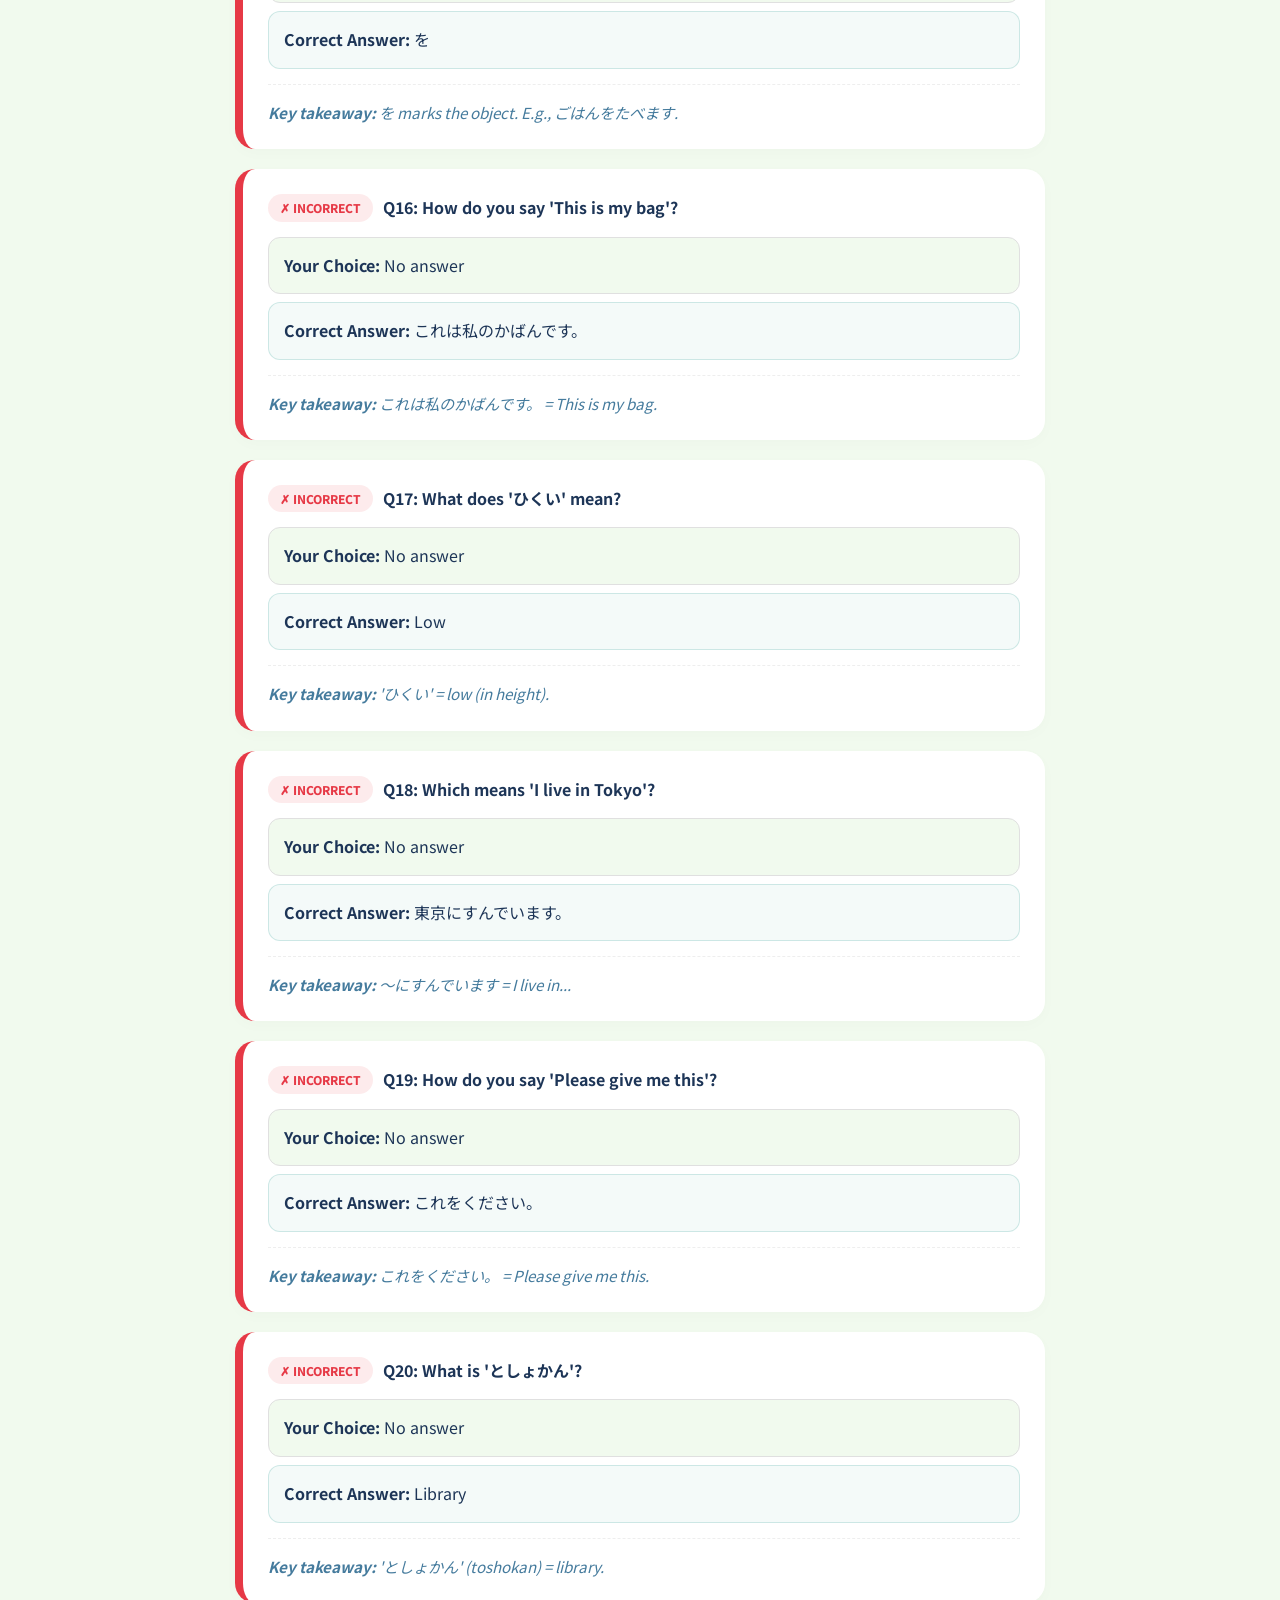
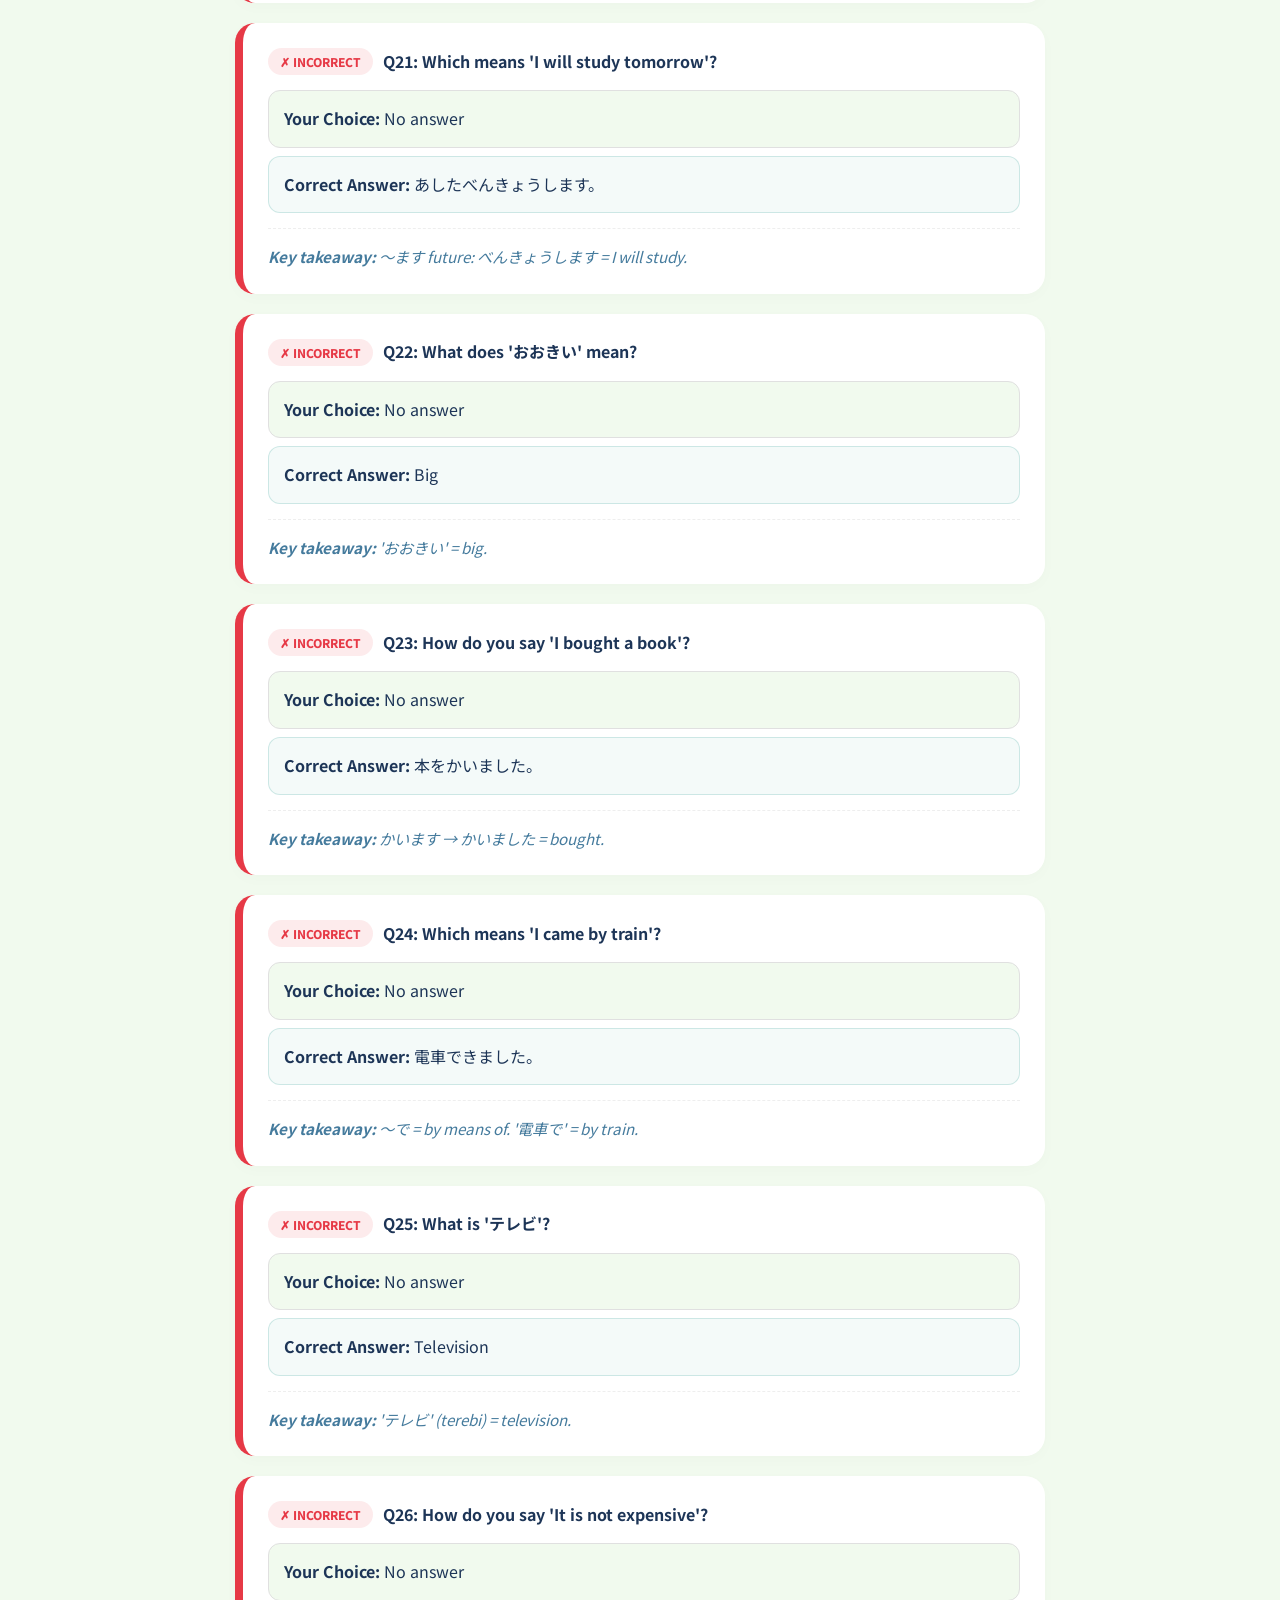
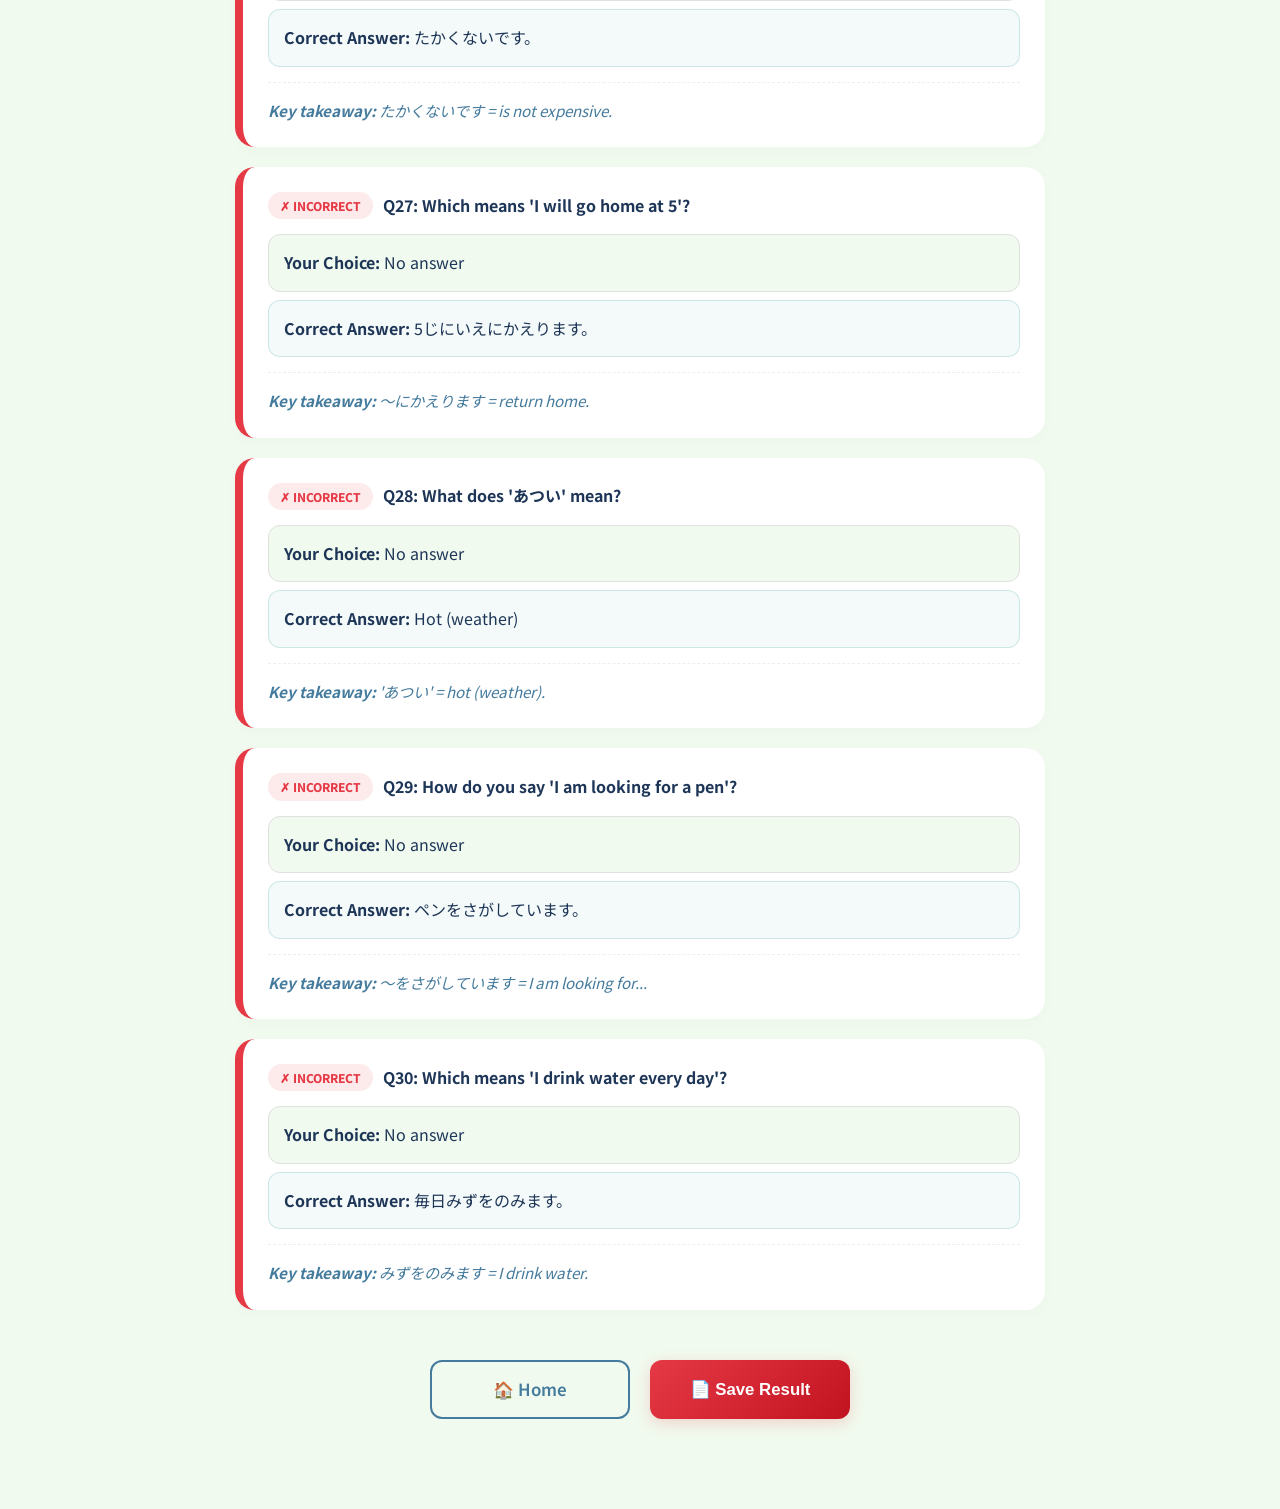
<file: result.html>
<!DOCTYPE html>
<html lang="en">

<head>
  <meta charset="UTF-8" />
  <meta name="viewport" content="width=device-width, initial-scale=1.0" />
  <title>🎉 Quiz Results | 日本語マスター</title>
  <link href="https://fonts.googleapis.com/css2?family=Noto+Sans+JP:wght@400;500;700;800&display=swap" rel="stylesheet">
  <link rel="stylesheet" href="css/style.css" />
  <style>
    .result-container {
      max-width: 850px;
      margin: 0 auto;
    }

    .score-hero {
      text-align: center;
      padding: 50px 30px;
      margin-bottom: 40px;
      background: var(--glass);
      border-radius: 30px;
      box-shadow: var(--shadow);
      position: relative;
      overflow: hidden;
    }

    .score-circle {
      width: 150px;
      height: 150px;
      border-radius: 50%;
      background: var(--primary);
      display: flex;
      flex-direction: column;
      align-items: center;
      justify-content: center;
      margin: 0 auto 25px;
      color: white;
      box-shadow: 0 10px 30px rgba(230, 57, 70, 0.3);
      animation: scaleUp 0.6s cubic-bezier(0.175, 0.885, 0.32, 1.275);
    }

    @keyframes scaleUp {
      from {
        transform: scale(0.5);
        opacity: 0;
      }

      to {
        transform: scale(1);
        opacity: 1;
      }
    }

    .score-num {
      font-size: 2.5rem;
      font-weight: 800;
      line-height: 1;
    }

    .score-total {
      font-size: 1rem;
      opacity: 0.8;
      font-weight: 500;
    }

    .feedback-text {
      font-size: 1.8rem;
      font-weight: 800;
      color: var(--secondary);
      margin-bottom: 10px;
    }

    .time-taken {
      font-size: 1.1rem;
      color: var(--text-light);
    }

    .review-section {
      margin-top: 40px;
    }

    .review-item {
      padding: 25px;
      border-radius: 20px;
      margin-bottom: 20px;
      border-left: 8px solid #eee;
      background: white;
      transition: var(--transition);
      box-shadow: 0 4px 15px rgba(0, 0, 0, 0.02);
    }

    .item-correct {
      border-left-color: var(--success);
    }

    .item-incorrect {
      border-left-color: var(--primary);
    }

    .q-header {
      display: flex;
      align-items: center;
      gap: 10px;
      margin-bottom: 15px;
    }

    .q-status {
      padding: 4px 12px;
      border-radius: 50px;
      font-size: 0.75rem;
      font-weight: 800;
      text-transform: uppercase;
    }

    .status-correct {
      background: rgba(42, 157, 143, 0.1);
      color: var(--success);
    }

    .status-incorrect {
      background: rgba(230, 57, 70, 0.1);
      color: var(--primary);
    }

    .ans-block {
      padding: 15px;
      border-radius: 12px;
      margin-top: 10px;
      font-size: 1rem;
    }

    .your-ans {
      background: var(--light);
      border: 1px solid #e0e0e0;
    }

    .correct-ans {
      background: rgba(42, 157, 143, 0.05);
      border: 1px solid rgba(42, 157, 143, 0.2);
      margin-top: 8px;
    }

    .explanation {
      margin-top: 15px;
      padding-top: 15px;
      border-top: 1px dashed #eee;
      color: var(--text-light);
      font-style: italic;
      font-size: 0.95rem;
    }

    .action-buttons {
      margin-top: 50px;
      display: flex;
      justify-content: center;
      gap: 20px;
      padding-bottom: 50px;
    }
  </style>
</head>

<body>
  <nav class="navbar animate-fade">
    <div class="logo">日本語マスター</div>
  </nav>

  <div class="container animate-fade result-container">
    <div class="score-hero">
      <div class="score-circle">
        <span class="score-num" id="scoreDisplay">--</span>
        <span class="score-total" id="totalQuestions">out of --</span>
      </div>
      <div class="feedback-text" id="feedback">Reviewing...</div>
      <div class="time-taken">⏱️ Completed in <span id="timeTaken">--</span></div>
      <div class="mt-4">
        <span class="badge" id="levelBadge" style="background: var(--light); color: var(--accent);">Level: --</span>
      </div>
    </div>

    <div class="review-section">
      <h3>Detailed Review</h3>
      <div id="reviewContainer"></div>
    </div>

    <div class="action-buttons">
      <a href="index.html" class="btn btn-outline" style="min-width: 200px;">
        🏠 Home
      </a>
      <button onclick="window.print()" class="btn btn-primary" style="min-width: 200px;">
        📄 Save Result
      </button>
    </div>
  </div>

  <script src="js/quiz-data.js"></script>
  <script>
    window.onload = function () {
      const urlParams = new URLSearchParams(window.location.search);
      const level = urlParams.get('level') || 'N5';
      const questions = window.quizQuestions[level] || window.quizQuestions.N5;
      const total = questions.length;
      const time = urlParams.get('time') || '--';

      document.getElementById('totalQuestions').textContent = `out of ${total}`;
      document.getElementById('timeTaken').textContent = time;
      document.getElementById('levelBadge').textContent = `Level: ${level}`;

      let correctCount = 0;
      const reviewContainer = document.getElementById('reviewContainer');

      questions.forEach((q, index) => {
        const userAnswerIndex = parseInt(urlParams.get(`q${index}`));
        const isCorrect = userAnswerIndex === q.correct;
        if (isCorrect) correctCount++;

        const item = document.createElement('div');
        item.className = `review-item animate-slide ${isCorrect ? 'item-correct' : 'item-incorrect'}`;
        item.style.animationDelay = `${index * 0.05}s`;

        const userAnswerText = userAnswerIndex === -1 ? "No answer" : q.options[userAnswerIndex] || "No answer";
        const correctAnswerText = q.options[q.correct];

        item.innerHTML = `
          <div class="q-header">
            <span class="q-status ${isCorrect ? 'status-correct' : 'status-incorrect'}">
                ${isCorrect ? '✓ Correct' : '✗ Incorrect'}
            </span>
            <strong style="color: var(--secondary)">Q${index + 1}: ${q.question}</strong>
          </div>
          <div class="ans-block your-ans">
            <strong>Your Choice:</strong> ${userAnswerText}
          </div>
          ${!isCorrect ? `
          <div class="ans-block correct-ans">
            <strong>Correct Answer:</strong> ${correctAnswerText}
          </div>
          ` : ''}
          <div class="explanation">
            <strong>Key takeaway:</strong> ${q.explanation}
          </div>
        `;
        reviewContainer.appendChild(item);
      });

      document.getElementById('scoreDisplay').textContent = correctCount;
      const feedback = document.getElementById('feedback');
      const scorePercent = (correctCount / total) * 100;

      if (scorePercent >= 90) feedback.textContent = "🌸 Perfect Mastery!";
      else if (scorePercent >= 75) feedback.textContent = "🔥 Amazing Performance!";
      else if (scorePercent >= 50) feedback.textContent = "📚 Good Progress!";
      else feedback.textContent = "🎌 Keep Practicing!";
    };
  </script>
</body>

</html>
</file>
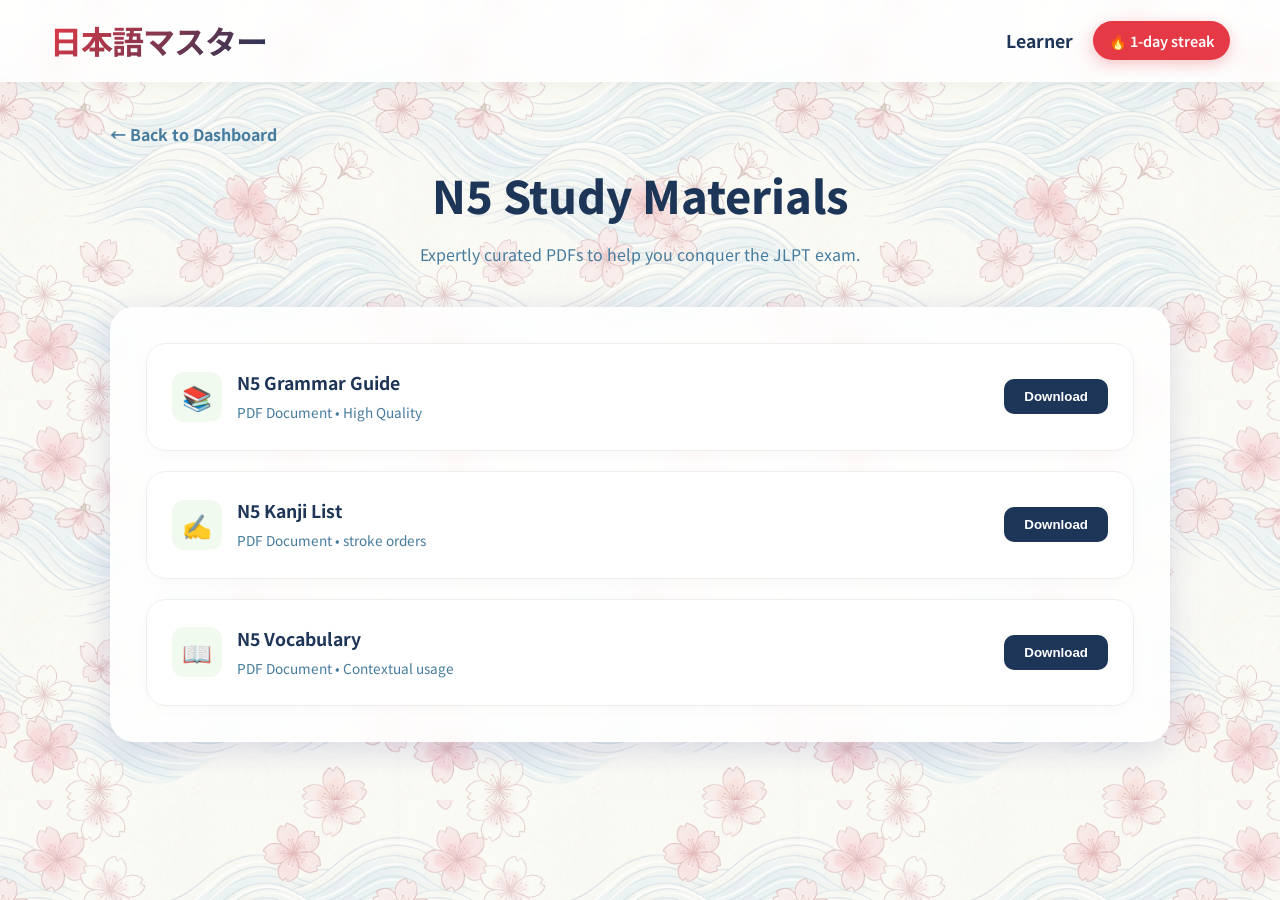
<file: study-materials.html>
<!DOCTYPE html>
<html lang="en">

<head>
  <meta charset="UTF-8" />
  <meta name="viewport" content="width=device-width, initial-scale=1.0" />
  <title>日本語マスター | Study Materials</title>
  <link href="https://fonts.googleapis.com/css2?family=Noto+Sans+JP:wght@400;500;700;800&display=swap" rel="stylesheet">
  <link rel="stylesheet" href="css/style.css" />
  <style>
    .materials-hero {
      text-align: center;
      margin-bottom: 40px;
    }

    .back-link {
      display: inline-flex;
      align-items: center;
      gap: 5px;
      color: var(--accent);
      text-decoration: none;
      font-weight: 700;
      margin-bottom: 20px;
      transition: var(--transition);
    }

    .back-link:hover {
      color: var(--primary);
      transform: translateX(-5px);
    }

    .file-grid {
      display: grid;
      gap: 20px;
    }

    .file-item {
      background: var(--white);
      display: flex;
      justify-content: space-between;
      align-items: center;
      padding: 25px;
      border-radius: 20px;
      border: 1px solid #eee;
      transition: var(--transition);
      box-shadow: 0 4px 15px rgba(0, 0, 0, 0.02);
    }

    .file-item:hover {
      border-color: var(--primary);
      transform: scale(1.02);
      box-shadow: 0 10px 30px rgba(0, 0, 0, 0.08);
    }

    .file-info {
      display: flex;
      align-items: center;
      gap: 15px;
    }

    .file-icon {
      width: 50px;
      height: 50px;
      background: var(--light);
      display: flex;
      align-items: center;
      justify-content: center;
      border-radius: 12px;
      font-size: 1.5rem;
    }

    .file-details h3 {
      font-size: 1.1rem;
      color: var(--secondary);
      margin-bottom: 2px;
    }

    .file-details span {
      font-size: 0.85rem;
      color: var(--text-light);
    }

    .download-btn {
      background: var(--secondary);
      color: white;
      border: none;
      padding: 10px 20px;
      border-radius: 10px;
      cursor: pointer;
      font-weight: 700;
      transition: var(--transition);
    }

    .download-btn:hover {
      background: var(--primary);
      transform: translateY(-2px);
    }
  </style>
</head>

<body>
  <nav class="navbar animate-fade">
    <div class="logo">日本語マスター</div>
    <div class="user-info">
      <span class="username">Learner</span>
      <span class="streak">🔥 1-day streak</span>
    </div>
  </nav>

  <div class="container animate-fade">
    <a href="index.html" class="back-link">← Back to Dashboard</a>

    <header class="materials-hero">
      <h1 id="pageTitle">Study Materials</h1>
      <p>Expertly curated PDFs to help you conquer the JLPT exam.</p>
    </header>

    <div class="card file-grid">
      <!-- Grammar -->
      <div class="file-item animate-slide">
        <div class="file-info">
          <div class="file-icon">📚</div>
          <div class="file-details">
            <h3 id="grammarTitle">Grammar Guide</h3>
            <span>PDF Document • High Quality</span>
          </div>
        </div>
        <button class="download-btn" id="grammarBtn">Download</button>
      </div>

      <!-- Kanji -->
      <div class="file-item animate-slide" style="animation-delay: 0.1s">
        <div class="file-info">
          <div class="file-icon">✍️</div>
          <div class="file-details">
            <h3 id="kanjiTitle">Kanji List</h3>
            <span>PDF Document • stroke orders</span>
          </div>
        </div>
        <button class="download-btn" id="kanjiBtn">Download</button>
      </div>

      <!-- Vocabulary -->
      <div class="file-item animate-slide" style="animation-delay: 0.2s">
        <div class="file-info">
          <div class="file-icon">📖</div>
          <div class="file-details">
            <h3 id="vocabTitle">Vocabulary</h3>
            <span>PDF Document • Contextual usage</span>
          </div>
        </div>
        <button class="download-btn" id="vocabBtn">Download</button>
      </div>
    </div>
  </div>

  <script>
    // Get level from URL
    const urlParams = new URLSearchParams(window.location.search);
    const level = urlParams.get('level') || 'N5';

    // Set default username
    const usernameEl = document.querySelector('.navbar .user-info .username');
    if (usernameEl) {
      usernameEl.textContent = 'Learner';
    }

    // Update page content
    document.getElementById('pageTitle').textContent = `${level} Study Materials`;
    document.getElementById('grammarTitle').textContent = `${level} Grammar Guide`;
    document.getElementById('kanjiTitle').textContent = `${level} Kanji List`;
    document.getElementById('vocabTitle').textContent = `${level} Vocabulary`;

    // Set download paths
    document.getElementById('grammarBtn').onclick = () => downloadFile(`pdfs/${level}-Grammar.pdf`);
    document.getElementById('kanjiBtn').onclick = () => downloadFile(`pdfs/${level}-Kanji.pdf`);
    document.getElementById('vocabBtn').onclick = () => downloadFile(`pdfs/${level}-Vocabulary.pdf`);

    function downloadFile(path) {
      const link = document.createElement('a');
      link.href = path;
      link.download = path.split('/').pop(); // Extract filename
      document.body.appendChild(link);
      link.click();
      document.body.removeChild(link);
    }
  </script>
</body>

</html>
</file>
<file: css/style.css>
:root {
  --primary: #e63946;
  --primary-dark: #c1121f;
  --secondary: #1d3557;
  --accent: #457b9d;
  --light: #f1faee;
  --white: #ffffff;
  --glass: rgba(255, 255, 255, 0.85);
  --glass-border: rgba(255, 255, 255, 0.2);
  --shadow: 0 8px 32px 0 rgba(31, 38, 135, 0.15);
  --text: #1d3557;
  --text-light: #457b9d;
  --danger: #d62828;
  --success: #2a9d8f;
  --transition: all 0.3s cubic-bezier(0.4, 0, 0.2, 1);
}

* {
  margin: 0;
  padding: 0;
  box-sizing: border-box;
}

body {
  font-family: 'Noto Sans JP', sans-serif;
  background: var(--light) url('../assets/bg-pattern.png') fixed;
  background-size: 400px;
  color: var(--text);
  line-height: 1.6;
  min-height: 100vh;
  overflow-x: hidden;
}

/* Animations */
@keyframes fadeIn {
  from {
    opacity: 0;
    transform: translateY(10px);
  }

  to {
    opacity: 1;
    transform: translateY(0);
  }
}

@keyframes slideIn {
  from {
    transform: translateX(-20px);
    opacity: 0;
  }

  to {
    transform: translateX(0);
    opacity: 1;
  }
}

.animate-fade {
  animation: fadeIn 0.6s ease-out forwards;
}

.animate-slide {
  animation: slideIn 0.5s ease-out forwards;
}

.container {
  max-width: 1100px;
  margin: 0 auto;
  padding: 40px 20px;
}

/* Navbar */
.navbar {
  background: var(--glass);
  backdrop-filter: blur(10px);
  -webkit-backdrop-filter: blur(10px);
  border-bottom: 1px solid var(--glass-border);
  position: sticky;
  top: 0;
  z-index: 1000;
  padding: 15px 50px;
  display: flex;
  justify-content: space-between;
  align-items: center;
  box-shadow: 0 2px 20px rgba(0, 0, 0, 0.05);
}

.navbar .logo {
  font-size: 2rem;
  font-weight: 700;
  color: var(--primary);
  letter-spacing: -1px;
  background: linear-gradient(135deg, var(--primary), var(--secondary));
  -webkit-background-clip: text;
  background-clip: text;
  -webkit-text-fill-color: transparent;
}

.navbar .user-info {
  display: flex;
  align-items: center;
  gap: 20px;
}

.username {
  font-weight: 700;
  color: var(--secondary);
  font-size: 1.1rem;
}

.streak {
  background: var(--primary);
  color: white;
  padding: 8px 16px;
  border-radius: 50px;
  font-size: 0.9rem;
  font-weight: 600;
  box-shadow: 0 4px 15px rgba(230, 57, 70, 0.3);
  transition: var(--transition);
}

.streak:hover {
  transform: scale(1.05);
  box-shadow: 0 6px 20px rgba(230, 57, 70, 0.4);
}

/* Buttons */
.btn {
  padding: 14px 28px;
  border: none;
  border-radius: 12px;
  cursor: pointer;
  font-size: 1.05rem;
  font-weight: 600;
  transition: var(--transition);
  display: inline-flex;
  align-items: center;
  justify-content: center;
  gap: 8px;
  text-decoration: none;
}

.btn-primary {
  background: linear-gradient(135deg, var(--primary), var(--primary-dark));
  color: white;
  box-shadow: 0 4px 15px rgba(230, 57, 70, 0.2);
}

.btn-primary:hover {
  transform: translateY(-2px);
  box-shadow: 0 8px 25px rgba(230, 57, 70, 0.4);
  filter: brightness(1.1);
}

.btn-outline {
  background: transparent;
  border: 2px solid var(--accent);
  color: var(--accent);
}

.btn-outline:hover {
  background: var(--accent);
  color: white;
}

/* Cards */
.card {
  background: var(--glass);
  backdrop-filter: blur(12px);
  -webkit-backdrop-filter: blur(12px);
  border: 1px solid var(--glass-border);
  padding: 35px;
  border-radius: 24px;
  box-shadow: var(--shadow);
  margin-bottom: 30px;
  transition: var(--transition);
}

.card:hover {
  transform: translateY(-5px);
  box-shadow: 0 12px 40px rgba(31, 38, 135, 0.2);
}

/* Typography */
h1 {
  font-size: 2.8rem;
  font-weight: 800;
  margin-bottom: 20px;
  color: var(--secondary);
  line-height: 1.2;
}

h2 {
  font-size: 2rem;
  font-weight: 700;
  color: var(--secondary);
  margin-bottom: 15px;
}

p {
  color: var(--text-light);
  margin-bottom: 15px;
}

/* Form Elements */
.form-group {
  margin-bottom: 25px;
}

label {
  display: block;
  margin-bottom: 10px;
  font-weight: 600;
  color: var(--secondary);
  font-size: 0.95rem;
}

input,
select {
  width: 100%;
  padding: 16px;
  border: 1px solid #e0e0e0;
  border-radius: 14px;
  font-size: 1rem;
  background: white;
  transition: var(--transition);
}

input:focus,
select:focus {
  border-color: var(--primary);
  outline: none;
  box-shadow: 0 0 0 4px rgba(230, 57, 70, 0.1);
}

/* Badges */
.badge {
  display: inline-block;
  padding: 6px 14px;
  border-radius: 50px;
  font-size: 0.85rem;
  font-weight: 700;
  text-transform: uppercase;
}

/* Utilities */
.text-center {
  text-align: center;
}

.mt-4 {
  margin-top: 1.5rem;
}

.mb-4 {
  margin-bottom: 1.5rem;
}

@media (max-width: 768px) {
  .navbar {
    padding: 15px 20px;
  }

  h1 {
    font-size: 2rem;
  }

  .container {
    padding: 20px;
  }
}
</file>
